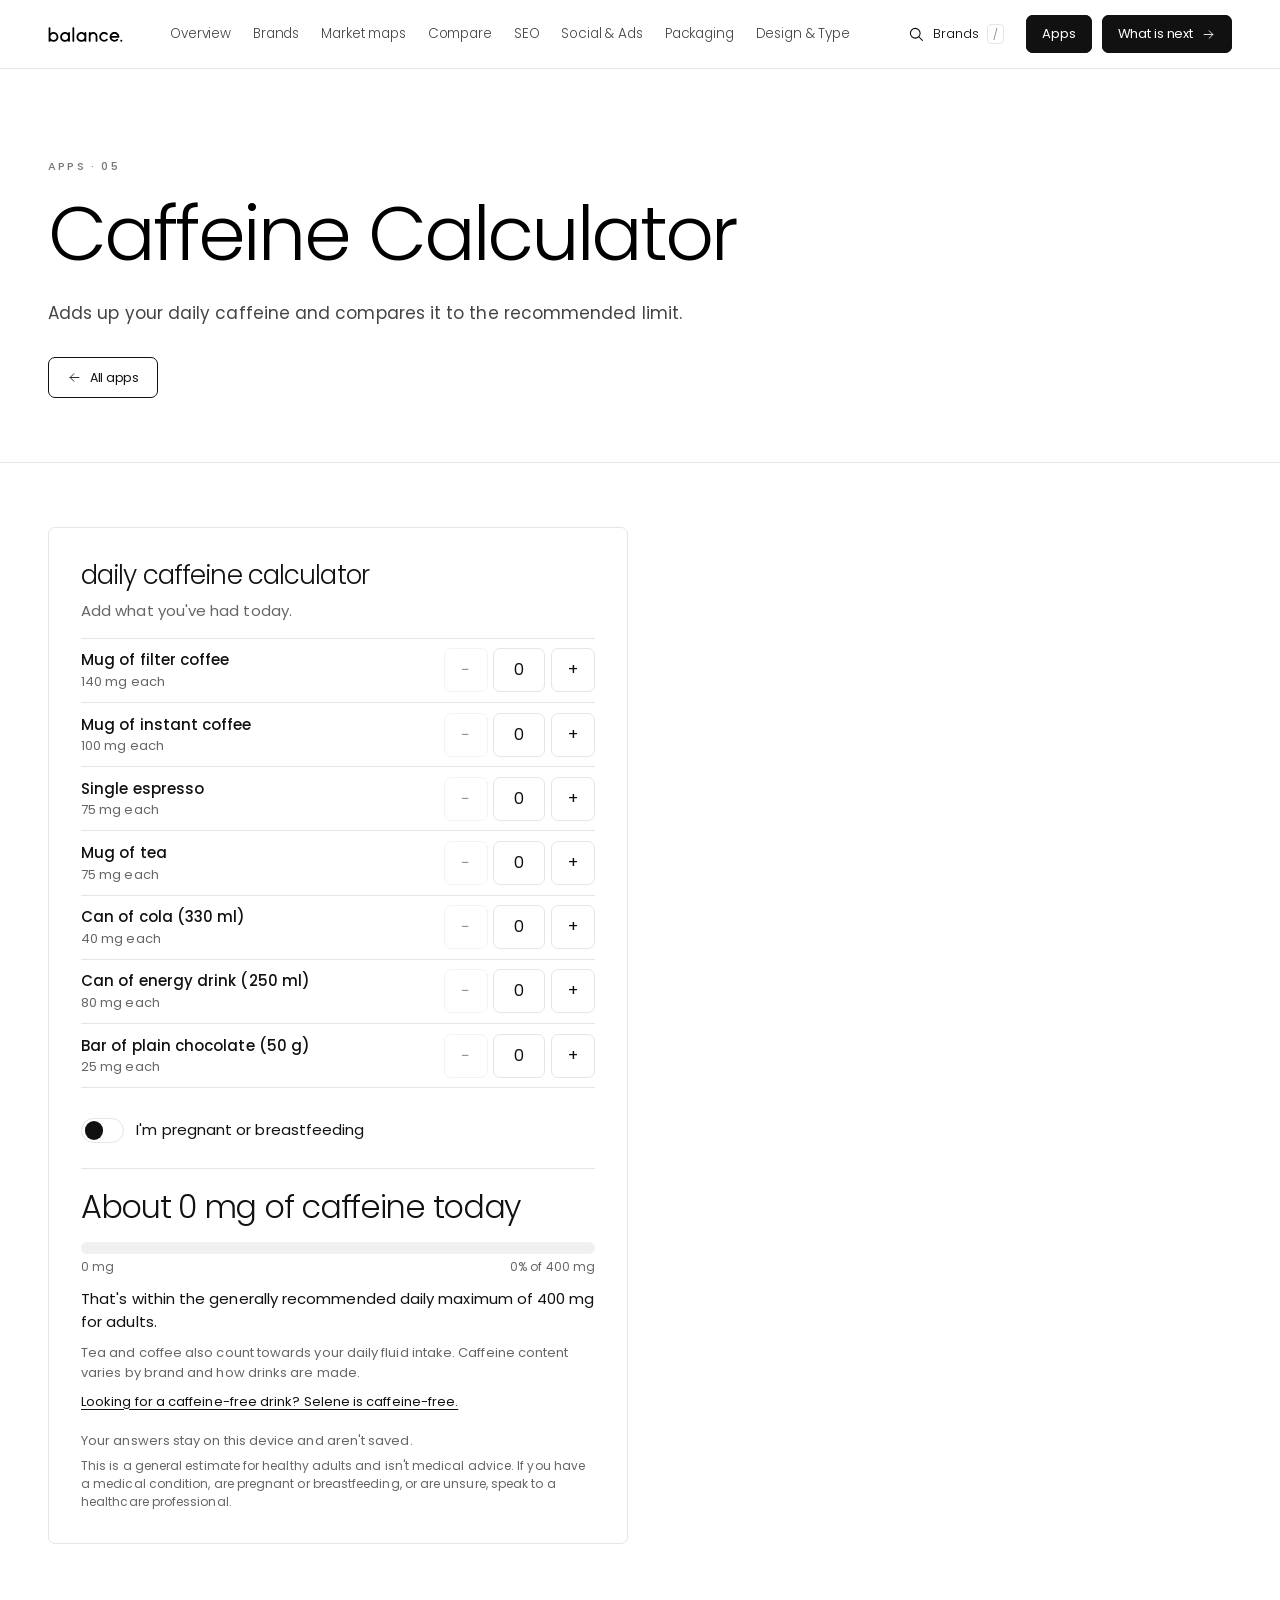
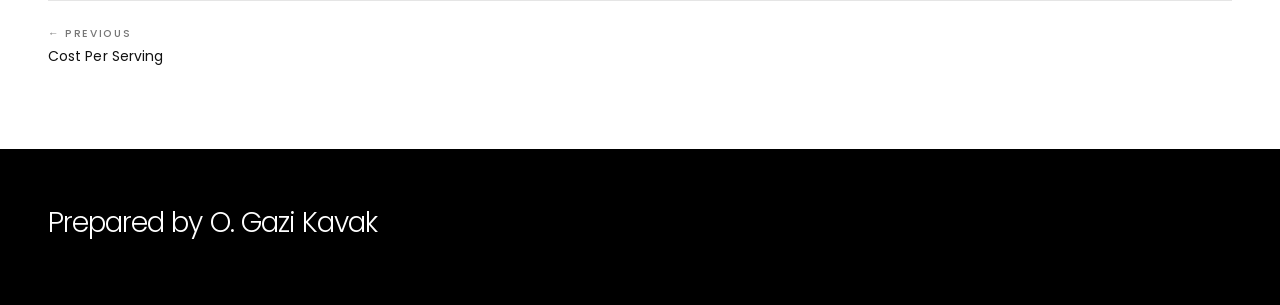
<file: app-caffeine-calculator.html>
<!doctype html>
<html lang="en">
<head>
<meta charset="utf-8">
<meta name="viewport" content="width=device-width, initial-scale=1">
<title>Caffeine Calculator · balance.</title>
<meta name="description" content="Adds up your daily caffeine and compares it to the recommended limit.">
<meta name="author" content="O. Gazi Kavak">
<meta name="robots" content="noindex,nofollow">
<meta name="theme-color" content="#000000">
<link rel="icon" href="data:image/svg+xml,%3Csvg xmlns='http://www.w3.org/2000/svg' viewBox='0 0 32 32'%3E%3Crect width='32' height='32' rx='7' fill='%23000'/%3E%3Ctext x='16' y='22' font-family='Poppins,Arial,sans-serif' font-size='17' font-weight='300' fill='%23fff' text-anchor='middle'%3Eb.%3C/text%3E%3C/svg%3E">
<link rel="preconnect" href="https://fonts.googleapis.com">
<link rel="preconnect" href="https://fonts.gstatic.com" crossorigin>
<link href="https://fonts.googleapis.com/css2?family=Inter+Tight:wght@300;400;500;600;700&family=JetBrains+Mono:wght@400;600&family=Fraunces:opsz,wght@9..144,300;9..144,400&family=Poppins:wght@300;400;500;600&family=Montserrat:wght@800&family=Inter:wght@300;400;700&family=Space+Mono:wght@700&family=Asul&family=Nunito+Sans:wght@400&family=Space+Grotesk:wght@400;600&family=Work+Sans:wght@400&family=Bebas+Neue&family=Figtree:wght@400;700&family=DM+Sans:wght@400&family=Archivo:wght@800&family=Outfit:wght@600&family=Arima:wght@700&display=swap" rel="stylesheet">
<link rel="stylesheet" href="site.css">
</head>
<body class="ap">
<div class="top"><div class="wrap">
  <a class="logo" href="index.html#/" aria-label="balance. Brand Radar"><svg class="blogo" viewBox="0 0 107 30" xmlns="http://www.w3.org/2000/svg" role="img" aria-label="balance."><g fill="currentColor"><path d="M14.84,18.46c0,3.85-3.13,6.98-6.98,6.98-1.68,0-3.22-.6-4.43-1.59v.31c0,.7-.57,1.28-1.28,1.28s-1.28-.57-1.28-1.28v-5.7h0V5.84c0-.7.57-1.27,1.28-1.27s1.28.57,1.28,1.27v7.23c1.2-.99,2.75-1.59,4.43-1.59,3.85,0,6.98,3.13,6.98,6.98ZM12.29,18.46c0-2.44-1.99-4.43-4.430-4.43s-4.42,1.98-4.43,4.42h0c0,2.45,1.99,4.43,4.43,4.43s4.43-1.99,4.43-4.43Z"/><path d="M31.34,18.46s0,0,0,0v5.69c0,.7-.57,1.28-1.28,1.28s-1.27-.57-1.27-1.28v-.31c-1.21.99-2.75,1.59-4.43,1.59-3.85,0-6.98-3.13-6.98-6.98s3.13-6.98,6.98-6.98c1.68,0,3.22.6,4.42,1.59v-.31c0-.7.57-1.28,1.28-1.28s1.28.57,1.28,1.28v5.69h0ZM28.79,18.45c0-2.44-1.99-4.42-4.42-4.42s-4.43,1.98-4.43,4.43,1.99,4.43,4.43,4.43,4.42-1.98,4.42-4.42h0Z"/><path d="M37.48,5.86v18.3c0,.71-.57,1.28-1.28,1.28s-1.28-.57-1.28-1.28V5.86c0-.7.57-1.28,1.28-1.28s1.28.57,1.28,1.28Z"/><path d="M54.73,18.46s0,0,0,0v5.69c0,.7-.57,1.28-1.27,1.28s-1.28-.57-1.28-1.28v-.31c-1.21.99-2.75,1.59-4.43,1.59-3.85,0-6.98-3.13-6.98-6.98s3.13-6.98,6.98-6.98c1.68,0,3.22.6,4.42,1.59v-.31c0-.7.57-1.28,1.28-1.28s1.28.57,1.28,1.28v5.69h0ZM52.18,18.45c0-2.44-1.99-4.42-4.42-4.42s-4.43,1.98-4.43,4.43,1.99,4.43,4.43,4.43,4.42-1.98,4.42-4.42h0Z"/><path d="M70.6,17.62v6.54c0,.7-.57,1.28-1.28,1.28s-1.27-.57-1.27-1.28v-6.54c0-1.98-1.61-3.59-3.59-3.59s-3.59,1.61-3.59,3.59v6.54c0,.71-.57,1.28-1.28,1.28s-1.280-.57-1.28-1.28v-11.4c0-.7.57-1.27,1.28-1.27s1.21.52,1.27,1.18c1.01-.74,2.25-1.18,3.6-1.18,3.39,0,6.14,2.75,6.14,6.14Z"/><path d="M85.08,23.39c-1.36,1.36-3.15,2.04-4.93,2.04s-3.57-.68-4.93-2.04c-2.72-2.72-2.72-7.15,0-9.87,1.32-1.32,3.07-2.04,4.93-2.04s3.62.73,4.93,2.05c.5.5.5,1.31,0,1.8-.5.5-1.31.5-1.8,0-.84-.84-1.95-1.3-3.13-1.3s-2.29.46-3.13,1.3c-1.73,1.73-1.73,4.53,0,6.26s4.53,1.73,6.26,0c.5-.5,1.3-.5,1.8,0s.5,1.31,0,1.8Z"/><path d="M101.96,18.46c0,.7-.57,1.28-1.27,1.28h-9.94c.2.68.57,1.32,1.11,1.85,1.73,1.73,4.53,1.73,6.26,0,.5-.5,1.3-.5,1.8,0,.5.5.5,1.3,0,1.8-1.36,1.36-3.15,2.04-4.93,2.04s-3.57-.68-4.93-2.04c-1.33-1.33-2.01-3.08-2.04-4.83,0-.03,0-.07,0-.1s0-.07,0-.1c.03-1.75.71-3.5,2.04-4.83,2.72-2.72,7.15-2.72,9.87,0,1.32,1.32,2.04,3.07,2.04,4.93ZM99.23,17.19c-.21-.69-.58-1.33-1.11-1.85-1.73-1.73-4.53-1.73-6.26,0-.54.54-.9,1.18-1.11,1.85h8.48Z"/><path d="M103.35,24.01c0-.76.62-1.380,1.38-1.38s1.38.62,1.38,1.38-.62,1.38-1.38,1.38-1.38-.62-1.38-1.38Z"/></g></svg></a>
  <nav class="menu" id="menu">
    <a href="index.html#/">Overview</a>
    <a href="index.html#/brands">Brands</a>
    <a href="index.html#/maps">Market maps</a>
    <a href="index.html#/compare">Compare</a>
    <a href="index.html#/seo">SEO</a>
    <a href="index.html#/social">Social &amp; Ads</a>
    <a href="index.html#/packaging">Packaging</a>
    <a href="index.html#/design">Design &amp; Type</a>
    <div class="mfoot"><a class="mfind mapps" href="apps.html">Apps</a><a class="mfind" href="seo-report.html">What is next<svg viewBox="0 0 24 24" fill="none" stroke="currentColor" stroke-width="1.4" stroke-linecap="round" stroke-linejoin="round" aria-hidden="true"><path d="M5 12h14M13 6l6 6-6 6"/></svg></a><p>Prepared by O. Gazi Kavak</p></div>
  </nav>
  <div class="tools">
    <button class="ib" id="findbtn" type="button" aria-label="Find a brand" aria-expanded="false" aria-controls="finder"><svg viewBox="0 0 24 24" fill="none" stroke="currentColor" stroke-width="1.4" stroke-linecap="round" aria-hidden="true"><circle cx="11" cy="11" r="6.5"/><path d="M16 16l4.5 4.5"/></svg><span class="lbl">Brands</span><kbd>/</kbd></button>
    <a class="apb" href="apps.html" aria-current="page">Apps</a>
    <a class="wn" href="seo-report.html">What is next<svg viewBox="0 0 24 24" fill="none" stroke="currentColor" stroke-width="1.4" stroke-linecap="round" stroke-linejoin="round" aria-hidden="true"><path d="M5 12h14M13 6l6 6-6 6"/></svg></a>
    <button class="ib burger" id="burger" type="button" aria-label="Open menu" aria-expanded="false" aria-controls="menu"><svg class="l" viewBox="0 0 24 24" fill="none" stroke="currentColor" stroke-width="1.4" stroke-linecap="round" aria-hidden="true"><path d="M4 7h16M4 12h16M4 17h16"/></svg><svg class="x" viewBox="0 0 24 24" fill="none" stroke="currentColor" stroke-width="1.4" stroke-linecap="round" aria-hidden="true"><path d="M6 6l12 12M18 6L6 18"/></svg></button>
  </div>
  <div class="finder" id="finder" role="dialog" aria-label="Find a brand" hidden>
    <div class="q"><svg viewBox="0 0 24 24" fill="none" stroke="currentColor" stroke-width="1.4" stroke-linecap="round" aria-hidden="true"><circle cx="11" cy="11" r="6.5"/><path d="M16 16l4.5 4.5"/></svg><input id="findq" type="search" placeholder="Find a brand" autocomplete="off" spellcheck="false" aria-label="Brand name"></div>
    <ul id="findlist"></ul>
  </div>
</div></div>
<main>
<header class="hero"><div class="wrap">
  <div class="eyebrow">Apps · 05</div>
  <h1 style="margin-top:18px">Caffeine Calculator</h1>
  <p class="lead" style="margin-top:24px">Adds up your daily caffeine and compares it to the recommended limit.</p>
  <div class="appnav"><a class="btn" href="apps.html"><svg viewBox="0 0 24 24" fill="none" stroke="currentColor" stroke-width="1.4" stroke-linecap="round" stroke-linejoin="round" aria-hidden="true"><path d="M19 12H5M11 6l-6 6 6 6"/></svg>All apps</a></div>
</div></header>
<section><div class="wrap">
  <div class="apptool">
<!-- balance. — Tool 5: Daily Caffeine Calculator (paste into a Shopify "Custom Liquid" section) -->
<div class="bal-caf-card" id="bal-caf-root">
  <h2 class="bal-caf-title">daily caffeine calculator</h2>
  <p class="bal-caf-intro">Add what you've had today.</p>

  <ul class="bal-caf-list" id="bal-caf-list"></ul>

  <div class="bal-caf-toggle">
    <input class="bal-caf-switch" type="checkbox" id="bal-caf-preg" role="switch">
    <label for="bal-caf-preg">I'm pregnant or breastfeeding</label>
  </div>

  <div class="bal-caf-results" id="bal-caf-results" aria-live="polite"></div>

  <p class="bal-caf-privacy">Your answers stay on this device and aren't saved.</p>
  <p class="bal-caf-disclaimer">This is a general estimate for healthy adults and isn't medical advice. If you have a medical condition, are pregnant or breastfeeding, or are unsure, speak to a healthcare professional.</p>
</div>

<style>
.bal-caf-card{box-sizing:border-box;font-family:Poppins,sans-serif;font-size:max(1rem,16px);line-height:1.5;color:#111111;background:#FFFFFF;border:1px solid #E5E5E5;border-radius:7px;padding:2em;max-width:40em;margin:0 auto;text-align:left}
.bal-caf-card *,.bal-caf-card *::before,.bal-caf-card *::after{box-sizing:border-box}
.bal-caf-title{font-family:Poppins,sans-serif;font-size:1.625em;font-weight:300;line-height:1.2;letter-spacing:-.034em;color:#111111;margin:0 0 .35em}
.bal-caf-intro{font-size:.9375em;color:#666666;margin:0 0 1em}
.bal-caf-list{list-style:none;margin:0 0 1.25em;padding:0;border-top:1px solid #E5E5E5}
.bal-caf-row{display:grid;grid-template-columns:minmax(0,1fr) auto;align-items:center;gap:.5em .75em;padding:.6em 0;border-bottom:1px solid #E5E5E5}
.bal-caf-name{font-size:.9375em;font-weight:500;color:#111111;display:block}
.bal-caf-mg{display:block;font-size:.8125em;font-weight:400;color:#666666}
.bal-caf-counter{display:grid;grid-template-columns:2.75em 3.25em 2.75em;gap:.35em;align-items:center}
.bal-caf-step{min-height:2.75em;min-width:0;width:100%;font:inherit;font-size:1em;line-height:1;color:#111111;background:#FFFFFF;border:1px solid #E5E5E5;border-radius:7px;cursor:pointer}
.bal-caf-step:hover{border-color:#111111}
.bal-caf-step:disabled{opacity:.45;cursor:default;border-color:#E5E5E5}
.bal-caf-input{width:100%;min-height:2.75em;padding:.25em;font:inherit;font-size:1em;text-align:center;color:#111111;background:#FFFFFF;border:1px solid #E5E5E5;border-radius:7px;-moz-appearance:textfield;appearance:textfield}
.bal-caf-input::-webkit-outer-spin-button,.bal-caf-input::-webkit-inner-spin-button{-webkit-appearance:none;margin:0}
.bal-caf-input[aria-invalid="true"]{border-color:#111111}
.bal-caf-msg{grid-column:1/-1;font-size:.8125em;color:#666666;margin:0}
.bal-caf-msg:empty{display:none}
.bal-caf-toggle{display:flex;align-items:center;gap:.75em;min-height:2.75em;margin:0 0 .25em}
.bal-caf-toggle label{flex:1;display:flex;align-items:center;min-height:2.95em;font-size:.9375em;cursor:pointer}
.bal-caf-switch{-webkit-appearance:none;appearance:none;position:relative;flex:none;width:3.25em;height:1.875em;margin:0;background:#FFFFFF;border:1px solid #E5E5E5;border-radius:999px;cursor:pointer;transition:background .2s ease}
.bal-caf-switch::after{content:"";position:absolute;top:.1875em;left:.1875em;width:1.375em;height:1.375em;border-radius:50%;background:#111111;transition:transform .2s ease}
.bal-caf-switch:checked{background:#111111;border-color:#111111}
.bal-caf-switch:checked::after{background:#FFFFFF;transform:translateX(1.25em)}
.bal-caf-step:focus-visible,.bal-caf-input:focus-visible,.bal-caf-switch:focus-visible,.bal-caf-link:focus-visible{outline:2px solid #111111;outline-offset:2px}
.bal-caf-results{margin-top:1em;padding-top:1.25em;border-top:1px solid #E5E5E5}
.bal-caf-big{font-size:2em;font-weight:300;line-height:1.15;letter-spacing:-.04em;margin:0 0 .5em;color:#111111}
.bal-caf-track{position:relative;height:.75em;background:#F0F0F0;border-radius:999px;overflow:hidden}
.bal-caf-fill{height:100%;background:#111111;border-radius:999px;transition:width .3s ease}
.bal-caf-fill.bal-caf-over{background:#444444}
.bal-caf-scale{display:flex;justify-content:space-between;font-size:.75em;color:#666666;margin:.35em 0 0;font-variant-numeric:tabular-nums}
.bal-caf-line{font-size:.9375em;margin:.8em 0 0;color:#111111}
.bal-caf-note{font-size:.8125em;color:#666666;margin:.75em 0 0}
.bal-caf-link{color:#111111;text-decoration:underline;text-underline-offset:.2em}
.bal-caf-privacy{font-size:.8125em;color:#666666;margin:1.5em 0 .5em}
.bal-caf-disclaimer{font-size:.75em;line-height:1.5;color:#666666;margin:0}
@media (max-width:30em){.bal-caf-card{padding:1.25em 1em}.bal-caf-big{font-size:1.625em}.bal-caf-counter{grid-template-columns:2.75em 2.75em 2.75em} }
@media (prefers-reduced-motion:reduce){.bal-caf-card *{transition:none!important;animation:none!important} }
</style>

<script>
(function () {
  /* ===================== CONFIG — edit these values ===================== */
  var CONFIG = {
    // Typical UK averages (mg of caffeine per item) — edit as needed.
    DRINKS: [
      { label: "Mug of filter coffee", mg: 140 },
      { label: "Mug of instant coffee", mg: 100 },
      { label: "Single espresso", mg: 75 },
      { label: "Mug of tea", mg: 75 },
      { label: "Can of cola (330 ml)", mg: 40 },
      { label: "Can of energy drink (250 ml)", mg: 80 },
      { label: "Bar of plain chocolate (50 g)", mg: 25 }
    ],
    MAX_PER_ITEM: 10,
    DAILY_LIMIT_MG: 400,
    PREGNANCY_LIMIT_MG: 200,
    SHOW_SELENE_LINE: true,
    SELENE_URL: "/products/selene"
  };
  /* ====================================================================== */

  var root = document.getElementById("bal-caf-root");
  if (!root) return;
  var list = document.getElementById("bal-caf-list");
  var preg = document.getElementById("bal-caf-preg");
  var results = document.getElementById("bal-caf-results");
  var esc = function (s) {
    return String(s).replace(/[&<>"]/g, function (c) {
      return { "&": "&amp;", "<": "&lt;", ">": "&gt;", '"': "&quot;" }[c];
    });
  };

  list.innerHTML = CONFIG.DRINKS.map(function (d, i) {
    var id = "bal-caf-item-" + i;
    return '<li class="bal-caf-row">' +
      '<label for="' + id + '"><span class="bal-caf-name">' + esc(d.label) + '</span><span class="bal-caf-mg">' + d.mg + " mg each</span></label>" +
      '<div class="bal-caf-counter">' +
      '<button type="button" class="bal-caf-step" data-i="' + i + '" data-delta="-1" aria-label="Remove one: ' + esc(d.label) + '">&#8722;</button>' +
      '<input class="bal-caf-input" id="' + id + '" type="number" inputmode="numeric" min="0" max="' + CONFIG.MAX_PER_ITEM + '" step="1" value="0" aria-describedby="' + id + '-msg">' +
      '<button type="button" class="bal-caf-step" data-i="' + i + '" data-delta="1" aria-label="Add one: ' + esc(d.label) + '">+</button>' +
      "</div>" +
      '<p class="bal-caf-msg" id="' + id + '-msg"></p>' +
      "</li>";
  }).join("");

  function readCount(i) {
    var input = document.getElementById("bal-caf-item-" + i);
    var msg = document.getElementById("bal-caf-item-" + i + "-msg");
    var raw = input.value.trim(), text = "", value = 0;
    if (raw !== "") {
      var n = Number(raw);
      if (!isFinite(n)) text = "Please enter a number.";
      else if (n < 0) text = "This can't be negative.";
      else if (n > CONFIG.MAX_PER_ITEM) text = "Please enter up to " + CONFIG.MAX_PER_ITEM + ".";
      else if (Math.round(n) !== n) text = "Please use whole numbers.";
      else value = n;
    }
    msg.textContent = text;
    input.setAttribute("aria-invalid", text ? "true" : "false");
    root.querySelector('.bal-caf-step[data-i="' + i + '"][data-delta="-1"]').disabled = value <= 0;
    root.querySelector('.bal-caf-step[data-i="' + i + '"][data-delta="1"]').disabled = value >= CONFIG.MAX_PER_ITEM;
    return text ? null : value;
  }

  function update() {
    var totalMg = 0, invalid = false;
    CONFIG.DRINKS.forEach(function (d, i) {
      var c = readCount(i);
      if (c === null) invalid = true; else totalMg += c * d.mg;
    });
    if (invalid) { results.innerHTML = '<p class="bal-caf-line">Please check the highlighted amounts above.</p>'; return; }

    var limit = preg.checked ? CONFIG.PREGNANCY_LIMIT_MG : CONFIG.DAILY_LIMIT_MG;
    var percentOfLimit = totalMg / limit * 100;
    var over = totalMg > limit;

    results.innerHTML =
      '<p class="bal-caf-big">About ' + totalMg + " mg of caffeine today</p>" +
      '<div class="bal-caf-track" role="progressbar" aria-label="Caffeine against the daily maximum" aria-valuemin="0" aria-valuemax="' + limit +
      '" aria-valuenow="' + Math.min(totalMg, limit) + '" aria-valuetext="' + totalMg + " mg of " + limit + ' mg">' +
      '<div class="bal-caf-fill' + (over ? " bal-caf-over" : "") + '" style="width:' + Math.min(100, percentOfLimit).toFixed(1) + '%"></div></div>' +
      '<div class="bal-caf-scale" aria-hidden="true"><span>0 mg</span><span>' + Math.round(percentOfLimit) + "% of " + limit + " mg</span></div>" +
      '<p class="bal-caf-line">' + (over
        ? "That's above the generally recommended daily maximum of " + limit + " mg for adults."
        : "That's within the generally recommended daily maximum of " + limit + " mg for adults.") + "</p>" +
      '<p class="bal-caf-note">Tea and coffee also count towards your daily fluid intake. Caffeine content varies by brand and how drinks are made.</p>' +
      (CONFIG.SHOW_SELENE_LINE
        ? '<p class="bal-caf-note"><a class="bal-caf-link" href="' + CONFIG.SELENE_URL + '">Looking for a caffeine-free drink? Selene is caffeine-free.</a></p>'
        : "");
  }

  root.addEventListener("click", function (e) {
    var btn = e.target.closest(".bal-caf-step");
    if (!btn || btn.disabled) return;
    var input = document.getElementById("bal-caf-item-" + btn.getAttribute("data-i"));
    var current = Number(input.value);
    if (!isFinite(current) || input.value.trim() === "") current = 0;
    input.value = Math.min(CONFIG.MAX_PER_ITEM, Math.max(0, Math.round(current) + Number(btn.getAttribute("data-delta"))));
    update();
  });
  list.addEventListener("input", update);
  preg.addEventListener("change", update);
  update();
})();
</script>

  </div>
  <nav class="apppager" aria-label="Other apps"><a href="app-cost-per-serving.html"><small>← Previous</small><span>Cost Per Serving</span></a></nav>
</div></section>
</main>
<footer class="foot"><div class="wrap">
  <p class="credit" style="margin-top:0">Prepared by O. Gazi Kavak</p>
</div></footer>
<script>
const BRANDS=[{"id": "selene", "name": "balance. Selene", "short": "Selene", "accent": "#1C2235", "note": "Reference"}, {"id": "ab", "name": "Ancient + Brave", "short": "A+B", "accent": "#535F4A", "note": "£1.07/serving"}, {"id": "artah", "name": "ARTAH", "short": "ARTAH", "accent": "#000000", "note": "£1.07/serving"}, {"id": "drvegan", "name": "DR.VEGAN", "short": "DR.VEGAN", "accent": "#C2185B", "note": "£1.33/serving"}, {"id": "freesoul", "name": "Free Soul", "short": "Free Soul", "accent": "#39000B", "note": "£1.08/serving"}, {"id": "heights", "name": "Heights", "short": "Heights", "accent": "#010071", "note": "£1.21/serving"}, {"id": "humantra", "name": "Humantra", "short": "Humantra", "accent": "#75DFE3", "note": "£1.40/serving"}, {"id": "innermost", "name": "Innermost", "short": "Innermost", "accent": "#BFE0E6", "note": "£1.10/serving"}, {"id": "liquidiv", "name": "Liquid I.V.", "short": "Liquid I.V.", "accent": "#1B75BB", "note": "£1.27/serving"}, {"id": "lmnt", "name": "LMNT", "short": "LMNT", "accent": "#FFF200", "note": "£1.27/serving"}, {"id": "pfh", "name": "Precision Fuel & Hydration", "short": "PF&H", "accent": "#6A2C91", "note": "£0.90/serving"}, {"id": "punchy", "name": "Punchy", "short": "Punchy", "accent": "#D1E2A9", "note": "£1.35/serving"}, {"id": "puresport", "name": "Puresport", "short": "Puresport", "accent": "#E8476A", "note": "£1.10/serving"}, {"id": "sis", "name": "Science in Sport (SiS)", "short": "SiS", "accent": "#E6007E", "note": "£0.38/serving"}, {"id": "spacegoods", "name": "Spacegoods", "short": "Spacegoods", "accent": "#8E7BD6", "note": "£2.00/serving"}, {"id": "styrkr", "name": "STYRKR", "short": "STYRKR", "accent": "#1D1D1B", "note": "£1.00/serving"}, {"id": "sult", "name": "SULT", "short": "SULT", "accent": "#CDFF00", "note": "£1.19/serving"}, {"id": "veloforte", "name": "Veloforte", "short": "Veloforte", "accent": "#F28C28", "note": "£2.08/serving"}, {"id": "zooki", "name": "Zooki", "short": "Zooki", "accent": "#D85418", "note": "£2.14/serving"}];
const esc=s=>String(s).replace(/[&<>"]/g,c=>({"&":"&amp;","<":"&lt;",">":"&gt;",'"':"&quot;"}[c]));
const TOP=document.querySelector(".top"), burger=document.getElementById("burger");
const finder=document.getElementById("finder"), findbtn=document.getElementById("findbtn"), findq=document.getElementById("findq"), findlist=document.getElementById("findlist");
let act=0;
function renderFind(){
  const q=findq.value.trim().toLowerCase();
  const hits=BRANDS.filter(b=>!q||b.name.toLowerCase().includes(q)||b.short.toLowerCase().includes(q));
  act=Math.min(act,Math.max(0,hits.length-1));
  findlist.innerHTML=hits.length?hits.map((b,i)=>`<li><a href="index.html#/brand/${b.id}" class="${i===act?"act":""}"><i style="background:${b.accent}"></i><span>${esc(b.name)}</span><small>${b.note}</small></a></li>`).join(""):`<li class="empty">No brand matches “${esc(findq.value)}”.</li>`;
}
function setMenu(open){TOP.classList.toggle("open",open); document.body.classList.toggle("lock",open); burger.setAttribute("aria-expanded",open); burger.setAttribute("aria-label",open?"Close menu":"Open menu"); if(open) setFinder(false);}
function setFinder(open){finder.hidden=!open; findbtn.setAttribute("aria-expanded",open); if(open){setMenu(false); findq.value=""; act=0; renderFind(); setTimeout(()=>findq.focus(),0);}}
burger.addEventListener("click",()=>setMenu(!TOP.classList.contains("open")));
findbtn.addEventListener("click",()=>setFinder(finder.hidden));
findq.addEventListener("input",()=>{act=0; renderFind();});
findq.addEventListener("keydown",e=>{
  const items=findlist.querySelectorAll("a");
  if(e.key==="ArrowDown"||e.key==="ArrowUp"){e.preventDefault(); act=(act+(e.key==="ArrowDown"?1:-1)+items.length)%Math.max(1,items.length); renderFind(); const a=findlist.querySelectorAll("a")[act]; a&&a.scrollIntoView({block:"nearest"});}
  else if(e.key==="Enter"&&items[act]){e.preventDefault(); location.href=items[act].getAttribute("href");}
});
document.addEventListener("keydown",e=>{
  if(e.key==="Escape"){if(!finder.hidden){setFinder(false); findbtn.focus();} setMenu(false);}
  else if(e.key==="/"&&finder.hidden&&!/INPUT|TEXTAREA|SELECT/.test(document.activeElement.tagName)){e.preventDefault(); setFinder(true);}
});
document.addEventListener("click",e=>{if(!TOP.contains(e.target)){setFinder(false); setMenu(false);}});
document.getElementById("menu").addEventListener("click",e=>{if(e.target.closest("a")) setMenu(false);});
document.querySelectorAll(".toc2 a").forEach(a=>a.addEventListener("click",e=>{const el=document.querySelector(a.getAttribute("href")); if(el){e.preventDefault(); el.scrollIntoView({behavior:"smooth"}); history.replaceState(null,"",a.getAttribute("href"));}}));
</script>
</body>
</html>
</file>
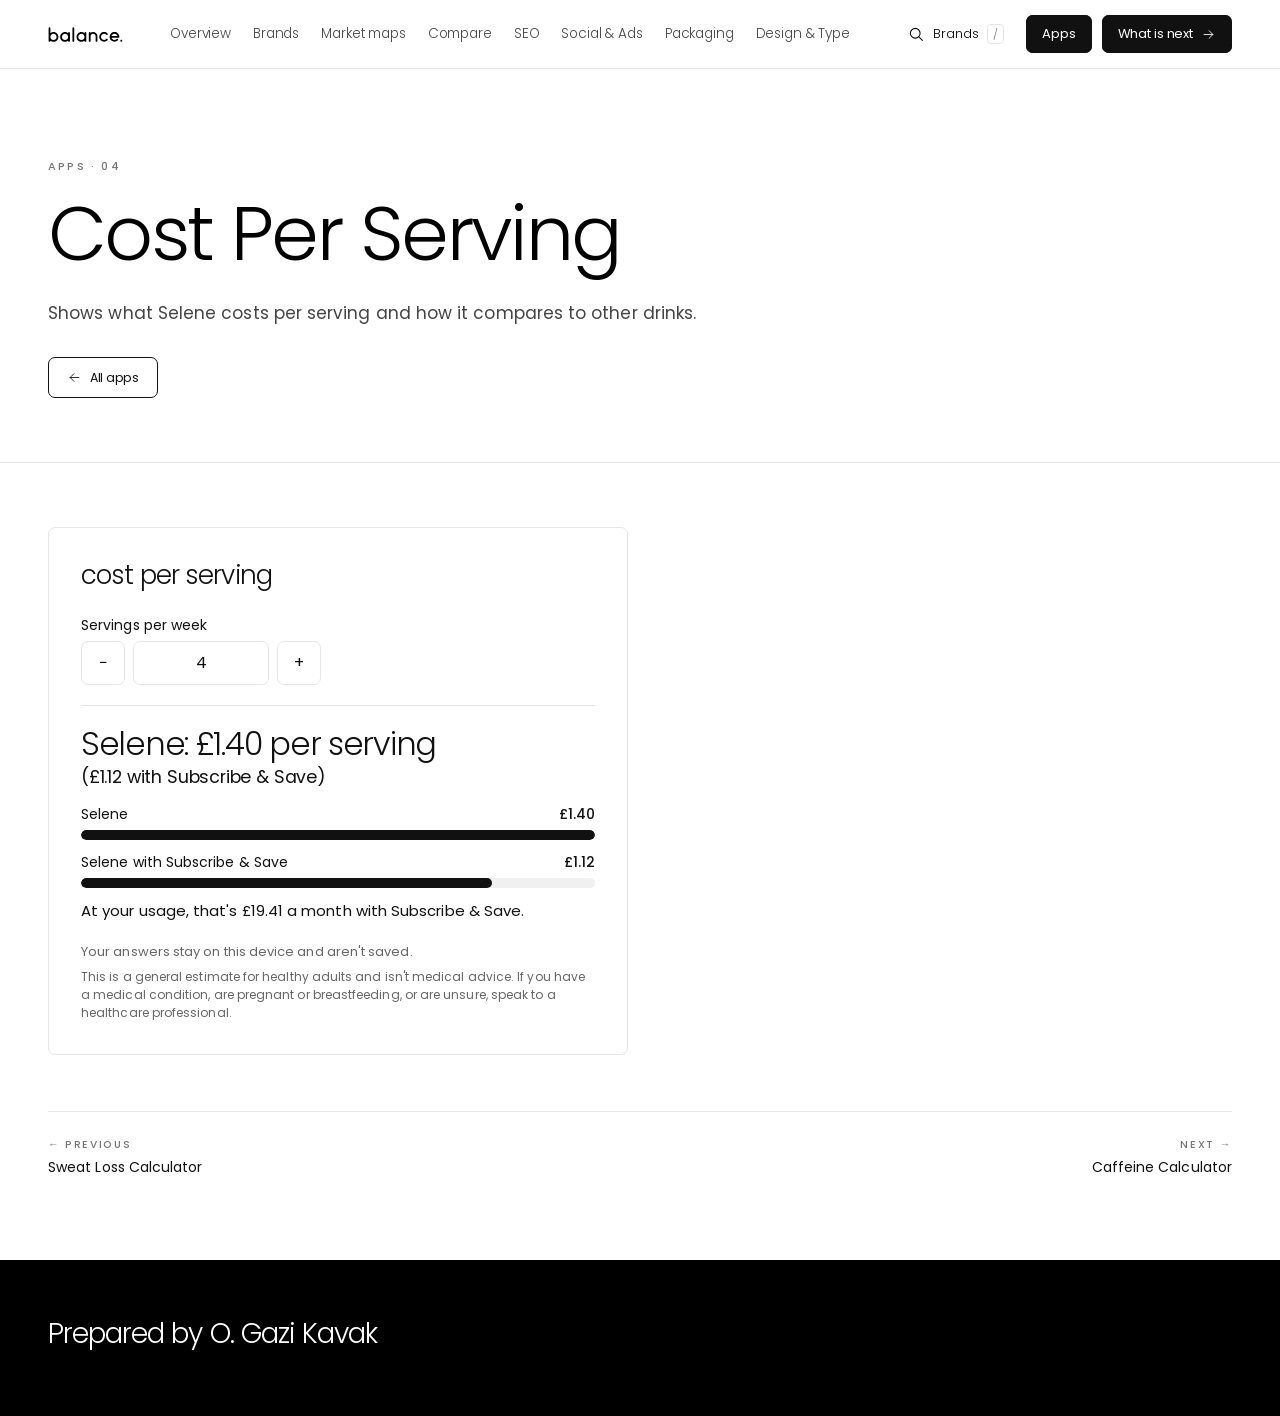
<file: app-cost-per-serving.html>
<!doctype html>
<html lang="en">
<head>
<meta charset="utf-8">
<meta name="viewport" content="width=device-width, initial-scale=1">
<title>Cost Per Serving · balance.</title>
<meta name="description" content="Shows what Selene costs per serving and how it compares to other drinks.">
<meta name="author" content="O. Gazi Kavak">
<meta name="robots" content="noindex,nofollow">
<meta name="theme-color" content="#000000">
<link rel="icon" href="data:image/svg+xml,%3Csvg xmlns='http://www.w3.org/2000/svg' viewBox='0 0 32 32'%3E%3Crect width='32' height='32' rx='7' fill='%23000'/%3E%3Ctext x='16' y='22' font-family='Poppins,Arial,sans-serif' font-size='17' font-weight='300' fill='%23fff' text-anchor='middle'%3Eb.%3C/text%3E%3C/svg%3E">
<link rel="preconnect" href="https://fonts.googleapis.com">
<link rel="preconnect" href="https://fonts.gstatic.com" crossorigin>
<link href="https://fonts.googleapis.com/css2?family=Inter+Tight:wght@300;400;500;600;700&family=JetBrains+Mono:wght@400;600&family=Fraunces:opsz,wght@9..144,300;9..144,400&family=Poppins:wght@300;400;500;600&family=Montserrat:wght@800&family=Inter:wght@300;400;700&family=Space+Mono:wght@700&family=Asul&family=Nunito+Sans:wght@400&family=Space+Grotesk:wght@400;600&family=Work+Sans:wght@400&family=Bebas+Neue&family=Figtree:wght@400;700&family=DM+Sans:wght@400&family=Archivo:wght@800&family=Outfit:wght@600&family=Arima:wght@700&display=swap" rel="stylesheet">
<link rel="stylesheet" href="site.css">
</head>
<body class="ap">
<div class="top"><div class="wrap">
  <a class="logo" href="index.html#/" aria-label="balance. Brand Radar"><svg class="blogo" viewBox="0 0 107 30" xmlns="http://www.w3.org/2000/svg" role="img" aria-label="balance."><g fill="currentColor"><path d="M14.84,18.46c0,3.85-3.13,6.98-6.98,6.98-1.68,0-3.22-.6-4.43-1.59v.31c0,.7-.57,1.28-1.28,1.28s-1.28-.57-1.28-1.28v-5.7h0V5.84c0-.7.57-1.27,1.28-1.27s1.28.57,1.28,1.27v7.23c1.2-.99,2.75-1.59,4.43-1.59,3.85,0,6.98,3.13,6.98,6.98ZM12.29,18.46c0-2.44-1.99-4.43-4.430-4.43s-4.42,1.98-4.43,4.42h0c0,2.45,1.99,4.43,4.43,4.43s4.43-1.99,4.43-4.43Z"/><path d="M31.34,18.46s0,0,0,0v5.69c0,.7-.57,1.28-1.28,1.28s-1.27-.57-1.27-1.28v-.31c-1.21.99-2.75,1.59-4.43,1.59-3.85,0-6.98-3.13-6.98-6.98s3.13-6.98,6.98-6.98c1.68,0,3.22.6,4.42,1.59v-.31c0-.7.57-1.28,1.28-1.28s1.28.57,1.28,1.28v5.69h0ZM28.79,18.45c0-2.44-1.99-4.42-4.42-4.42s-4.43,1.98-4.43,4.43,1.99,4.43,4.43,4.43,4.42-1.98,4.42-4.42h0Z"/><path d="M37.48,5.86v18.3c0,.71-.57,1.28-1.28,1.28s-1.28-.57-1.28-1.28V5.86c0-.7.57-1.28,1.28-1.28s1.28.57,1.28,1.28Z"/><path d="M54.73,18.46s0,0,0,0v5.69c0,.7-.57,1.28-1.27,1.28s-1.28-.57-1.28-1.28v-.31c-1.21.99-2.75,1.59-4.43,1.59-3.85,0-6.98-3.13-6.98-6.98s3.13-6.98,6.98-6.98c1.68,0,3.22.6,4.42,1.59v-.31c0-.7.57-1.28,1.28-1.28s1.28.57,1.28,1.28v5.69h0ZM52.18,18.45c0-2.44-1.99-4.42-4.42-4.42s-4.43,1.98-4.43,4.43,1.99,4.43,4.43,4.43,4.42-1.98,4.42-4.42h0Z"/><path d="M70.6,17.62v6.54c0,.7-.57,1.28-1.28,1.28s-1.27-.57-1.27-1.28v-6.54c0-1.98-1.61-3.59-3.59-3.59s-3.59,1.61-3.59,3.59v6.54c0,.71-.57,1.28-1.28,1.28s-1.280-.57-1.28-1.28v-11.4c0-.7.57-1.27,1.28-1.27s1.21.52,1.27,1.18c1.01-.74,2.25-1.18,3.6-1.18,3.39,0,6.14,2.75,6.14,6.14Z"/><path d="M85.08,23.39c-1.36,1.36-3.15,2.04-4.93,2.04s-3.57-.68-4.93-2.04c-2.72-2.72-2.72-7.15,0-9.87,1.32-1.32,3.07-2.04,4.93-2.04s3.62.73,4.93,2.05c.5.5.5,1.31,0,1.8-.5.5-1.31.5-1.8,0-.84-.84-1.95-1.3-3.13-1.3s-2.29.46-3.13,1.3c-1.73,1.73-1.73,4.53,0,6.26s4.53,1.73,6.26,0c.5-.5,1.3-.5,1.8,0s.5,1.31,0,1.8Z"/><path d="M101.96,18.46c0,.7-.57,1.28-1.27,1.28h-9.94c.2.68.57,1.32,1.11,1.85,1.73,1.73,4.53,1.73,6.26,0,.5-.5,1.3-.5,1.8,0,.5.5.5,1.3,0,1.8-1.36,1.36-3.15,2.04-4.93,2.04s-3.57-.68-4.93-2.04c-1.33-1.33-2.01-3.08-2.04-4.83,0-.03,0-.07,0-.1s0-.07,0-.1c.03-1.75.71-3.5,2.04-4.83,2.72-2.72,7.15-2.72,9.87,0,1.32,1.32,2.04,3.07,2.04,4.93ZM99.23,17.19c-.21-.69-.58-1.33-1.11-1.85-1.73-1.73-4.53-1.73-6.26,0-.54.54-.9,1.18-1.11,1.85h8.48Z"/><path d="M103.35,24.01c0-.76.62-1.380,1.38-1.38s1.38.62,1.38,1.38-.62,1.38-1.38,1.38-1.38-.62-1.38-1.38Z"/></g></svg></a>
  <nav class="menu" id="menu">
    <a href="index.html#/">Overview</a>
    <a href="index.html#/brands">Brands</a>
    <a href="index.html#/maps">Market maps</a>
    <a href="index.html#/compare">Compare</a>
    <a href="index.html#/seo">SEO</a>
    <a href="index.html#/social">Social &amp; Ads</a>
    <a href="index.html#/packaging">Packaging</a>
    <a href="index.html#/design">Design &amp; Type</a>
    <div class="mfoot"><a class="mfind mapps" href="apps.html">Apps</a><a class="mfind" href="seo-report.html">What is next<svg viewBox="0 0 24 24" fill="none" stroke="currentColor" stroke-width="1.4" stroke-linecap="round" stroke-linejoin="round" aria-hidden="true"><path d="M5 12h14M13 6l6 6-6 6"/></svg></a><p>Prepared by O. Gazi Kavak</p></div>
  </nav>
  <div class="tools">
    <button class="ib" id="findbtn" type="button" aria-label="Find a brand" aria-expanded="false" aria-controls="finder"><svg viewBox="0 0 24 24" fill="none" stroke="currentColor" stroke-width="1.4" stroke-linecap="round" aria-hidden="true"><circle cx="11" cy="11" r="6.5"/><path d="M16 16l4.5 4.5"/></svg><span class="lbl">Brands</span><kbd>/</kbd></button>
    <a class="apb" href="apps.html" aria-current="page">Apps</a>
    <a class="wn" href="seo-report.html">What is next<svg viewBox="0 0 24 24" fill="none" stroke="currentColor" stroke-width="1.4" stroke-linecap="round" stroke-linejoin="round" aria-hidden="true"><path d="M5 12h14M13 6l6 6-6 6"/></svg></a>
    <button class="ib burger" id="burger" type="button" aria-label="Open menu" aria-expanded="false" aria-controls="menu"><svg class="l" viewBox="0 0 24 24" fill="none" stroke="currentColor" stroke-width="1.4" stroke-linecap="round" aria-hidden="true"><path d="M4 7h16M4 12h16M4 17h16"/></svg><svg class="x" viewBox="0 0 24 24" fill="none" stroke="currentColor" stroke-width="1.4" stroke-linecap="round" aria-hidden="true"><path d="M6 6l12 12M18 6L6 18"/></svg></button>
  </div>
  <div class="finder" id="finder" role="dialog" aria-label="Find a brand" hidden>
    <div class="q"><svg viewBox="0 0 24 24" fill="none" stroke="currentColor" stroke-width="1.4" stroke-linecap="round" aria-hidden="true"><circle cx="11" cy="11" r="6.5"/><path d="M16 16l4.5 4.5"/></svg><input id="findq" type="search" placeholder="Find a brand" autocomplete="off" spellcheck="false" aria-label="Brand name"></div>
    <ul id="findlist"></ul>
  </div>
</div></div>
<main>
<header class="hero"><div class="wrap">
  <div class="eyebrow">Apps · 04</div>
  <h1 style="margin-top:18px">Cost Per Serving</h1>
  <p class="lead" style="margin-top:24px">Shows what Selene costs per serving and how it compares to other drinks.</p>
  <div class="appnav"><a class="btn" href="apps.html"><svg viewBox="0 0 24 24" fill="none" stroke="currentColor" stroke-width="1.4" stroke-linecap="round" stroke-linejoin="round" aria-hidden="true"><path d="M19 12H5M11 6l-6 6 6 6"/></svg>All apps</a></div>
</div></header>
<section><div class="wrap">
  <div class="apptool">
<!-- balance. — Tool 4: Cost Per Serving (paste into a Shopify "Custom Liquid" section) -->
<div class="bal-cost-card" id="bal-cost-root">
  <h2 class="bal-cost-title">cost per serving</h2>

  <div class="bal-cost-field">
    <label class="bal-cost-label" for="bal-cost-servings">Servings per week</label>
    <div class="bal-cost-stepper">
      <button type="button" class="bal-cost-step" data-delta="-1" aria-label="Fewer servings per week">&#8722;</button>
      <input class="bal-cost-input" id="bal-cost-servings" type="number" inputmode="numeric" min="1" step="1" value="4" aria-describedby="bal-cost-msg">
      <button type="button" class="bal-cost-step" data-delta="1" aria-label="More servings per week">+</button>
    </div>
    <p class="bal-cost-msg" id="bal-cost-msg"></p>
  </div>

  <div class="bal-cost-results" id="bal-cost-results" aria-live="polite"></div>

  <p class="bal-cost-privacy">Your answers stay on this device and aren't saved.</p>
  <p class="bal-cost-disclaimer">This is a general estimate for healthy adults and isn't medical advice. If you have a medical condition, are pregnant or breastfeeding, or are unsure, speak to a healthcare professional.</p>
</div>

<style>
.bal-cost-card{box-sizing:border-box;font-family:Poppins,sans-serif;font-size:max(1rem,16px);line-height:1.5;color:#111111;background:#FFFFFF;border:1px solid #E5E5E5;border-radius:7px;padding:2em;max-width:40em;margin:0 auto;text-align:left}
.bal-cost-card *,.bal-cost-card *::before,.bal-cost-card *::after{box-sizing:border-box}
.bal-cost-title{font-family:Poppins,sans-serif;font-size:1.625em;font-weight:300;line-height:1.2;letter-spacing:-.034em;color:#111111;margin:0 0 .9em}
.bal-cost-field{margin:0 0 1em}
.bal-cost-label{display:block;font-size:.875em;font-weight:400;margin:0 0 .4em;color:#111111}
.bal-cost-stepper{display:grid;grid-template-columns:2.75em minmax(0,1fr) 2.75em;gap:.5em;max-width:15em}
.bal-cost-step{min-height:2.75em;min-width:0;width:100%;font:inherit;font-size:1em;line-height:1;color:#111111;background:#FFFFFF;border:1px solid #E5E5E5;border-radius:7px;cursor:pointer}
.bal-cost-step:hover{border-color:#111111}
.bal-cost-input{width:100%;min-height:2.75em;padding:.5em .75em;font:inherit;font-size:1em;text-align:center;color:#111111;background:#FFFFFF;border:1px solid #E5E5E5;border-radius:7px;-moz-appearance:textfield;appearance:textfield}
.bal-cost-input::-webkit-outer-spin-button,.bal-cost-input::-webkit-inner-spin-button{-webkit-appearance:none;margin:0}
.bal-cost-input[aria-invalid="true"]{border-color:#111111}
.bal-cost-step:focus-visible,.bal-cost-input:focus-visible{outline:2px solid #111111;outline-offset:2px}
.bal-cost-msg{font-size:.8125em;color:#666666;margin:.35em 0 0}
.bal-cost-msg:empty{display:none}
.bal-cost-results{margin-top:1.25em;padding-top:1.25em;border-top:1px solid #E5E5E5}
.bal-cost-results:empty{display:none}
.bal-cost-big{font-size:2em;font-weight:300;line-height:1.15;letter-spacing:-.04em;margin:0 0 .3em;color:#111111}
.bal-cost-paren{display:block;font-size:.55em;font-weight:400;letter-spacing:-.01em;margin-top:.2em}
.bal-cost-line{font-size:.9375em;margin:.35em 0 0;color:#111111}
.bal-cost-bars{list-style:none;margin:1.1em 0 0;padding:0}
.bal-cost-bars li{margin:0 0 .8em}
.bal-cost-row{display:flex;justify-content:space-between;gap:.75em;font-size:.875em;margin:0 0 .3em}
.bal-cost-row span:last-child{font-variant-numeric:tabular-nums;white-space:nowrap;font-weight:500}
.bal-cost-track{height:.625em;background:#F0F0F0;border-radius:999px;overflow:hidden}
.bal-cost-fill{height:100%;background:#C4C4C4;border-radius:999px;transition:width .3s ease}
.bal-cost-fill.bal-cost-ours{background:#111111}
.bal-cost-foot{font-size:.75em;color:#666666;margin:.25em 0 0}
.bal-cost-privacy{font-size:.8125em;color:#666666;margin:1.5em 0 .5em}
.bal-cost-disclaimer{font-size:.75em;line-height:1.5;color:#666666;margin:0}
@media (max-width:30em){.bal-cost-card{padding:1.25em 1em}.bal-cost-big{font-size:1.625em} }
@media (prefers-reduced-motion:reduce){.bal-cost-card *{transition:none!important;animation:none!important} }
</style>

<script>
(function () {
  /* ===================== CONFIG — edit these values ===================== */
  var CONFIG = {
    PRICE_GBP: 28.00,                 // one-off price of one pouch
    SUBSCRIPTION_DISCOUNT: 0.20,      // 0.20 = 20% off with Subscribe & Save
    SACHETS_PER_PACK: 20,             // sachets (servings) in one pouch
    MAX_DAILY_SACHETS: 2,             // on-pack maximum daily intake
    // Comparison prices must be current, verifiable averages. Do not name competitor brands.
    // Leave priceGBP as null to hide a comparison until a verified figure is added.
    COMPARISONS: [
      { label: "Average café iced drink", priceGBP: null },             // PLACEHOLDER — verified average
      { label: "Average ready-to-drink sports drink", priceGBP: null }  // PLACEHOLDER — verified average
    ]
  };
  /* ====================================================================== */

  var root = document.getElementById("bal-cost-root");
  if (!root) return;
  var input = document.getElementById("bal-cost-servings");
  var msg = document.getElementById("bal-cost-msg");
  var results = document.getElementById("bal-cost-results");
  var maxPerWeek = 7 * CONFIG.MAX_DAILY_SACHETS;
  input.max = maxPerWeek;

  var gbp = function (n) {
    return new Intl.NumberFormat("en-GB", { style: "currency", currency: "GBP" }).format(n);
  };
  var esc = function (s) {
    return String(s).replace(/[&<>"]/g, function (c) {
      return { "&": "&amp;", "<": "&lt;", ">": "&gt;", '"': "&quot;" }[c];
    });
  };

  function readServings() {
    var raw = input.value.trim(), text = "", value = null;
    if (raw === "") text = "Enter how many servings you have a week (1 to " + maxPerWeek + ").";
    else {
      var n = Number(raw);
      if (!isFinite(n)) text = "Please enter a whole number.";
      else if (n < 0) text = "This can't be negative.";
      else if (n < 1) text = "Enter at least 1 serving a week.";
      else if (n > maxPerWeek) text = "The on-pack maximum is " + CONFIG.MAX_DAILY_SACHETS + " a day, so up to " + maxPerWeek + " a week.";
      else if (Math.round(n) !== n) text = "Please use whole servings.";
      else value = n;
    }
    msg.textContent = text;
    input.setAttribute("aria-invalid", text ? "true" : "false");
    return value;
  }

  function update() {
    var perServing = CONFIG.PRICE_GBP / CONFIG.SACHETS_PER_PACK;
    var perServingSub = perServing * (1 - CONFIG.SUBSCRIPTION_DISCOUNT);
    var servings = readServings();

    var comps = CONFIG.COMPARISONS.filter(function (c) { return typeof c.priceGBP === "number" && c.priceGBP > 0; });
    var rows = [
      { label: "Selene", price: perServing, ours: true },
      { label: "Selene with Subscribe & Save", price: perServingSub, ours: true }
    ].concat(comps.map(function (c) { return { label: c.label, price: c.priceGBP, ours: false }; }));
    var max = Math.max.apply(null, rows.map(function (r) { return r.price; }));

    var bars = rows.map(function (r) {
      return "<li><div class=\"bal-cost-row\"><span>" + esc(r.label) + "</span><span>" + gbp(r.price) + "</span></div>" +
        '<div class="bal-cost-track" aria-hidden="true"><div class="bal-cost-fill' + (r.ours ? " bal-cost-ours" : "") +
        '" style="width:' + (r.price / max * 100).toFixed(1) + '%"></div></div></li>';
    }).join("");

    var html =
      '<p class="bal-cost-big">Selene: ' + gbp(perServing) + " per serving <span class=\"bal-cost-paren\">(" + gbp(perServingSub) + " with Subscribe &amp; Save)</span></p>" +
      '<ul class="bal-cost-bars" aria-label="Cost per serving comparison">' + bars + "</ul>";
    if (servings !== null) {
      var monthly = servings * 52 / 12 * perServingSub;
      html += '<p class="bal-cost-line">At your usage, that\'s ' + gbp(monthly) + " a month with Subscribe &amp; Save.</p>";
    }
    if (comps.length) html += '<p class="bal-cost-foot">Comparison prices are typical UK averages and may vary.</p>';
    results.innerHTML = html;
  }

  root.addEventListener("click", function (e) {
    var btn = e.target.closest(".bal-cost-step");
    if (!btn) return;
    var current = Number(input.value);
    if (!isFinite(current) || input.value.trim() === "") current = 1;
    input.value = Math.min(maxPerWeek, Math.max(1, Math.round(current) + Number(btn.getAttribute("data-delta"))));
    update();
  });
  input.addEventListener("input", update);
  update();
})();
</script>

  </div>
  <nav class="apppager" aria-label="Other apps"><a href="app-sweat-loss-calculator.html"><small>← Previous</small><span>Sweat Loss Calculator</span></a><a class="nx" href="app-caffeine-calculator.html"><small>Next →</small><span>Caffeine Calculator</span></a></nav>
</div></section>
</main>
<footer class="foot"><div class="wrap">
  <p class="credit" style="margin-top:0">Prepared by O. Gazi Kavak</p>
</div></footer>
<script>
const BRANDS=[{"id": "selene", "name": "balance. Selene", "short": "Selene", "accent": "#1C2235", "note": "Reference"}, {"id": "ab", "name": "Ancient + Brave", "short": "A+B", "accent": "#535F4A", "note": "£1.07/serving"}, {"id": "artah", "name": "ARTAH", "short": "ARTAH", "accent": "#000000", "note": "£1.07/serving"}, {"id": "drvegan", "name": "DR.VEGAN", "short": "DR.VEGAN", "accent": "#C2185B", "note": "£1.33/serving"}, {"id": "freesoul", "name": "Free Soul", "short": "Free Soul", "accent": "#39000B", "note": "£1.08/serving"}, {"id": "heights", "name": "Heights", "short": "Heights", "accent": "#010071", "note": "£1.21/serving"}, {"id": "humantra", "name": "Humantra", "short": "Humantra", "accent": "#75DFE3", "note": "£1.40/serving"}, {"id": "innermost", "name": "Innermost", "short": "Innermost", "accent": "#BFE0E6", "note": "£1.10/serving"}, {"id": "liquidiv", "name": "Liquid I.V.", "short": "Liquid I.V.", "accent": "#1B75BB", "note": "£1.27/serving"}, {"id": "lmnt", "name": "LMNT", "short": "LMNT", "accent": "#FFF200", "note": "£1.27/serving"}, {"id": "pfh", "name": "Precision Fuel & Hydration", "short": "PF&H", "accent": "#6A2C91", "note": "£0.90/serving"}, {"id": "punchy", "name": "Punchy", "short": "Punchy", "accent": "#D1E2A9", "note": "£1.35/serving"}, {"id": "puresport", "name": "Puresport", "short": "Puresport", "accent": "#E8476A", "note": "£1.10/serving"}, {"id": "sis", "name": "Science in Sport (SiS)", "short": "SiS", "accent": "#E6007E", "note": "£0.38/serving"}, {"id": "spacegoods", "name": "Spacegoods", "short": "Spacegoods", "accent": "#8E7BD6", "note": "£2.00/serving"}, {"id": "styrkr", "name": "STYRKR", "short": "STYRKR", "accent": "#1D1D1B", "note": "£1.00/serving"}, {"id": "sult", "name": "SULT", "short": "SULT", "accent": "#CDFF00", "note": "£1.19/serving"}, {"id": "veloforte", "name": "Veloforte", "short": "Veloforte", "accent": "#F28C28", "note": "£2.08/serving"}, {"id": "zooki", "name": "Zooki", "short": "Zooki", "accent": "#D85418", "note": "£2.14/serving"}];
const esc=s=>String(s).replace(/[&<>"]/g,c=>({"&":"&amp;","<":"&lt;",">":"&gt;",'"':"&quot;"}[c]));
const TOP=document.querySelector(".top"), burger=document.getElementById("burger");
const finder=document.getElementById("finder"), findbtn=document.getElementById("findbtn"), findq=document.getElementById("findq"), findlist=document.getElementById("findlist");
let act=0;
function renderFind(){
  const q=findq.value.trim().toLowerCase();
  const hits=BRANDS.filter(b=>!q||b.name.toLowerCase().includes(q)||b.short.toLowerCase().includes(q));
  act=Math.min(act,Math.max(0,hits.length-1));
  findlist.innerHTML=hits.length?hits.map((b,i)=>`<li><a href="index.html#/brand/${b.id}" class="${i===act?"act":""}"><i style="background:${b.accent}"></i><span>${esc(b.name)}</span><small>${b.note}</small></a></li>`).join(""):`<li class="empty">No brand matches “${esc(findq.value)}”.</li>`;
}
function setMenu(open){TOP.classList.toggle("open",open); document.body.classList.toggle("lock",open); burger.setAttribute("aria-expanded",open); burger.setAttribute("aria-label",open?"Close menu":"Open menu"); if(open) setFinder(false);}
function setFinder(open){finder.hidden=!open; findbtn.setAttribute("aria-expanded",open); if(open){setMenu(false); findq.value=""; act=0; renderFind(); setTimeout(()=>findq.focus(),0);}}
burger.addEventListener("click",()=>setMenu(!TOP.classList.contains("open")));
findbtn.addEventListener("click",()=>setFinder(finder.hidden));
findq.addEventListener("input",()=>{act=0; renderFind();});
findq.addEventListener("keydown",e=>{
  const items=findlist.querySelectorAll("a");
  if(e.key==="ArrowDown"||e.key==="ArrowUp"){e.preventDefault(); act=(act+(e.key==="ArrowDown"?1:-1)+items.length)%Math.max(1,items.length); renderFind(); const a=findlist.querySelectorAll("a")[act]; a&&a.scrollIntoView({block:"nearest"});}
  else if(e.key==="Enter"&&items[act]){e.preventDefault(); location.href=items[act].getAttribute("href");}
});
document.addEventListener("keydown",e=>{
  if(e.key==="Escape"){if(!finder.hidden){setFinder(false); findbtn.focus();} setMenu(false);}
  else if(e.key==="/"&&finder.hidden&&!/INPUT|TEXTAREA|SELECT/.test(document.activeElement.tagName)){e.preventDefault(); setFinder(true);}
});
document.addEventListener("click",e=>{if(!TOP.contains(e.target)){setFinder(false); setMenu(false);}});
document.getElementById("menu").addEventListener("click",e=>{if(e.target.closest("a")) setMenu(false);});
document.querySelectorAll(".toc2 a").forEach(a=>a.addEventListener("click",e=>{const el=document.querySelector(a.getAttribute("href")); if(el){e.preventDefault(); el.scrollIntoView({behavior:"smooth"}); history.replaceState(null,"",a.getAttribute("href"));}}));
</script>
</body>
</html>
</file>
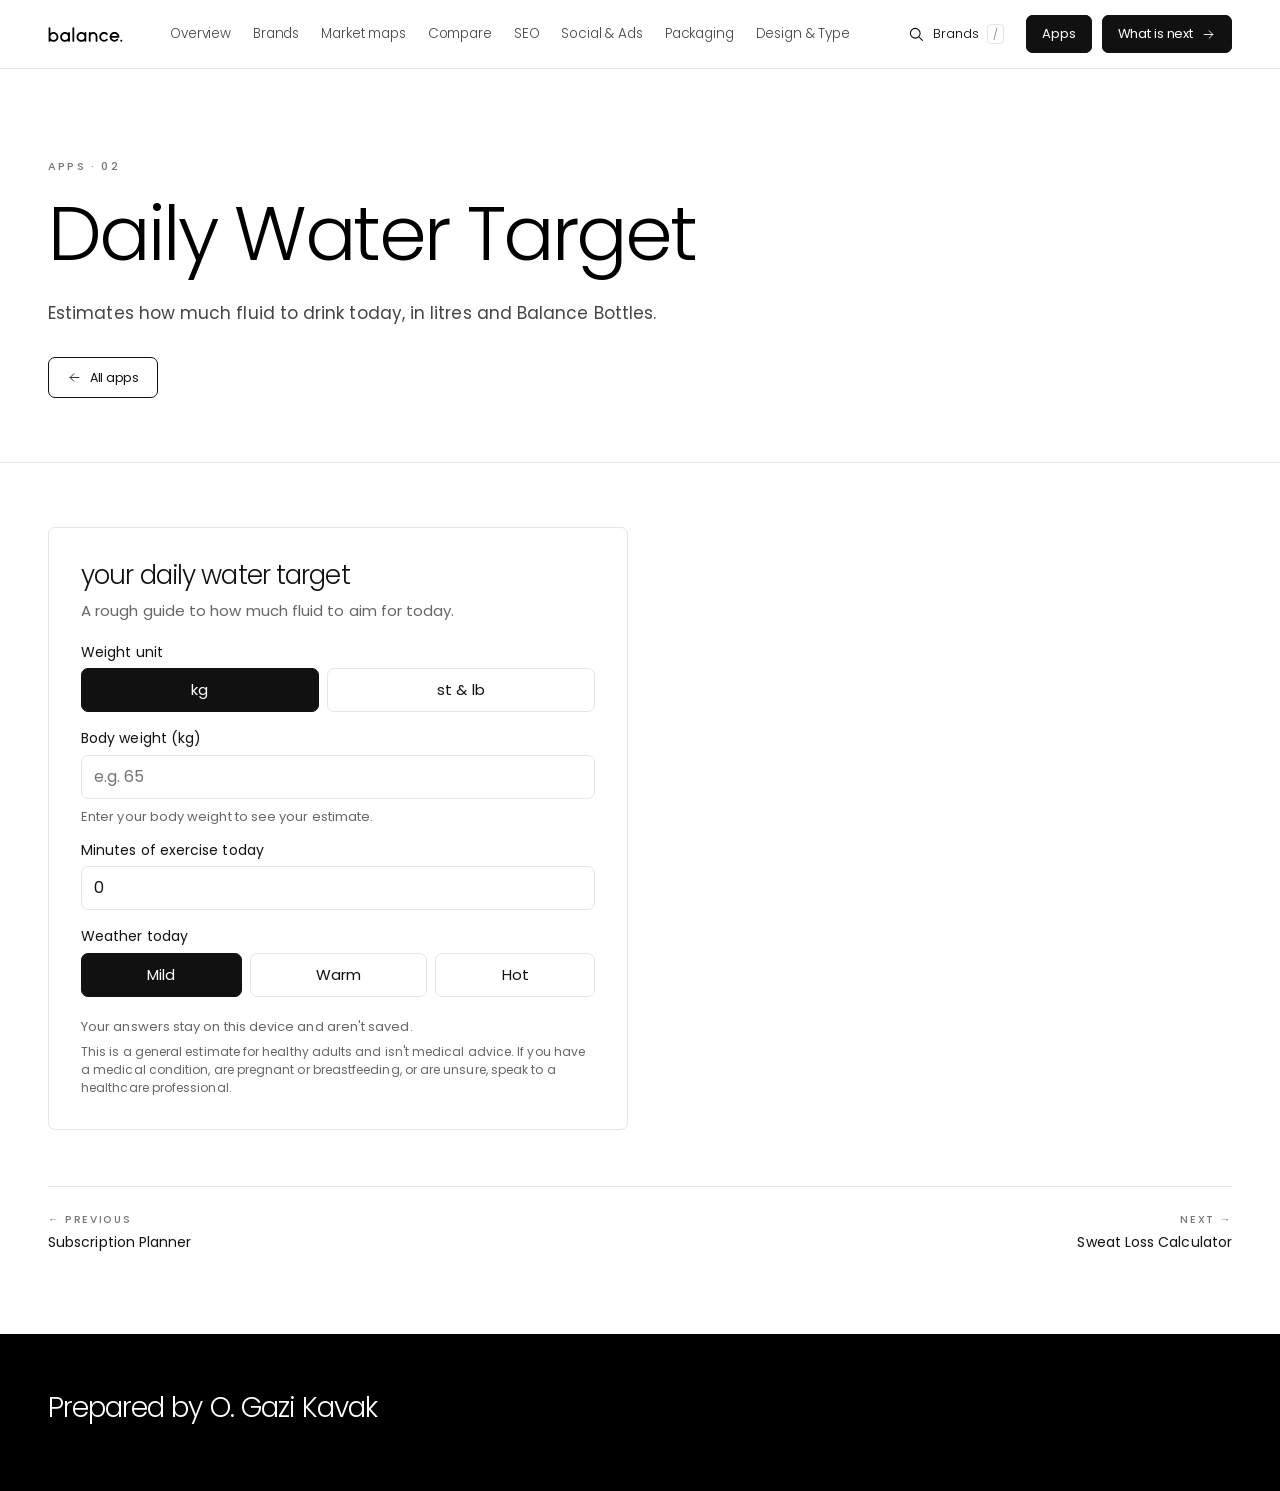
<file: app-daily-water-target.html>
<!doctype html>
<html lang="en">
<head>
<meta charset="utf-8">
<meta name="viewport" content="width=device-width, initial-scale=1">
<title>Daily Water Target · balance.</title>
<meta name="description" content="Estimates how much fluid to drink today, in litres and Balance Bottles.">
<meta name="author" content="O. Gazi Kavak">
<meta name="robots" content="noindex,nofollow">
<meta name="theme-color" content="#000000">
<link rel="icon" href="data:image/svg+xml,%3Csvg xmlns='http://www.w3.org/2000/svg' viewBox='0 0 32 32'%3E%3Crect width='32' height='32' rx='7' fill='%23000'/%3E%3Ctext x='16' y='22' font-family='Poppins,Arial,sans-serif' font-size='17' font-weight='300' fill='%23fff' text-anchor='middle'%3Eb.%3C/text%3E%3C/svg%3E">
<link rel="preconnect" href="https://fonts.googleapis.com">
<link rel="preconnect" href="https://fonts.gstatic.com" crossorigin>
<link href="https://fonts.googleapis.com/css2?family=Inter+Tight:wght@300;400;500;600;700&family=JetBrains+Mono:wght@400;600&family=Fraunces:opsz,wght@9..144,300;9..144,400&family=Poppins:wght@300;400;500;600&family=Montserrat:wght@800&family=Inter:wght@300;400;700&family=Space+Mono:wght@700&family=Asul&family=Nunito+Sans:wght@400&family=Space+Grotesk:wght@400;600&family=Work+Sans:wght@400&family=Bebas+Neue&family=Figtree:wght@400;700&family=DM+Sans:wght@400&family=Archivo:wght@800&family=Outfit:wght@600&family=Arima:wght@700&display=swap" rel="stylesheet">
<link rel="stylesheet" href="site.css">
</head>
<body class="ap">
<div class="top"><div class="wrap">
  <a class="logo" href="index.html#/" aria-label="balance. Brand Radar"><svg class="blogo" viewBox="0 0 107 30" xmlns="http://www.w3.org/2000/svg" role="img" aria-label="balance."><g fill="currentColor"><path d="M14.84,18.46c0,3.85-3.13,6.98-6.98,6.98-1.68,0-3.22-.6-4.43-1.59v.31c0,.7-.57,1.28-1.28,1.28s-1.28-.57-1.28-1.28v-5.7h0V5.84c0-.7.57-1.27,1.28-1.27s1.28.57,1.28,1.27v7.23c1.2-.99,2.75-1.59,4.43-1.59,3.85,0,6.98,3.13,6.98,6.98ZM12.29,18.46c0-2.44-1.99-4.43-4.430-4.43s-4.42,1.98-4.43,4.42h0c0,2.45,1.99,4.43,4.43,4.43s4.43-1.99,4.43-4.43Z"/><path d="M31.34,18.46s0,0,0,0v5.69c0,.7-.57,1.28-1.28,1.28s-1.27-.57-1.27-1.28v-.31c-1.21.99-2.75,1.59-4.43,1.59-3.85,0-6.98-3.13-6.98-6.98s3.13-6.98,6.98-6.98c1.68,0,3.22.6,4.42,1.59v-.31c0-.7.57-1.28,1.28-1.28s1.28.57,1.28,1.28v5.69h0ZM28.79,18.45c0-2.44-1.99-4.42-4.42-4.42s-4.43,1.98-4.43,4.43,1.99,4.43,4.43,4.43,4.42-1.98,4.42-4.42h0Z"/><path d="M37.48,5.86v18.3c0,.71-.57,1.28-1.28,1.28s-1.28-.57-1.28-1.28V5.86c0-.7.57-1.28,1.28-1.28s1.28.57,1.28,1.28Z"/><path d="M54.73,18.46s0,0,0,0v5.69c0,.7-.57,1.28-1.27,1.28s-1.28-.57-1.28-1.28v-.31c-1.21.99-2.75,1.59-4.43,1.59-3.85,0-6.98-3.13-6.98-6.98s3.13-6.98,6.98-6.98c1.68,0,3.22.6,4.42,1.59v-.31c0-.7.57-1.28,1.28-1.28s1.28.57,1.28,1.28v5.69h0ZM52.18,18.45c0-2.44-1.99-4.42-4.42-4.42s-4.43,1.98-4.43,4.43,1.99,4.43,4.43,4.43,4.42-1.98,4.42-4.42h0Z"/><path d="M70.6,17.62v6.54c0,.7-.57,1.28-1.28,1.28s-1.27-.57-1.27-1.28v-6.54c0-1.98-1.61-3.59-3.59-3.59s-3.59,1.61-3.59,3.59v6.54c0,.71-.57,1.28-1.28,1.28s-1.280-.57-1.28-1.28v-11.4c0-.7.57-1.27,1.28-1.27s1.21.52,1.27,1.18c1.01-.74,2.25-1.18,3.6-1.18,3.39,0,6.14,2.75,6.14,6.14Z"/><path d="M85.08,23.39c-1.36,1.36-3.15,2.04-4.93,2.04s-3.57-.68-4.93-2.04c-2.72-2.72-2.72-7.15,0-9.87,1.32-1.32,3.07-2.04,4.93-2.04s3.62.73,4.93,2.05c.5.5.5,1.31,0,1.8-.5.5-1.31.5-1.8,0-.84-.84-1.95-1.3-3.13-1.3s-2.29.46-3.13,1.3c-1.73,1.73-1.73,4.53,0,6.26s4.53,1.73,6.26,0c.5-.5,1.3-.5,1.8,0s.5,1.31,0,1.8Z"/><path d="M101.96,18.46c0,.7-.57,1.28-1.27,1.28h-9.94c.2.68.57,1.32,1.11,1.85,1.73,1.73,4.53,1.73,6.26,0,.5-.5,1.3-.5,1.8,0,.5.5.5,1.3,0,1.8-1.36,1.36-3.15,2.04-4.93,2.04s-3.57-.68-4.93-2.04c-1.33-1.33-2.01-3.08-2.04-4.83,0-.03,0-.07,0-.1s0-.07,0-.1c.03-1.75.71-3.5,2.04-4.83,2.72-2.72,7.15-2.72,9.87,0,1.32,1.32,2.04,3.07,2.04,4.93ZM99.23,17.19c-.21-.69-.58-1.33-1.11-1.85-1.73-1.73-4.53-1.73-6.26,0-.54.54-.9,1.18-1.11,1.85h8.48Z"/><path d="M103.35,24.01c0-.76.62-1.380,1.38-1.38s1.38.62,1.38,1.38-.62,1.38-1.38,1.38-1.38-.62-1.38-1.38Z"/></g></svg></a>
  <nav class="menu" id="menu">
    <a href="index.html#/">Overview</a>
    <a href="index.html#/brands">Brands</a>
    <a href="index.html#/maps">Market maps</a>
    <a href="index.html#/compare">Compare</a>
    <a href="index.html#/seo">SEO</a>
    <a href="index.html#/social">Social &amp; Ads</a>
    <a href="index.html#/packaging">Packaging</a>
    <a href="index.html#/design">Design &amp; Type</a>
    <div class="mfoot"><a class="mfind mapps" href="apps.html">Apps</a><a class="mfind" href="seo-report.html">What is next<svg viewBox="0 0 24 24" fill="none" stroke="currentColor" stroke-width="1.4" stroke-linecap="round" stroke-linejoin="round" aria-hidden="true"><path d="M5 12h14M13 6l6 6-6 6"/></svg></a><p>Prepared by O. Gazi Kavak</p></div>
  </nav>
  <div class="tools">
    <button class="ib" id="findbtn" type="button" aria-label="Find a brand" aria-expanded="false" aria-controls="finder"><svg viewBox="0 0 24 24" fill="none" stroke="currentColor" stroke-width="1.4" stroke-linecap="round" aria-hidden="true"><circle cx="11" cy="11" r="6.5"/><path d="M16 16l4.5 4.5"/></svg><span class="lbl">Brands</span><kbd>/</kbd></button>
    <a class="apb" href="apps.html" aria-current="page">Apps</a>
    <a class="wn" href="seo-report.html">What is next<svg viewBox="0 0 24 24" fill="none" stroke="currentColor" stroke-width="1.4" stroke-linecap="round" stroke-linejoin="round" aria-hidden="true"><path d="M5 12h14M13 6l6 6-6 6"/></svg></a>
    <button class="ib burger" id="burger" type="button" aria-label="Open menu" aria-expanded="false" aria-controls="menu"><svg class="l" viewBox="0 0 24 24" fill="none" stroke="currentColor" stroke-width="1.4" stroke-linecap="round" aria-hidden="true"><path d="M4 7h16M4 12h16M4 17h16"/></svg><svg class="x" viewBox="0 0 24 24" fill="none" stroke="currentColor" stroke-width="1.4" stroke-linecap="round" aria-hidden="true"><path d="M6 6l12 12M18 6L6 18"/></svg></button>
  </div>
  <div class="finder" id="finder" role="dialog" aria-label="Find a brand" hidden>
    <div class="q"><svg viewBox="0 0 24 24" fill="none" stroke="currentColor" stroke-width="1.4" stroke-linecap="round" aria-hidden="true"><circle cx="11" cy="11" r="6.5"/><path d="M16 16l4.5 4.5"/></svg><input id="findq" type="search" placeholder="Find a brand" autocomplete="off" spellcheck="false" aria-label="Brand name"></div>
    <ul id="findlist"></ul>
  </div>
</div></div>
<main>
<header class="hero"><div class="wrap">
  <div class="eyebrow">Apps · 02</div>
  <h1 style="margin-top:18px">Daily Water Target</h1>
  <p class="lead" style="margin-top:24px">Estimates how much fluid to drink today, in litres and Balance Bottles.</p>
  <div class="appnav"><a class="btn" href="apps.html"><svg viewBox="0 0 24 24" fill="none" stroke="currentColor" stroke-width="1.4" stroke-linecap="round" stroke-linejoin="round" aria-hidden="true"><path d="M19 12H5M11 6l-6 6 6 6"/></svg>All apps</a></div>
</div></header>
<section><div class="wrap">
  <div class="apptool">
<!-- balance. — Tool 2: Daily Water Target (paste into a Shopify "Custom Liquid" section) -->
<div class="bal-water-card" id="bal-water-root">
  <h2 class="bal-water-title">your daily water target</h2>
  <p class="bal-water-intro">A rough guide to how much fluid to aim for today.</p>

  <fieldset class="bal-water-fieldset">
    <legend class="bal-water-label">Weight unit</legend>
    <div class="bal-water-seg">
      <input class="bal-water-sr" type="radio" name="bal-water-unit" id="bal-water-unit-kg" value="kg" checked>
      <label for="bal-water-unit-kg">kg</label>
      <input class="bal-water-sr" type="radio" name="bal-water-unit" id="bal-water-unit-st" value="st">
      <label for="bal-water-unit-st">st &amp; lb</label>
    </div>
  </fieldset>

  <div class="bal-water-field" id="bal-water-kg-wrap">
    <label class="bal-water-label" for="bal-water-kg">Body weight (kg)</label>
    <input class="bal-water-input" id="bal-water-kg" type="number" inputmode="decimal" min="30" max="250" step="0.1" placeholder="e.g. 65" aria-describedby="bal-water-weight-msg">
  </div>
  <div class="bal-water-field bal-water-pair" id="bal-water-st-wrap" hidden>
    <div>
      <label class="bal-water-label" for="bal-water-st">Stone</label>
      <input class="bal-water-input" id="bal-water-st" type="number" inputmode="numeric" min="0" max="40" step="1" placeholder="e.g. 10" aria-describedby="bal-water-weight-msg">
    </div>
    <div>
      <label class="bal-water-label" for="bal-water-lb">Pounds</label>
      <input class="bal-water-input" id="bal-water-lb" type="number" inputmode="decimal" min="0" max="13.9" step="0.1" placeholder="e.g. 4" aria-describedby="bal-water-weight-msg">
    </div>
  </div>
  <p class="bal-water-msg" id="bal-water-weight-msg"></p>

  <div class="bal-water-field">
    <label class="bal-water-label" for="bal-water-mins">Minutes of exercise today</label>
    <input class="bal-water-input" id="bal-water-mins" type="number" inputmode="numeric" min="0" max="300" step="1" value="0" aria-describedby="bal-water-mins-msg">
    <p class="bal-water-msg" id="bal-water-mins-msg"></p>
  </div>

  <fieldset class="bal-water-fieldset">
    <legend class="bal-water-label">Weather today</legend>
    <div class="bal-water-seg">
      <input class="bal-water-sr" type="radio" name="bal-water-weather" id="bal-water-w-mild" value="mild" checked>
      <label for="bal-water-w-mild">Mild</label>
      <input class="bal-water-sr" type="radio" name="bal-water-weather" id="bal-water-w-warm" value="warm">
      <label for="bal-water-w-warm">Warm</label>
      <input class="bal-water-sr" type="radio" name="bal-water-weather" id="bal-water-w-hot" value="hot">
      <label for="bal-water-w-hot">Hot</label>
    </div>
  </fieldset>

  <div class="bal-water-results" id="bal-water-results" aria-live="polite"></div>

  <p class="bal-water-privacy">Your answers stay on this device and aren't saved.</p>
  <p class="bal-water-disclaimer">This is a general estimate for healthy adults and isn't medical advice. If you have a medical condition, are pregnant or breastfeeding, or are unsure, speak to a healthcare professional.</p>
</div>

<style>
.bal-water-card{box-sizing:border-box;font-family:Poppins,sans-serif;font-size:max(1rem,16px);line-height:1.5;color:#111111;background:#FFFFFF;border:1px solid #E5E5E5;border-radius:7px;padding:2em;max-width:40em;margin:0 auto;text-align:left}
.bal-water-card *,.bal-water-card *::before,.bal-water-card *::after{box-sizing:border-box}
.bal-water-title{font-family:Poppins,sans-serif;font-size:1.625em;font-weight:300;line-height:1.2;letter-spacing:-.034em;color:#111111;margin:0 0 .35em}
.bal-water-intro{font-size:.9375em;color:#666666;margin:0 0 1.25em}
.bal-water-field{margin:0 0 1em}
.bal-water-fieldset{border:0;padding:0;margin:0 0 1em;min-width:0}
.bal-water-label{display:block;font-size:.875em;font-weight:400;margin:0 0 .4em;padding:0;color:#111111}
.bal-water-input{width:100%;min-height:2.75em;padding:.5em .75em;font:inherit;font-size:1em;color:#111111;background:#FFFFFF;border:1px solid #E5E5E5;border-radius:7px}
.bal-water-input[aria-invalid="true"]{border-color:#111111}
.bal-water-pair{display:grid;grid-template-columns:1fr 1fr;gap:.75em}
.bal-water-pair[hidden],.bal-water-field[hidden]{display:none}
.bal-water-sr{position:absolute;width:1px;height:1px;padding:0;margin:-1px;overflow:hidden;clip:rect(0,0,0,0);white-space:nowrap;border:0}
.bal-water-seg{display:flex;flex-wrap:wrap;gap:.5em}
.bal-water-seg label{display:inline-flex;align-items:center;justify-content:center;min-height:2.95em;min-width:5em;padding:.5em 1em;font-size:.9375em;color:#111111;background:#FFFFFF;border:1px solid #E5E5E5;border-radius:7px;cursor:pointer;flex:1 1 auto}
.bal-water-seg input:checked+label{background:#111111;border-color:#111111;color:#FFFFFF}
.bal-water-seg input:focus-visible+label,.bal-water-input:focus-visible,.bal-water-link:focus-visible{outline:2px solid #111111;outline-offset:2px}
.bal-water-msg{font-size:.8125em;color:#666666;margin:.35em 0 0}
.bal-water-msg:empty{display:none}
#bal-water-weight-msg{margin:-.6em 0 1em}
.bal-water-results{margin-top:1.25em;padding-top:1.25em;border-top:1px solid #E5E5E5}
.bal-water-results:empty{display:none}
.bal-water-big{font-size:2em;font-weight:300;line-height:1.15;letter-spacing:-.04em;margin:0 0 .3em;color:#111111}
.bal-water-line{font-size:.9375em;margin:.35em 0 0;color:#111111}
.bal-water-note{font-size:.8125em;color:#666666;margin:.75em 0 0}
.bal-water-bottles{display:flex;flex-wrap:wrap;gap:.35em;margin:.9em 0 .2em;padding:0;list-style:none}
.bal-water-bottles svg{display:block;width:1.5em;height:3em}
.bal-water-link{color:#111111;text-decoration:underline;text-underline-offset:.2em}
.bal-water-shop{font-size:.9375em;margin:1em 0 0}
.bal-water-privacy{font-size:.8125em;color:#666666;margin:1.5em 0 .5em}
.bal-water-disclaimer{font-size:.75em;line-height:1.5;color:#666666;margin:0}
@media (max-width:30em){.bal-water-card{padding:1.25em 1em}.bal-water-big{font-size:1.625em} }
@media (prefers-reduced-motion:reduce){.bal-water-card *{transition:none!important;animation:none!important} }
</style>

<script>
(function () {
  /* ===================== CONFIG — edit these values ===================== */
  var CONFIG = {
    ML_PER_KG_LOW: 30,               // base range, ml per kg of body weight
    ML_PER_KG_HIGH: 35,
    ML_PER_HOUR_EXERCISE: 500,       // added per hour of exercise
    WEATHER_ML: { mild: 0, warm: 250, hot: 500 },
    BOTTLE_ML: 887,                  // Balance Bottle 30oz = 30 US fl oz
    MIN_KG: 30,
    MAX_KG: 250,
    MAX_MINUTES: 300,
    SHOW_BOTTLE_LINK: true,
    BOTTLE_URL: "/products/balance-bottle-30oz"
  };
  /* ====================================================================== */

  var root = document.getElementById("bal-water-root");
  if (!root) return;
  var KG_PER_LB = 0.45359237;
  var el = function (id) { return document.getElementById(id); };
  var kgWrap = el("bal-water-kg-wrap"), stWrap = el("bal-water-st-wrap");
  var kgIn = el("bal-water-kg"), stIn = el("bal-water-st"), lbIn = el("bal-water-lb");
  var minsIn = el("bal-water-mins");
  var weightMsg = el("bal-water-weight-msg"), minsMsg = el("bal-water-mins-msg");
  var results = el("bal-water-results");

  function unit() { return root.querySelector('input[name="bal-water-unit"]:checked').value; }
  function weather() { return root.querySelector('input[name="bal-water-weather"]:checked').value; }
  function num(input) {
    var raw = input.value.trim();
    if (raw === "") return { empty: true };
    var n = Number(raw);
    return isFinite(n) ? { n: n } : { bad: true };
  }
  function invalid(inputs, on) { inputs.forEach(function (i) { i.setAttribute("aria-invalid", on ? "true" : "false"); }); }
  function round1(n) { return Math.round(n * 10) / 10; }
  function litres(ml) { return (Math.round(ml / 100) / 10).toFixed(1); }
  function halfRound(n) { return Math.round(n * 2) / 2; }
  function fmtBottles(n) { return n % 1 === 0 ? String(n) : n.toFixed(1); }

  // Returns weight in kg, or null (and shows a message).
  function readWeight() {
    var kg = null, text = "", inputs;
    if (unit() === "kg") {
      inputs = [kgIn];
      var k = num(kgIn);
      if (k.empty) text = "Enter your body weight to see your estimate.";
      else if (k.bad) text = "Please enter a number.";
      else if (k.n < 0) text = "Weight can't be negative.";
      else kg = k.n;
    } else {
      inputs = [stIn, lbIn];
      var s = num(stIn), l = num(lbIn);
      if (s.empty && l.empty) text = "Enter your body weight to see your estimate.";
      else if (s.bad || l.bad) text = "Please enter numbers only.";
      else if ((s.n || 0) < 0 || (l.n || 0) < 0) text = "Weight can't be negative.";
      else if ((l.n || 0) >= 14) text = "Pounds should be less than 14 — add the extra to stone.";
      else kg = (((s.n || 0) * 14) + (l.n || 0)) * KG_PER_LB;
    }
    if (kg !== null && (kg < CONFIG.MIN_KG || kg > CONFIG.MAX_KG)) {
      text = "Please enter a weight between " + CONFIG.MIN_KG + " and " + CONFIG.MAX_KG + " kg (about 4 st 10 lb to 39 st 5 lb).";
      kg = null;
    }
    weightMsg.textContent = text;
    var empty = /to see your estimate/.test(text);
    invalid(inputs, !!text && !empty);
    return kg;
  }

  function readMinutes() {
    var m = num(minsIn), text = "", value = null;
    if (m.empty) value = 0;
    else if (m.bad) text = "Please enter a number of minutes.";
    else if (m.n < 0) text = "Minutes can't be negative.";
    else if (m.n > CONFIG.MAX_MINUTES) text = "Please enter up to " + CONFIG.MAX_MINUTES + " minutes.";
    else value = m.n;
    minsMsg.textContent = text;
    invalid([minsIn], !!text);
    return value;
  }

  function bottleSvg(fill) {
    // fill: 1 = full, 0.5 = half
    var h = 40 * fill, y = 52 - h;
    return '<svg viewBox="0 0 24 56" aria-hidden="true" focusable="false">' +
      '<rect x="8" y="1" width="8" height="5" rx="1.5" fill="#111111"/>' +
      '<rect x="4" y="7" width="16" height="47" rx="5" fill="#FFFFFF" stroke="#111111" stroke-width="1.5"/>' +
      '<rect x="6" y="' + y + '" width="12" height="' + h + '" rx="3.5" fill="#111111" opacity=".85"/>' +
      "</svg>";
  }

  function update() {
    var kg = readWeight();
    var minutes = readMinutes();
    if (kg === null || minutes === null) { results.innerHTML = ""; return; }

    var extra = (minutes / 60) * CONFIG.ML_PER_HOUR_EXERCISE + (CONFIG.WEATHER_ML[weather()] || 0);
    var low = kg * CONFIG.ML_PER_KG_LOW + extra;
    var high = kg * CONFIG.ML_PER_KG_HIGH + extra;
    var bLow = halfRound(low / CONFIG.BOTTLE_ML);
    var bHigh = halfRound(high / CONFIG.BOTTLE_ML);
    var bottlesText = bLow === bHigh ? fmtBottles(bHigh) : fmtBottles(bLow) + "–" + fmtBottles(bHigh);

    var icons = "";
    var whole = Math.floor(bHigh), half = bHigh - whole >= 0.5;
    for (var i = 0; i < whole; i++) icons += "<li>" + bottleSvg(1) + "</li>";
    if (half) icons += "<li>" + bottleSvg(0.5) + "</li>";

    results.innerHTML =
      '<p class="bal-water-big">Aim for roughly ' + litres(low) + "–" + litres(high) + " litres of fluid today</p>" +
      '<p class="bal-water-line">That\'s about ' + bottlesText + " Balance Bottles (30oz).</p>" +
      '<ul class="bal-water-bottles" aria-hidden="true">' + icons + "</ul>" +
      '<p class="bal-water-note">All drinks count towards this, including tea, coffee and water-rich foods.</p>' +
      (CONFIG.SHOW_BOTTLE_LINK ? '<p class="bal-water-shop"><a class="bal-water-link" href="' + CONFIG.BOTTLE_URL + '">Shop the Balance Bottle</a></p>' : "");
  }

  // Convert the entered weight when switching units.
  root.addEventListener("change", function (e) {
    if (e.target.name !== "bal-water-unit") return;
    if (e.target.value === "st") {
      var k = num(kgIn);
      if (k.n > 0) { var lbs = k.n / KG_PER_LB; stIn.value = Math.floor(lbs / 14); lbIn.value = round1(lbs % 14); }
      kgWrap.hidden = true; stWrap.hidden = false;
    } else {
      var s = num(stIn), l = num(lbIn);
      if (s.n || l.n) kgIn.value = round1((((s.n || 0) * 14) + (l.n || 0)) * KG_PER_LB);
      stWrap.hidden = true; kgWrap.hidden = false;
    }
    update();
  });
  root.addEventListener("input", update);
  root.addEventListener("change", update);
  update();
})();
</script>

  </div>
  <nav class="apppager" aria-label="Other apps"><a href="app-subscription-planner.html"><small>← Previous</small><span>Subscription Planner</span></a><a class="nx" href="app-sweat-loss-calculator.html"><small>Next →</small><span>Sweat Loss Calculator</span></a></nav>
</div></section>
</main>
<footer class="foot"><div class="wrap">
  <p class="credit" style="margin-top:0">Prepared by O. Gazi Kavak</p>
</div></footer>
<script>
const BRANDS=[{"id": "selene", "name": "balance. Selene", "short": "Selene", "accent": "#1C2235", "note": "Reference"}, {"id": "ab", "name": "Ancient + Brave", "short": "A+B", "accent": "#535F4A", "note": "£1.07/serving"}, {"id": "artah", "name": "ARTAH", "short": "ARTAH", "accent": "#000000", "note": "£1.07/serving"}, {"id": "drvegan", "name": "DR.VEGAN", "short": "DR.VEGAN", "accent": "#C2185B", "note": "£1.33/serving"}, {"id": "freesoul", "name": "Free Soul", "short": "Free Soul", "accent": "#39000B", "note": "£1.08/serving"}, {"id": "heights", "name": "Heights", "short": "Heights", "accent": "#010071", "note": "£1.21/serving"}, {"id": "humantra", "name": "Humantra", "short": "Humantra", "accent": "#75DFE3", "note": "£1.40/serving"}, {"id": "innermost", "name": "Innermost", "short": "Innermost", "accent": "#BFE0E6", "note": "£1.10/serving"}, {"id": "liquidiv", "name": "Liquid I.V.", "short": "Liquid I.V.", "accent": "#1B75BB", "note": "£1.27/serving"}, {"id": "lmnt", "name": "LMNT", "short": "LMNT", "accent": "#FFF200", "note": "£1.27/serving"}, {"id": "pfh", "name": "Precision Fuel & Hydration", "short": "PF&H", "accent": "#6A2C91", "note": "£0.90/serving"}, {"id": "punchy", "name": "Punchy", "short": "Punchy", "accent": "#D1E2A9", "note": "£1.35/serving"}, {"id": "puresport", "name": "Puresport", "short": "Puresport", "accent": "#E8476A", "note": "£1.10/serving"}, {"id": "sis", "name": "Science in Sport (SiS)", "short": "SiS", "accent": "#E6007E", "note": "£0.38/serving"}, {"id": "spacegoods", "name": "Spacegoods", "short": "Spacegoods", "accent": "#8E7BD6", "note": "£2.00/serving"}, {"id": "styrkr", "name": "STYRKR", "short": "STYRKR", "accent": "#1D1D1B", "note": "£1.00/serving"}, {"id": "sult", "name": "SULT", "short": "SULT", "accent": "#CDFF00", "note": "£1.19/serving"}, {"id": "veloforte", "name": "Veloforte", "short": "Veloforte", "accent": "#F28C28", "note": "£2.08/serving"}, {"id": "zooki", "name": "Zooki", "short": "Zooki", "accent": "#D85418", "note": "£2.14/serving"}];
const esc=s=>String(s).replace(/[&<>"]/g,c=>({"&":"&amp;","<":"&lt;",">":"&gt;",'"':"&quot;"}[c]));
const TOP=document.querySelector(".top"), burger=document.getElementById("burger");
const finder=document.getElementById("finder"), findbtn=document.getElementById("findbtn"), findq=document.getElementById("findq"), findlist=document.getElementById("findlist");
let act=0;
function renderFind(){
  const q=findq.value.trim().toLowerCase();
  const hits=BRANDS.filter(b=>!q||b.name.toLowerCase().includes(q)||b.short.toLowerCase().includes(q));
  act=Math.min(act,Math.max(0,hits.length-1));
  findlist.innerHTML=hits.length?hits.map((b,i)=>`<li><a href="index.html#/brand/${b.id}" class="${i===act?"act":""}"><i style="background:${b.accent}"></i><span>${esc(b.name)}</span><small>${b.note}</small></a></li>`).join(""):`<li class="empty">No brand matches “${esc(findq.value)}”.</li>`;
}
function setMenu(open){TOP.classList.toggle("open",open); document.body.classList.toggle("lock",open); burger.setAttribute("aria-expanded",open); burger.setAttribute("aria-label",open?"Close menu":"Open menu"); if(open) setFinder(false);}
function setFinder(open){finder.hidden=!open; findbtn.setAttribute("aria-expanded",open); if(open){setMenu(false); findq.value=""; act=0; renderFind(); setTimeout(()=>findq.focus(),0);}}
burger.addEventListener("click",()=>setMenu(!TOP.classList.contains("open")));
findbtn.addEventListener("click",()=>setFinder(finder.hidden));
findq.addEventListener("input",()=>{act=0; renderFind();});
findq.addEventListener("keydown",e=>{
  const items=findlist.querySelectorAll("a");
  if(e.key==="ArrowDown"||e.key==="ArrowUp"){e.preventDefault(); act=(act+(e.key==="ArrowDown"?1:-1)+items.length)%Math.max(1,items.length); renderFind(); const a=findlist.querySelectorAll("a")[act]; a&&a.scrollIntoView({block:"nearest"});}
  else if(e.key==="Enter"&&items[act]){e.preventDefault(); location.href=items[act].getAttribute("href");}
});
document.addEventListener("keydown",e=>{
  if(e.key==="Escape"){if(!finder.hidden){setFinder(false); findbtn.focus();} setMenu(false);}
  else if(e.key==="/"&&finder.hidden&&!/INPUT|TEXTAREA|SELECT/.test(document.activeElement.tagName)){e.preventDefault(); setFinder(true);}
});
document.addEventListener("click",e=>{if(!TOP.contains(e.target)){setFinder(false); setMenu(false);}});
document.getElementById("menu").addEventListener("click",e=>{if(e.target.closest("a")) setMenu(false);});
document.querySelectorAll(".toc2 a").forEach(a=>a.addEventListener("click",e=>{const el=document.querySelector(a.getAttribute("href")); if(el){e.preventDefault(); el.scrollIntoView({behavior:"smooth"}); history.replaceState(null,"",a.getAttribute("href"));}}));
</script>
</body>
</html>
</file>
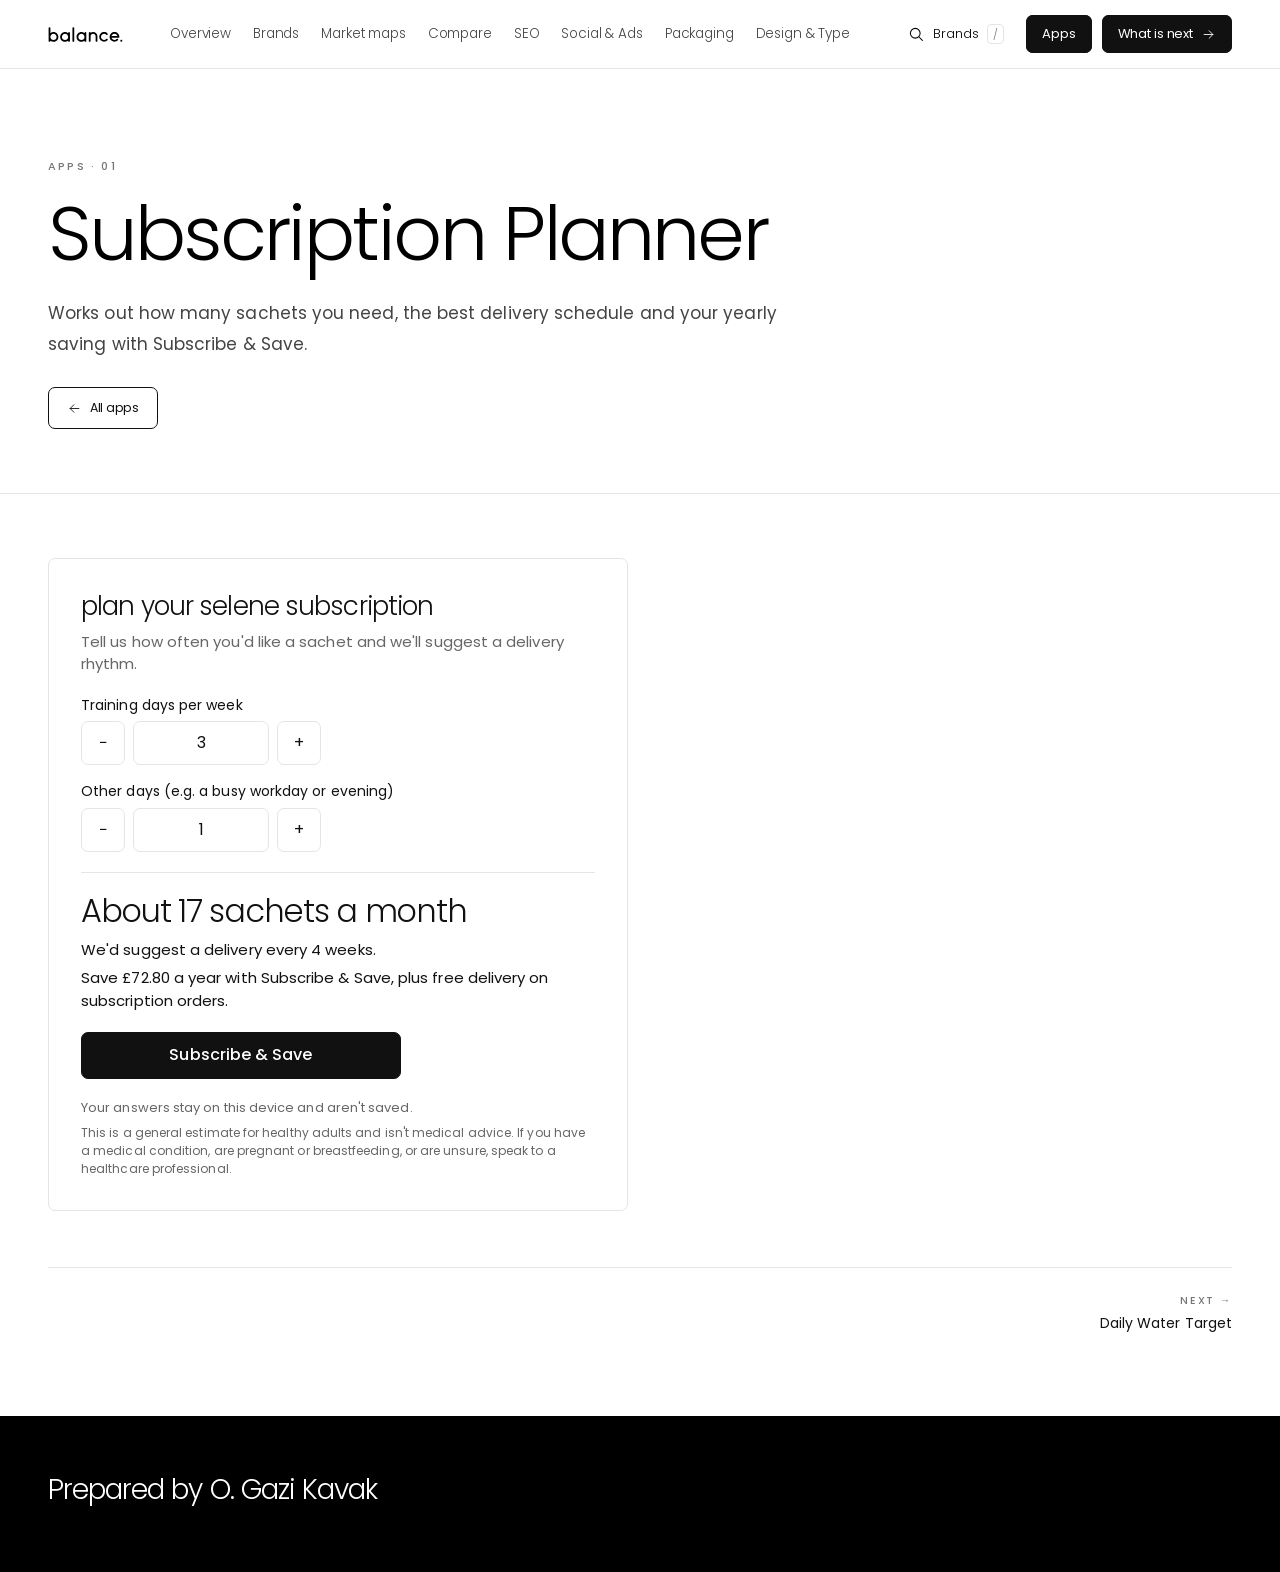
<file: app-subscription-planner.html>
<!doctype html>
<html lang="en">
<head>
<meta charset="utf-8">
<meta name="viewport" content="width=device-width, initial-scale=1">
<title>Subscription Planner · balance.</title>
<meta name="description" content="Works out how many sachets you need, the best delivery schedule and your yearly saving with Subscribe &amp; Save.">
<meta name="author" content="O. Gazi Kavak">
<meta name="robots" content="noindex,nofollow">
<meta name="theme-color" content="#000000">
<link rel="icon" href="data:image/svg+xml,%3Csvg xmlns='http://www.w3.org/2000/svg' viewBox='0 0 32 32'%3E%3Crect width='32' height='32' rx='7' fill='%23000'/%3E%3Ctext x='16' y='22' font-family='Poppins,Arial,sans-serif' font-size='17' font-weight='300' fill='%23fff' text-anchor='middle'%3Eb.%3C/text%3E%3C/svg%3E">
<link rel="preconnect" href="https://fonts.googleapis.com">
<link rel="preconnect" href="https://fonts.gstatic.com" crossorigin>
<link href="https://fonts.googleapis.com/css2?family=Inter+Tight:wght@300;400;500;600;700&family=JetBrains+Mono:wght@400;600&family=Fraunces:opsz,wght@9..144,300;9..144,400&family=Poppins:wght@300;400;500;600&family=Montserrat:wght@800&family=Inter:wght@300;400;700&family=Space+Mono:wght@700&family=Asul&family=Nunito+Sans:wght@400&family=Space+Grotesk:wght@400;600&family=Work+Sans:wght@400&family=Bebas+Neue&family=Figtree:wght@400;700&family=DM+Sans:wght@400&family=Archivo:wght@800&family=Outfit:wght@600&family=Arima:wght@700&display=swap" rel="stylesheet">
<link rel="stylesheet" href="site.css">
</head>
<body class="ap">
<div class="top"><div class="wrap">
  <a class="logo" href="index.html#/" aria-label="balance. Brand Radar"><svg class="blogo" viewBox="0 0 107 30" xmlns="http://www.w3.org/2000/svg" role="img" aria-label="balance."><g fill="currentColor"><path d="M14.84,18.46c0,3.85-3.13,6.98-6.98,6.98-1.68,0-3.22-.6-4.43-1.59v.31c0,.7-.57,1.28-1.28,1.28s-1.28-.57-1.28-1.28v-5.7h0V5.84c0-.7.57-1.27,1.28-1.27s1.28.57,1.28,1.27v7.23c1.2-.99,2.75-1.59,4.43-1.59,3.85,0,6.98,3.13,6.98,6.98ZM12.29,18.46c0-2.44-1.99-4.43-4.430-4.43s-4.42,1.98-4.43,4.42h0c0,2.45,1.99,4.43,4.43,4.43s4.43-1.99,4.43-4.43Z"/><path d="M31.34,18.46s0,0,0,0v5.69c0,.7-.57,1.28-1.28,1.28s-1.27-.57-1.27-1.28v-.31c-1.21.99-2.75,1.59-4.43,1.59-3.85,0-6.98-3.13-6.98-6.98s3.13-6.98,6.98-6.98c1.68,0,3.22.6,4.42,1.59v-.31c0-.7.57-1.28,1.28-1.28s1.28.57,1.28,1.28v5.69h0ZM28.79,18.45c0-2.44-1.99-4.42-4.42-4.42s-4.43,1.98-4.43,4.43,1.99,4.43,4.43,4.43,4.42-1.98,4.42-4.42h0Z"/><path d="M37.48,5.86v18.3c0,.71-.57,1.28-1.28,1.28s-1.28-.57-1.28-1.28V5.86c0-.7.57-1.28,1.28-1.28s1.28.57,1.28,1.28Z"/><path d="M54.73,18.46s0,0,0,0v5.69c0,.7-.57,1.28-1.27,1.28s-1.28-.57-1.28-1.28v-.31c-1.21.99-2.75,1.59-4.43,1.59-3.85,0-6.98-3.13-6.98-6.98s3.13-6.98,6.98-6.98c1.68,0,3.22.6,4.42,1.59v-.31c0-.7.57-1.28,1.28-1.28s1.28.57,1.28,1.28v5.69h0ZM52.18,18.45c0-2.44-1.99-4.42-4.42-4.42s-4.43,1.98-4.43,4.43,1.99,4.43,4.43,4.43,4.42-1.98,4.42-4.42h0Z"/><path d="M70.6,17.62v6.54c0,.7-.57,1.28-1.28,1.28s-1.27-.57-1.27-1.28v-6.54c0-1.98-1.61-3.59-3.59-3.59s-3.59,1.61-3.59,3.59v6.54c0,.71-.57,1.28-1.28,1.28s-1.280-.57-1.28-1.28v-11.4c0-.7.57-1.27,1.28-1.27s1.21.52,1.27,1.18c1.01-.74,2.25-1.18,3.6-1.18,3.39,0,6.14,2.75,6.14,6.14Z"/><path d="M85.08,23.39c-1.36,1.36-3.15,2.04-4.93,2.04s-3.57-.68-4.93-2.04c-2.72-2.72-2.72-7.15,0-9.87,1.32-1.32,3.07-2.04,4.93-2.04s3.62.73,4.93,2.05c.5.5.5,1.31,0,1.8-.5.5-1.31.5-1.8,0-.84-.84-1.95-1.3-3.13-1.3s-2.29.46-3.13,1.3c-1.73,1.73-1.73,4.53,0,6.26s4.53,1.73,6.26,0c.5-.5,1.3-.5,1.8,0s.5,1.31,0,1.8Z"/><path d="M101.96,18.46c0,.7-.57,1.28-1.27,1.28h-9.94c.2.68.57,1.32,1.11,1.85,1.73,1.73,4.53,1.73,6.26,0,.5-.5,1.3-.5,1.8,0,.5.5.5,1.3,0,1.8-1.36,1.36-3.15,2.04-4.93,2.04s-3.57-.68-4.93-2.04c-1.33-1.33-2.01-3.08-2.04-4.83,0-.03,0-.07,0-.1s0-.07,0-.1c.03-1.75.71-3.5,2.04-4.83,2.72-2.72,7.15-2.72,9.87,0,1.32,1.32,2.04,3.07,2.04,4.93ZM99.23,17.19c-.21-.69-.58-1.33-1.11-1.85-1.73-1.73-4.53-1.73-6.26,0-.54.54-.9,1.18-1.11,1.85h8.48Z"/><path d="M103.35,24.01c0-.76.62-1.380,1.38-1.38s1.38.62,1.38,1.38-.62,1.38-1.38,1.38-1.38-.62-1.38-1.38Z"/></g></svg></a>
  <nav class="menu" id="menu">
    <a href="index.html#/">Overview</a>
    <a href="index.html#/brands">Brands</a>
    <a href="index.html#/maps">Market maps</a>
    <a href="index.html#/compare">Compare</a>
    <a href="index.html#/seo">SEO</a>
    <a href="index.html#/social">Social &amp; Ads</a>
    <a href="index.html#/packaging">Packaging</a>
    <a href="index.html#/design">Design &amp; Type</a>
    <div class="mfoot"><a class="mfind mapps" href="apps.html">Apps</a><a class="mfind" href="seo-report.html">What is next<svg viewBox="0 0 24 24" fill="none" stroke="currentColor" stroke-width="1.4" stroke-linecap="round" stroke-linejoin="round" aria-hidden="true"><path d="M5 12h14M13 6l6 6-6 6"/></svg></a><p>Prepared by O. Gazi Kavak</p></div>
  </nav>
  <div class="tools">
    <button class="ib" id="findbtn" type="button" aria-label="Find a brand" aria-expanded="false" aria-controls="finder"><svg viewBox="0 0 24 24" fill="none" stroke="currentColor" stroke-width="1.4" stroke-linecap="round" aria-hidden="true"><circle cx="11" cy="11" r="6.5"/><path d="M16 16l4.5 4.5"/></svg><span class="lbl">Brands</span><kbd>/</kbd></button>
    <a class="apb" href="apps.html" aria-current="page">Apps</a>
    <a class="wn" href="seo-report.html">What is next<svg viewBox="0 0 24 24" fill="none" stroke="currentColor" stroke-width="1.4" stroke-linecap="round" stroke-linejoin="round" aria-hidden="true"><path d="M5 12h14M13 6l6 6-6 6"/></svg></a>
    <button class="ib burger" id="burger" type="button" aria-label="Open menu" aria-expanded="false" aria-controls="menu"><svg class="l" viewBox="0 0 24 24" fill="none" stroke="currentColor" stroke-width="1.4" stroke-linecap="round" aria-hidden="true"><path d="M4 7h16M4 12h16M4 17h16"/></svg><svg class="x" viewBox="0 0 24 24" fill="none" stroke="currentColor" stroke-width="1.4" stroke-linecap="round" aria-hidden="true"><path d="M6 6l12 12M18 6L6 18"/></svg></button>
  </div>
  <div class="finder" id="finder" role="dialog" aria-label="Find a brand" hidden>
    <div class="q"><svg viewBox="0 0 24 24" fill="none" stroke="currentColor" stroke-width="1.4" stroke-linecap="round" aria-hidden="true"><circle cx="11" cy="11" r="6.5"/><path d="M16 16l4.5 4.5"/></svg><input id="findq" type="search" placeholder="Find a brand" autocomplete="off" spellcheck="false" aria-label="Brand name"></div>
    <ul id="findlist"></ul>
  </div>
</div></div>
<main>
<header class="hero"><div class="wrap">
  <div class="eyebrow">Apps · 01</div>
  <h1 style="margin-top:18px">Subscription Planner</h1>
  <p class="lead" style="margin-top:24px">Works out how many sachets you need, the best delivery schedule and your yearly saving with Subscribe &amp; Save.</p>
  <div class="appnav"><a class="btn" href="apps.html"><svg viewBox="0 0 24 24" fill="none" stroke="currentColor" stroke-width="1.4" stroke-linecap="round" stroke-linejoin="round" aria-hidden="true"><path d="M19 12H5M11 6l-6 6 6 6"/></svg>All apps</a></div>
</div></header>
<section><div class="wrap">
  <div class="apptool">
<!-- balance. — Tool 1: Selene Subscription Planner (paste into a Shopify "Custom Liquid" section) -->
<div class="bal-sub-card" id="bal-sub-root">
  <h2 class="bal-sub-title">plan your selene subscription</h2>
  <p class="bal-sub-intro">Tell us how often you'd like a sachet and we'll suggest a delivery rhythm.</p>

  <div class="bal-sub-field">
    <label class="bal-sub-label" for="bal-sub-training">Training days per week</label>
    <div class="bal-sub-stepper">
      <button type="button" class="bal-sub-step" data-target="bal-sub-training" data-delta="-1" aria-label="Fewer training days">&#8722;</button>
      <input class="bal-sub-input" id="bal-sub-training" type="number" inputmode="numeric" min="0" max="7" step="1" value="3" aria-describedby="bal-sub-training-msg">
      <button type="button" class="bal-sub-step" data-target="bal-sub-training" data-delta="1" aria-label="More training days">+</button>
    </div>
    <p class="bal-sub-msg" id="bal-sub-training-msg"></p>
  </div>

  <div class="bal-sub-field">
    <label class="bal-sub-label" for="bal-sub-other">Other days (e.g. a busy workday or evening)</label>
    <div class="bal-sub-stepper">
      <button type="button" class="bal-sub-step" data-target="bal-sub-other" data-delta="-1" aria-label="Fewer other days">&#8722;</button>
      <input class="bal-sub-input" id="bal-sub-other" type="number" inputmode="numeric" min="0" max="7" step="1" value="1" aria-describedby="bal-sub-other-msg">
      <button type="button" class="bal-sub-step" data-target="bal-sub-other" data-delta="1" aria-label="More other days">+</button>
    </div>
    <p class="bal-sub-msg" id="bal-sub-other-msg"></p>
  </div>

  <p class="bal-sub-msg" id="bal-sub-cap"></p>

  <div class="bal-sub-results" id="bal-sub-results" aria-live="polite"></div>
  <div class="bal-sub-cta" id="bal-sub-cta"></div>

  <p class="bal-sub-privacy">Your answers stay on this device and aren't saved.</p>
  <p class="bal-sub-disclaimer">This is a general estimate for healthy adults and isn't medical advice. If you have a medical condition, are pregnant or breastfeeding, or are unsure, speak to a healthcare professional.</p>
</div>

<style>
.bal-sub-card{box-sizing:border-box;font-family:Poppins,sans-serif;font-size:max(1rem,16px);line-height:1.5;color:#111111;background:#FFFFFF;border:1px solid #E5E5E5;border-radius:7px;padding:2em;max-width:40em;margin:0 auto;text-align:left}
.bal-sub-card *,.bal-sub-card *::before,.bal-sub-card *::after{box-sizing:border-box}
.bal-sub-title{font-family:Poppins,sans-serif;font-size:1.625em;font-weight:300;line-height:1.2;letter-spacing:-.034em;color:#111111;margin:0 0 .35em}
.bal-sub-intro{font-size:.9375em;color:#666666;margin:0 0 1.25em}
.bal-sub-field{margin:0 0 1em}
.bal-sub-label{display:block;font-size:.875em;font-weight:400;margin:0 0 .4em;color:#111111}
.bal-sub-stepper{display:grid;grid-template-columns:2.75em minmax(0,1fr) 2.75em;gap:.5em;max-width:15em}
.bal-sub-step{min-height:2.75em;min-width:0;width:100%;font:inherit;font-size:1em;line-height:1;color:#111111;background:#FFFFFF;border:1px solid #E5E5E5;border-radius:7px;cursor:pointer}
.bal-sub-step:hover{border-color:#111111}
.bal-sub-input{width:100%;min-height:2.75em;padding:.5em .75em;font:inherit;font-size:1em;text-align:center;color:#111111;background:#FFFFFF;border:1px solid #E5E5E5;border-radius:7px;-moz-appearance:textfield;appearance:textfield}
.bal-sub-input::-webkit-outer-spin-button,.bal-sub-input::-webkit-inner-spin-button{-webkit-appearance:none;margin:0}
.bal-sub-input[aria-invalid="true"]{border-color:#111111}
.bal-sub-step:focus-visible,.bal-sub-input:focus-visible,.bal-sub-btn:focus-visible,.bal-sub-link:focus-visible{outline:2px solid #111111;outline-offset:2px}
.bal-sub-msg{font-size:.8125em;color:#666666;margin:.35em 0 0}
.bal-sub-msg:empty{display:none}
.bal-sub-results{margin-top:1.25em;padding-top:1.25em;border-top:1px solid #E5E5E5}
.bal-sub-big{font-size:2em;font-weight:300;line-height:1.15;letter-spacing:-.04em;margin:0 0 .3em;color:#111111}
.bal-sub-line{font-size:.9375em;margin:.35em 0 0;color:#111111}
.bal-sub-cta{margin-top:1.25em}
.bal-sub-cta:empty{display:none}
.bal-sub-cta form{margin:0}
.bal-sub-btn{display:inline-flex;align-items:center;justify-content:center;min-height:2.75em;padding:.65em 1.5em;font:inherit;font-size:1em;font-weight:500;color:#FFFFFF;background:#111111;border:1px solid #111111;border-radius:7px;text-decoration:none;cursor:pointer;width:100%;max-width:20em}
.bal-sub-btn:hover{background:#FFFFFF;color:#111111}
.bal-sub-privacy{font-size:.8125em;color:#666666;margin:1.5em 0 .5em}
.bal-sub-disclaimer{font-size:.75em;line-height:1.5;color:#666666;margin:0}
@media (max-width:30em){.bal-sub-card{padding:1.25em 1em}.bal-sub-big{font-size:1.625em} }
@media (prefers-reduced-motion:reduce){.bal-sub-card *{transition:none!important;animation:none!important} }
</style>

<script>
(function () {
  /* ===================== CONFIG — edit these values ===================== */
  var CONFIG = {
    PRICE_GBP: 28.00,                      // one-off price of one pouch
    SUBSCRIPTION_DISCOUNT: 0.20,           // 0.20 = 20% off with Subscribe & Save
    SACHETS_PER_PACK: 20,                  // sachets in one pouch
    MAX_DAILY_SACHETS: 2,                  // on-pack maximum daily intake
    DELIVERY_FREQUENCIES_WEEKS: [2, 4, 6, 8],
    VARIANT_ID: "",                        // PLACEHOLDER — Selene variant ID (numbers only)
    SELLING_PLAN_ID: "",                   // PLACEHOLDER — Subscribe & Save selling plan ID
    PRODUCT_URL: "/products/selene"
  };
  /* ====================================================================== */

  var root = document.getElementById("bal-sub-root");
  if (!root) return;
  var training = document.getElementById("bal-sub-training");
  var other = document.getElementById("bal-sub-other");
  var capMsg = document.getElementById("bal-sub-cap");
  var results = document.getElementById("bal-sub-results");
  var cta = document.getElementById("bal-sub-cta");

  var gbp = function (n) {
    return new Intl.NumberFormat("en-GB", { style: "currency", currency: "GBP" }).format(n);
  };
  var esc = function (s) {
    return String(s).replace(/[&<>"]/g, function (c) {
      return { "&": "&amp;", "<": "&lt;", ">": "&gt;", '"': "&quot;" }[c];
    });
  };

  // Reads a 0–7 day count; returns a number or null, and writes a friendly message.
  function readDays(input) {
    var msg = document.getElementById(input.id + "-msg");
    var raw = input.value.trim();
    var text = "";
    var value = null;
    if (raw === "") {
      text = "Enter a number of days from 0 to 7.";
    } else {
      var n = Number(raw);
      if (!isFinite(n)) text = "Please enter a whole number of days.";
      else if (n < 0) text = "This can't be less than 0.";
      else if (n > 7) text = "There are only 7 days in a week.";
      else if (Math.round(n) !== n) text = "Please use whole days.";
      else value = n;
    }
    msg.textContent = text;
    input.setAttribute("aria-invalid", text ? "true" : "false");
    return value;
  }

  function renderCta() {
    var variant = String(CONFIG.VARIANT_ID).trim();
    var plan = String(CONFIG.SELLING_PLAN_ID).trim();
    if (variant && plan) {
      cta.innerHTML =
        '<form method="post" action="/cart/add">' +
        '<input type="hidden" name="id" value="' + esc(variant) + '">' +
        '<input type="hidden" name="selling_plan" value="' + esc(plan) + '">' +
        '<input type="hidden" name="quantity" value="1">' +
        '<button type="submit" class="bal-sub-btn">Subscribe &amp; Save</button>' +
        "</form>";
    } else {
      cta.innerHTML = '<a class="bal-sub-btn" href="' + esc(CONFIG.PRODUCT_URL) + '">Subscribe &amp; Save</a>';
    }
  }

  function update() {
    var t = readDays(training);
    var o = readDays(other);
    capMsg.textContent = "";
    if (t === null || o === null) {
      results.innerHTML = "";
      return;
    }

    var maxPerWeek = 7 * CONFIG.MAX_DAILY_SACHETS;
    var sachetsPerWeek = t + o;
    if (sachetsPerWeek > maxPerWeek) {
      sachetsPerWeek = maxPerWeek;
      capMsg.textContent = "The on-pack maximum is " + CONFIG.MAX_DAILY_SACHETS + " sachet" +
        (CONFIG.MAX_DAILY_SACHETS === 1 ? "" : "s") + " a day, so we've capped this at " + maxPerWeek + " a week.";
    }

    if (sachetsPerWeek === 0) {
      results.innerHTML = '<p class="bal-sub-line">Add at least one day above and we\'ll suggest a delivery rhythm.</p>';
      return;
    }

    var sachetsPerMonth = sachetsPerWeek * 52 / 12;
    var weeksPerPack = CONFIG.SACHETS_PER_PACK / sachetsPerWeek;
    var freqs = CONFIG.DELIVERY_FREQUENCIES_WEEKS.slice().sort(function (a, b) { return a - b; });
    var recommended = 2;
    freqs.forEach(function (f) { if (f <= weeksPerPack && f > recommended) recommended = f; });
    var packsPerYear = 52 / recommended;
    var oneOffYearlyCost = packsPerYear * CONFIG.PRICE_GBP;
    var subscriptionYearlyCost = oneOffYearlyCost * (1 - CONFIG.SUBSCRIPTION_DISCOUNT);
    var yearlySaving = oneOffYearlyCost - subscriptionYearlyCost;

    results.innerHTML =
      '<p class="bal-sub-big">About ' + Math.round(sachetsPerMonth) + " sachets a month</p>" +
      '<p class="bal-sub-line">We\'d suggest a delivery every ' + recommended + " weeks.</p>" +
      '<p class="bal-sub-line">Save ' + gbp(yearlySaving) + " a year with Subscribe &amp; Save, plus free delivery on subscription orders.</p>";
  }

  root.addEventListener("click", function (e) {
    var btn = e.target.closest(".bal-sub-step");
    if (!btn) return;
    var input = document.getElementById(btn.getAttribute("data-target"));
    var current = Number(input.value);
    if (!isFinite(current) || input.value.trim() === "") current = 0;
    var next = Math.min(7, Math.max(0, Math.round(current) + Number(btn.getAttribute("data-delta"))));
    input.value = next;
    update();
  });
  training.addEventListener("input", update);
  other.addEventListener("input", update);

  renderCta();
  update();
})();
</script>

  </div>
  <nav class="apppager" aria-label="Other apps"><a class="nx" href="app-daily-water-target.html"><small>Next →</small><span>Daily Water Target</span></a></nav>
</div></section>
</main>
<footer class="foot"><div class="wrap">
  <p class="credit" style="margin-top:0">Prepared by O. Gazi Kavak</p>
</div></footer>
<script>
const BRANDS=[{"id": "selene", "name": "balance. Selene", "short": "Selene", "accent": "#1C2235", "note": "Reference"}, {"id": "ab", "name": "Ancient + Brave", "short": "A+B", "accent": "#535F4A", "note": "£1.07/serving"}, {"id": "artah", "name": "ARTAH", "short": "ARTAH", "accent": "#000000", "note": "£1.07/serving"}, {"id": "drvegan", "name": "DR.VEGAN", "short": "DR.VEGAN", "accent": "#C2185B", "note": "£1.33/serving"}, {"id": "freesoul", "name": "Free Soul", "short": "Free Soul", "accent": "#39000B", "note": "£1.08/serving"}, {"id": "heights", "name": "Heights", "short": "Heights", "accent": "#010071", "note": "£1.21/serving"}, {"id": "humantra", "name": "Humantra", "short": "Humantra", "accent": "#75DFE3", "note": "£1.40/serving"}, {"id": "innermost", "name": "Innermost", "short": "Innermost", "accent": "#BFE0E6", "note": "£1.10/serving"}, {"id": "liquidiv", "name": "Liquid I.V.", "short": "Liquid I.V.", "accent": "#1B75BB", "note": "£1.27/serving"}, {"id": "lmnt", "name": "LMNT", "short": "LMNT", "accent": "#FFF200", "note": "£1.27/serving"}, {"id": "pfh", "name": "Precision Fuel & Hydration", "short": "PF&H", "accent": "#6A2C91", "note": "£0.90/serving"}, {"id": "punchy", "name": "Punchy", "short": "Punchy", "accent": "#D1E2A9", "note": "£1.35/serving"}, {"id": "puresport", "name": "Puresport", "short": "Puresport", "accent": "#E8476A", "note": "£1.10/serving"}, {"id": "sis", "name": "Science in Sport (SiS)", "short": "SiS", "accent": "#E6007E", "note": "£0.38/serving"}, {"id": "spacegoods", "name": "Spacegoods", "short": "Spacegoods", "accent": "#8E7BD6", "note": "£2.00/serving"}, {"id": "styrkr", "name": "STYRKR", "short": "STYRKR", "accent": "#1D1D1B", "note": "£1.00/serving"}, {"id": "sult", "name": "SULT", "short": "SULT", "accent": "#CDFF00", "note": "£1.19/serving"}, {"id": "veloforte", "name": "Veloforte", "short": "Veloforte", "accent": "#F28C28", "note": "£2.08/serving"}, {"id": "zooki", "name": "Zooki", "short": "Zooki", "accent": "#D85418", "note": "£2.14/serving"}];
const esc=s=>String(s).replace(/[&<>"]/g,c=>({"&":"&amp;","<":"&lt;",">":"&gt;",'"':"&quot;"}[c]));
const TOP=document.querySelector(".top"), burger=document.getElementById("burger");
const finder=document.getElementById("finder"), findbtn=document.getElementById("findbtn"), findq=document.getElementById("findq"), findlist=document.getElementById("findlist");
let act=0;
function renderFind(){
  const q=findq.value.trim().toLowerCase();
  const hits=BRANDS.filter(b=>!q||b.name.toLowerCase().includes(q)||b.short.toLowerCase().includes(q));
  act=Math.min(act,Math.max(0,hits.length-1));
  findlist.innerHTML=hits.length?hits.map((b,i)=>`<li><a href="index.html#/brand/${b.id}" class="${i===act?"act":""}"><i style="background:${b.accent}"></i><span>${esc(b.name)}</span><small>${b.note}</small></a></li>`).join(""):`<li class="empty">No brand matches “${esc(findq.value)}”.</li>`;
}
function setMenu(open){TOP.classList.toggle("open",open); document.body.classList.toggle("lock",open); burger.setAttribute("aria-expanded",open); burger.setAttribute("aria-label",open?"Close menu":"Open menu"); if(open) setFinder(false);}
function setFinder(open){finder.hidden=!open; findbtn.setAttribute("aria-expanded",open); if(open){setMenu(false); findq.value=""; act=0; renderFind(); setTimeout(()=>findq.focus(),0);}}
burger.addEventListener("click",()=>setMenu(!TOP.classList.contains("open")));
findbtn.addEventListener("click",()=>setFinder(finder.hidden));
findq.addEventListener("input",()=>{act=0; renderFind();});
findq.addEventListener("keydown",e=>{
  const items=findlist.querySelectorAll("a");
  if(e.key==="ArrowDown"||e.key==="ArrowUp"){e.preventDefault(); act=(act+(e.key==="ArrowDown"?1:-1)+items.length)%Math.max(1,items.length); renderFind(); const a=findlist.querySelectorAll("a")[act]; a&&a.scrollIntoView({block:"nearest"});}
  else if(e.key==="Enter"&&items[act]){e.preventDefault(); location.href=items[act].getAttribute("href");}
});
document.addEventListener("keydown",e=>{
  if(e.key==="Escape"){if(!finder.hidden){setFinder(false); findbtn.focus();} setMenu(false);}
  else if(e.key==="/"&&finder.hidden&&!/INPUT|TEXTAREA|SELECT/.test(document.activeElement.tagName)){e.preventDefault(); setFinder(true);}
});
document.addEventListener("click",e=>{if(!TOP.contains(e.target)){setFinder(false); setMenu(false);}});
document.getElementById("menu").addEventListener("click",e=>{if(e.target.closest("a")) setMenu(false);});
document.querySelectorAll(".toc2 a").forEach(a=>a.addEventListener("click",e=>{const el=document.querySelector(a.getAttribute("href")); if(el){e.preventDefault(); el.scrollIntoView({behavior:"smooth"}); history.replaceState(null,"",a.getAttribute("href"));}}));
</script>
</body>
</html>
</file>
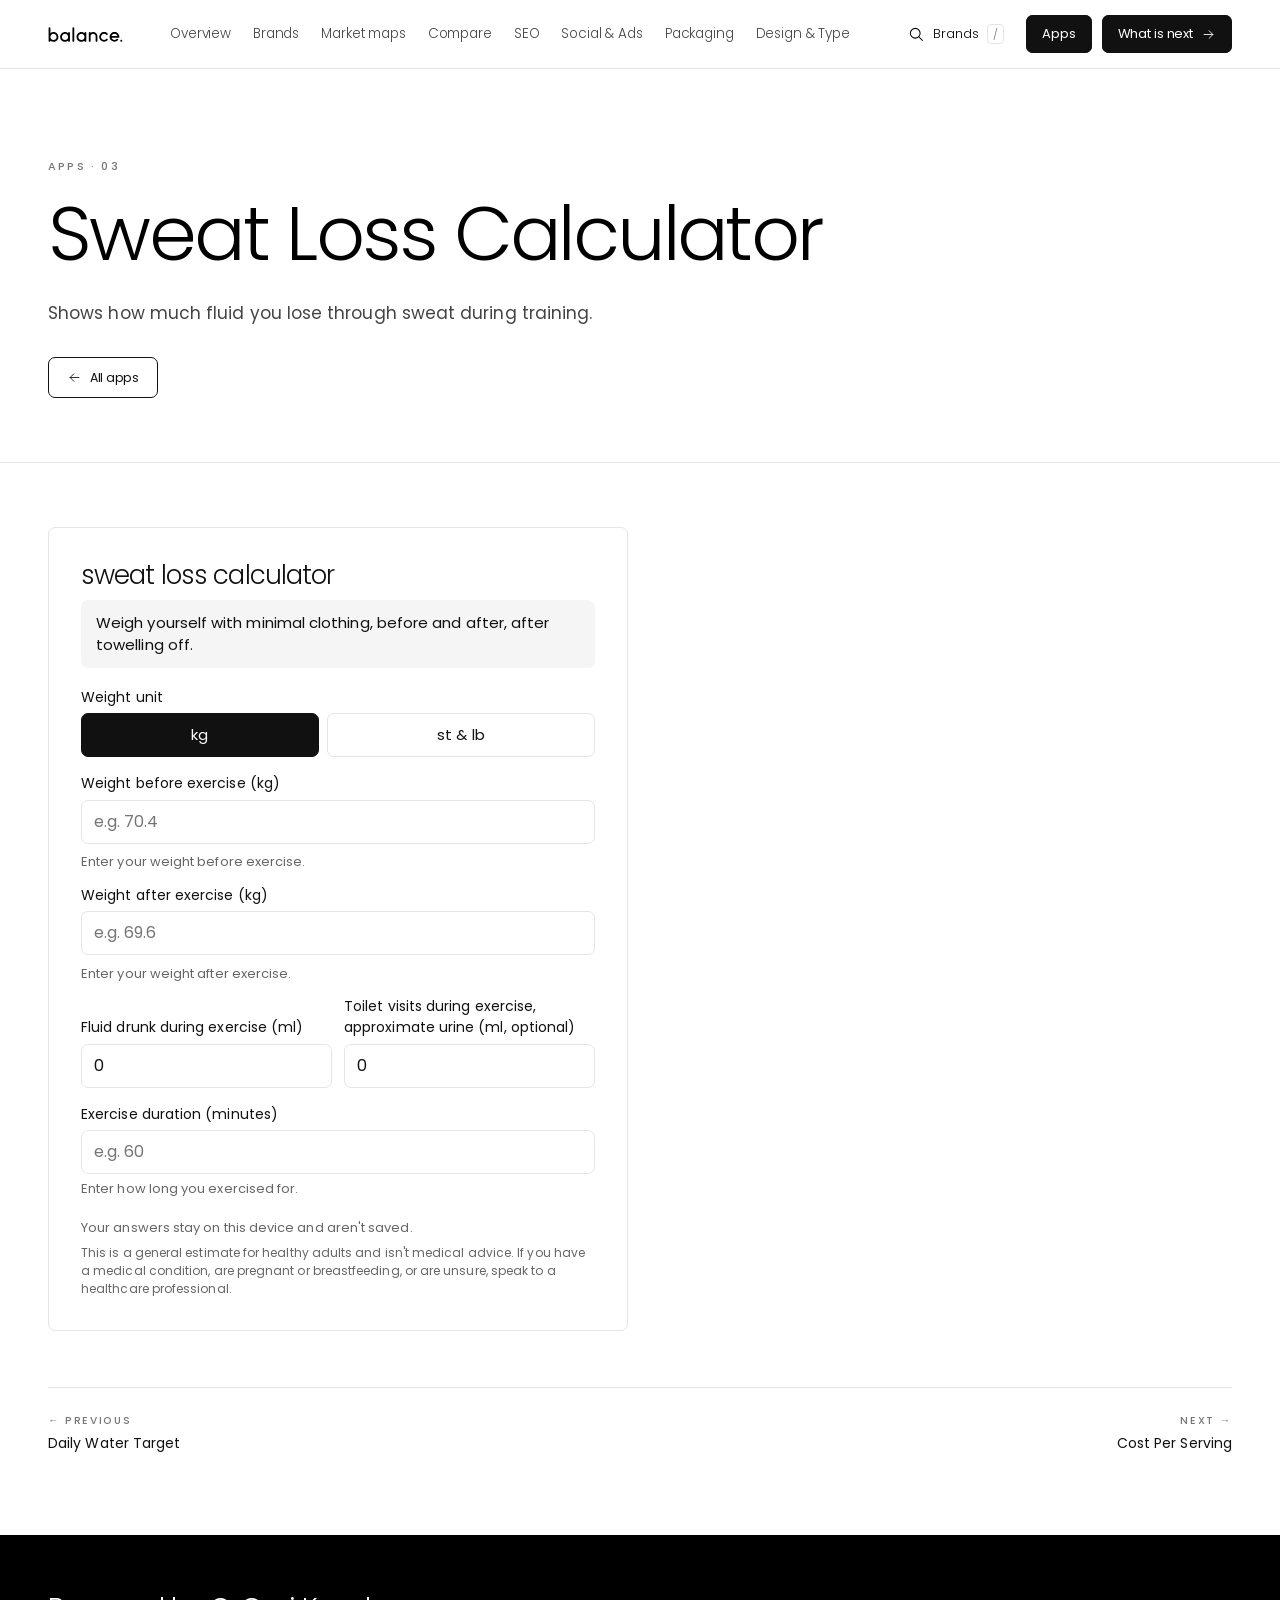
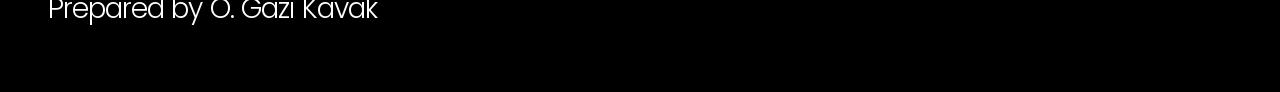
<file: app-sweat-loss-calculator.html>
<!doctype html>
<html lang="en">
<head>
<meta charset="utf-8">
<meta name="viewport" content="width=device-width, initial-scale=1">
<title>Sweat Loss Calculator · balance.</title>
<meta name="description" content="Shows how much fluid you lose through sweat during training.">
<meta name="author" content="O. Gazi Kavak">
<meta name="robots" content="noindex,nofollow">
<meta name="theme-color" content="#000000">
<link rel="icon" href="data:image/svg+xml,%3Csvg xmlns='http://www.w3.org/2000/svg' viewBox='0 0 32 32'%3E%3Crect width='32' height='32' rx='7' fill='%23000'/%3E%3Ctext x='16' y='22' font-family='Poppins,Arial,sans-serif' font-size='17' font-weight='300' fill='%23fff' text-anchor='middle'%3Eb.%3C/text%3E%3C/svg%3E">
<link rel="preconnect" href="https://fonts.googleapis.com">
<link rel="preconnect" href="https://fonts.gstatic.com" crossorigin>
<link href="https://fonts.googleapis.com/css2?family=Inter+Tight:wght@300;400;500;600;700&family=JetBrains+Mono:wght@400;600&family=Fraunces:opsz,wght@9..144,300;9..144,400&family=Poppins:wght@300;400;500;600&family=Montserrat:wght@800&family=Inter:wght@300;400;700&family=Space+Mono:wght@700&family=Asul&family=Nunito+Sans:wght@400&family=Space+Grotesk:wght@400;600&family=Work+Sans:wght@400&family=Bebas+Neue&family=Figtree:wght@400;700&family=DM+Sans:wght@400&family=Archivo:wght@800&family=Outfit:wght@600&family=Arima:wght@700&display=swap" rel="stylesheet">
<link rel="stylesheet" href="site.css">
</head>
<body class="ap">
<div class="top"><div class="wrap">
  <a class="logo" href="index.html#/" aria-label="balance. Brand Radar"><svg class="blogo" viewBox="0 0 107 30" xmlns="http://www.w3.org/2000/svg" role="img" aria-label="balance."><g fill="currentColor"><path d="M14.84,18.46c0,3.85-3.13,6.98-6.98,6.98-1.68,0-3.22-.6-4.43-1.59v.31c0,.7-.57,1.28-1.28,1.28s-1.28-.57-1.28-1.28v-5.7h0V5.84c0-.7.57-1.27,1.28-1.27s1.28.57,1.28,1.27v7.23c1.2-.99,2.75-1.59,4.43-1.59,3.85,0,6.98,3.13,6.98,6.98ZM12.29,18.46c0-2.44-1.99-4.43-4.430-4.43s-4.42,1.98-4.43,4.42h0c0,2.45,1.99,4.43,4.43,4.43s4.43-1.99,4.43-4.43Z"/><path d="M31.34,18.46s0,0,0,0v5.69c0,.7-.57,1.28-1.28,1.28s-1.27-.57-1.27-1.28v-.31c-1.21.99-2.75,1.59-4.43,1.59-3.85,0-6.98-3.13-6.98-6.98s3.13-6.98,6.98-6.98c1.68,0,3.22.6,4.42,1.59v-.31c0-.7.57-1.28,1.28-1.28s1.28.57,1.28,1.28v5.69h0ZM28.79,18.45c0-2.44-1.99-4.42-4.42-4.42s-4.43,1.98-4.43,4.43,1.99,4.43,4.43,4.43,4.42-1.98,4.42-4.42h0Z"/><path d="M37.48,5.86v18.3c0,.71-.57,1.28-1.28,1.28s-1.28-.57-1.28-1.28V5.86c0-.7.57-1.28,1.28-1.28s1.28.57,1.28,1.28Z"/><path d="M54.73,18.46s0,0,0,0v5.69c0,.7-.57,1.28-1.27,1.28s-1.28-.57-1.28-1.28v-.31c-1.21.99-2.75,1.59-4.43,1.59-3.85,0-6.98-3.13-6.98-6.98s3.13-6.98,6.98-6.98c1.68,0,3.22.6,4.42,1.59v-.31c0-.7.57-1.28,1.28-1.28s1.28.57,1.28,1.28v5.69h0ZM52.18,18.45c0-2.44-1.99-4.42-4.42-4.42s-4.43,1.98-4.43,4.43,1.99,4.43,4.43,4.43,4.42-1.98,4.42-4.42h0Z"/><path d="M70.6,17.62v6.54c0,.7-.57,1.28-1.28,1.28s-1.27-.57-1.27-1.28v-6.54c0-1.98-1.61-3.59-3.59-3.59s-3.59,1.61-3.59,3.59v6.54c0,.71-.57,1.28-1.28,1.28s-1.280-.57-1.28-1.28v-11.4c0-.7.57-1.27,1.28-1.27s1.21.52,1.27,1.18c1.01-.74,2.25-1.18,3.6-1.18,3.39,0,6.14,2.75,6.14,6.14Z"/><path d="M85.08,23.39c-1.36,1.36-3.15,2.04-4.93,2.04s-3.57-.68-4.93-2.04c-2.72-2.72-2.72-7.15,0-9.87,1.32-1.32,3.07-2.04,4.93-2.04s3.62.73,4.93,2.05c.5.5.5,1.31,0,1.8-.5.5-1.31.5-1.8,0-.84-.84-1.95-1.3-3.13-1.3s-2.29.46-3.13,1.3c-1.73,1.73-1.73,4.53,0,6.26s4.53,1.73,6.26,0c.5-.5,1.3-.5,1.8,0s.5,1.31,0,1.8Z"/><path d="M101.96,18.46c0,.7-.57,1.28-1.27,1.28h-9.94c.2.68.57,1.32,1.11,1.85,1.73,1.73,4.53,1.73,6.26,0,.5-.5,1.3-.5,1.8,0,.5.5.5,1.3,0,1.8-1.36,1.36-3.15,2.04-4.93,2.04s-3.57-.68-4.93-2.04c-1.33-1.33-2.01-3.08-2.04-4.83,0-.03,0-.07,0-.1s0-.07,0-.1c.03-1.75.71-3.5,2.04-4.83,2.72-2.72,7.15-2.72,9.87,0,1.32,1.32,2.04,3.07,2.04,4.93ZM99.23,17.19c-.21-.69-.58-1.33-1.11-1.85-1.73-1.73-4.53-1.73-6.26,0-.54.54-.9,1.18-1.11,1.85h8.48Z"/><path d="M103.35,24.01c0-.76.62-1.380,1.38-1.38s1.38.62,1.38,1.38-.62,1.38-1.38,1.38-1.38-.62-1.38-1.38Z"/></g></svg></a>
  <nav class="menu" id="menu">
    <a href="index.html#/">Overview</a>
    <a href="index.html#/brands">Brands</a>
    <a href="index.html#/maps">Market maps</a>
    <a href="index.html#/compare">Compare</a>
    <a href="index.html#/seo">SEO</a>
    <a href="index.html#/social">Social &amp; Ads</a>
    <a href="index.html#/packaging">Packaging</a>
    <a href="index.html#/design">Design &amp; Type</a>
    <div class="mfoot"><a class="mfind mapps" href="apps.html">Apps</a><a class="mfind" href="seo-report.html">What is next<svg viewBox="0 0 24 24" fill="none" stroke="currentColor" stroke-width="1.4" stroke-linecap="round" stroke-linejoin="round" aria-hidden="true"><path d="M5 12h14M13 6l6 6-6 6"/></svg></a><p>Prepared by O. Gazi Kavak</p></div>
  </nav>
  <div class="tools">
    <button class="ib" id="findbtn" type="button" aria-label="Find a brand" aria-expanded="false" aria-controls="finder"><svg viewBox="0 0 24 24" fill="none" stroke="currentColor" stroke-width="1.4" stroke-linecap="round" aria-hidden="true"><circle cx="11" cy="11" r="6.5"/><path d="M16 16l4.5 4.5"/></svg><span class="lbl">Brands</span><kbd>/</kbd></button>
    <a class="apb" href="apps.html" aria-current="page">Apps</a>
    <a class="wn" href="seo-report.html">What is next<svg viewBox="0 0 24 24" fill="none" stroke="currentColor" stroke-width="1.4" stroke-linecap="round" stroke-linejoin="round" aria-hidden="true"><path d="M5 12h14M13 6l6 6-6 6"/></svg></a>
    <button class="ib burger" id="burger" type="button" aria-label="Open menu" aria-expanded="false" aria-controls="menu"><svg class="l" viewBox="0 0 24 24" fill="none" stroke="currentColor" stroke-width="1.4" stroke-linecap="round" aria-hidden="true"><path d="M4 7h16M4 12h16M4 17h16"/></svg><svg class="x" viewBox="0 0 24 24" fill="none" stroke="currentColor" stroke-width="1.4" stroke-linecap="round" aria-hidden="true"><path d="M6 6l12 12M18 6L6 18"/></svg></button>
  </div>
  <div class="finder" id="finder" role="dialog" aria-label="Find a brand" hidden>
    <div class="q"><svg viewBox="0 0 24 24" fill="none" stroke="currentColor" stroke-width="1.4" stroke-linecap="round" aria-hidden="true"><circle cx="11" cy="11" r="6.5"/><path d="M16 16l4.5 4.5"/></svg><input id="findq" type="search" placeholder="Find a brand" autocomplete="off" spellcheck="false" aria-label="Brand name"></div>
    <ul id="findlist"></ul>
  </div>
</div></div>
<main>
<header class="hero"><div class="wrap">
  <div class="eyebrow">Apps · 03</div>
  <h1 style="margin-top:18px">Sweat Loss Calculator</h1>
  <p class="lead" style="margin-top:24px">Shows how much fluid you lose through sweat during training.</p>
  <div class="appnav"><a class="btn" href="apps.html"><svg viewBox="0 0 24 24" fill="none" stroke="currentColor" stroke-width="1.4" stroke-linecap="round" stroke-linejoin="round" aria-hidden="true"><path d="M19 12H5M11 6l-6 6 6 6"/></svg>All apps</a></div>
</div></header>
<section><div class="wrap">
  <div class="apptool">
<!-- balance. — Tool 3: Sweat Loss Calculator (paste into a Shopify "Custom Liquid" section) -->
<div class="bal-sweat-card" id="bal-sweat-root">
  <h2 class="bal-sweat-title">sweat loss calculator</h2>
  <p class="bal-sweat-intro">Weigh yourself with minimal clothing, before and after, after towelling off.</p>

  <fieldset class="bal-sweat-fieldset">
    <legend class="bal-sweat-label">Weight unit</legend>
    <div class="bal-sweat-seg">
      <input class="bal-sweat-sr" type="radio" name="bal-sweat-unit" id="bal-sweat-unit-kg" value="kg" checked>
      <label for="bal-sweat-unit-kg">kg</label>
      <input class="bal-sweat-sr" type="radio" name="bal-sweat-unit" id="bal-sweat-unit-st" value="st">
      <label for="bal-sweat-unit-st">st &amp; lb</label>
    </div>
  </fieldset>

  <!-- Weight before -->
  <div class="bal-sweat-field" data-unit="kg">
    <label class="bal-sweat-label" for="bal-sweat-before-kg">Weight before exercise (kg)</label>
    <input class="bal-sweat-input" id="bal-sweat-before-kg" type="number" inputmode="decimal" min="30" max="250" step="0.1" placeholder="e.g. 70.4" aria-describedby="bal-sweat-before-msg">
  </div>
  <div class="bal-sweat-field" data-unit="st" hidden>
    <span class="bal-sweat-label" id="bal-sweat-before-st-label">Weight before exercise</span>
    <div class="bal-sweat-pair">
      <div>
        <label class="bal-sweat-sublabel" for="bal-sweat-before-st">Stone</label>
        <input class="bal-sweat-input" id="bal-sweat-before-st" aria-label="Weight before exercise, stone" type="number" inputmode="numeric" min="0" max="40" step="1" aria-describedby="bal-sweat-before-msg">
      </div>
      <div>
        <label class="bal-sweat-sublabel" for="bal-sweat-before-lb">Pounds</label>
        <input class="bal-sweat-input" id="bal-sweat-before-lb" aria-label="Weight before exercise, pounds" type="number" inputmode="decimal" min="0" max="13.9" step="0.1" aria-describedby="bal-sweat-before-msg">
      </div>
    </div>
  </div>
  <p class="bal-sweat-msg" id="bal-sweat-before-msg"></p>

  <!-- Weight after -->
  <div class="bal-sweat-field" data-unit="kg">
    <label class="bal-sweat-label" for="bal-sweat-after-kg">Weight after exercise (kg)</label>
    <input class="bal-sweat-input" id="bal-sweat-after-kg" type="number" inputmode="decimal" min="30" max="250" step="0.1" placeholder="e.g. 69.6" aria-describedby="bal-sweat-after-msg">
  </div>
  <div class="bal-sweat-field" data-unit="st" hidden>
    <span class="bal-sweat-label" id="bal-sweat-after-st-label">Weight after exercise</span>
    <div class="bal-sweat-pair">
      <div>
        <label class="bal-sweat-sublabel" for="bal-sweat-after-st">Stone</label>
        <input class="bal-sweat-input" id="bal-sweat-after-st" aria-label="Weight after exercise, stone" type="number" inputmode="numeric" min="0" max="40" step="1" aria-describedby="bal-sweat-after-msg">
      </div>
      <div>
        <label class="bal-sweat-sublabel" for="bal-sweat-after-lb">Pounds</label>
        <input class="bal-sweat-input" id="bal-sweat-after-lb" aria-label="Weight after exercise, pounds" type="number" inputmode="decimal" min="0" max="13.9" step="0.1" aria-describedby="bal-sweat-after-msg">
      </div>
    </div>
  </div>
  <p class="bal-sweat-msg" id="bal-sweat-after-msg"></p>

  <div class="bal-sweat-grid">
    <div class="bal-sweat-field">
      <label class="bal-sweat-label" for="bal-sweat-fluid">Fluid drunk during exercise (ml)</label>
      <input class="bal-sweat-input" id="bal-sweat-fluid" type="number" inputmode="numeric" min="0" max="5000" step="50" value="0" aria-describedby="bal-sweat-fluid-msg">
      <p class="bal-sweat-msg" id="bal-sweat-fluid-msg"></p>
    </div>
    <div class="bal-sweat-field">
      <label class="bal-sweat-label" for="bal-sweat-urine">Toilet visits during exercise, approximate urine (ml, optional)</label>
      <input class="bal-sweat-input" id="bal-sweat-urine" type="number" inputmode="numeric" min="0" max="3000" step="50" value="0" aria-describedby="bal-sweat-urine-msg">
      <p class="bal-sweat-msg" id="bal-sweat-urine-msg"></p>
    </div>
  </div>

  <div class="bal-sweat-field">
    <label class="bal-sweat-label" for="bal-sweat-mins">Exercise duration (minutes)</label>
    <input class="bal-sweat-input" id="bal-sweat-mins" type="number" inputmode="numeric" min="1" max="600" step="1" placeholder="e.g. 60" aria-describedby="bal-sweat-mins-msg">
    <p class="bal-sweat-msg" id="bal-sweat-mins-msg"></p>
  </div>

  <div class="bal-sweat-results" id="bal-sweat-results" aria-live="polite"></div>

  <p class="bal-sweat-privacy">Your answers stay on this device and aren't saved.</p>
  <p class="bal-sweat-disclaimer">This is a general estimate for healthy adults and isn't medical advice. If you have a medical condition, are pregnant or breastfeeding, or are unsure, speak to a healthcare professional.</p>
</div>

<style>
.bal-sweat-card{box-sizing:border-box;font-family:Poppins,sans-serif;font-size:max(1rem,16px);line-height:1.5;color:#111111;background:#FFFFFF;border:1px solid #E5E5E5;border-radius:7px;padding:2em;max-width:40em;margin:0 auto;text-align:left}
.bal-sweat-card *,.bal-sweat-card *::before,.bal-sweat-card *::after{box-sizing:border-box}
.bal-sweat-title{font-family:Poppins,sans-serif;font-size:1.625em;font-weight:300;line-height:1.2;letter-spacing:-.034em;color:#111111;margin:0 0 .35em}
.bal-sweat-intro{font-size:.9375em;color:#111111;margin:0 0 1.25em;padding:.75em 1em;background:#F5F5F5;border:0;border-radius:7px}
.bal-sweat-field{margin:0 0 1em}
.bal-sweat-field[hidden]{display:none}
.bal-sweat-fieldset{border:0;padding:0;margin:0 0 1em;min-width:0}
.bal-sweat-label{display:block;font-size:.875em;font-weight:400;margin:0 0 .4em;padding:0;color:#111111}
.bal-sweat-sublabel{display:block;font-size:.8125em;color:#666666;margin:0 0 .3em}
.bal-sweat-input{width:100%;min-height:2.75em;padding:.5em .75em;font:inherit;font-size:1em;color:#111111;background:#FFFFFF;border:1px solid #E5E5E5;border-radius:7px}
.bal-sweat-input[aria-invalid="true"]{border-color:#111111}
.bal-sweat-pair{display:grid;grid-template-columns:1fr 1fr;gap:.75em}
.bal-sweat-grid{display:grid;grid-template-columns:1fr;gap:0 .75em}
@media (min-width:36em){.bal-sweat-grid{grid-template-columns:1fr 1fr;align-items:end} }
.bal-sweat-sr{position:absolute;width:1px;height:1px;padding:0;margin:-1px;overflow:hidden;clip:rect(0,0,0,0);white-space:nowrap;border:0}
.bal-sweat-seg{display:flex;flex-wrap:wrap;gap:.5em}
.bal-sweat-seg label{display:inline-flex;align-items:center;justify-content:center;min-height:2.95em;min-width:5em;padding:.5em 1em;font-size:.9375em;color:#111111;background:#FFFFFF;border:1px solid #E5E5E5;border-radius:7px;cursor:pointer;flex:1 1 auto}
.bal-sweat-seg input:checked+label{background:#111111;border-color:#111111;color:#FFFFFF}
.bal-sweat-seg input:focus-visible+label,.bal-sweat-input:focus-visible{outline:2px solid #111111;outline-offset:2px}
.bal-sweat-msg{font-size:.8125em;color:#666666;margin:.35em 0 0}
.bal-sweat-msg:empty{display:none}
#bal-sweat-before-msg,#bal-sweat-after-msg{margin:-.6em 0 1em}
.bal-sweat-results{margin-top:1.25em;padding-top:1.25em;border-top:1px solid #E5E5E5}
.bal-sweat-results:empty{display:none}
.bal-sweat-big{font-size:2em;font-weight:300;line-height:1.15;letter-spacing:-.04em;margin:0 0 .3em;color:#111111}
.bal-sweat-line{font-size:.9375em;margin:.35em 0 0;color:#111111}
.bal-sweat-note{font-size:.875em;color:#111111;margin:.9em 0 0;padding:.75em 1em;background:#F5F5F5;border:0;border-radius:7px}
.bal-sweat-privacy{font-size:.8125em;color:#666666;margin:1.5em 0 .5em}
.bal-sweat-disclaimer{font-size:.75em;line-height:1.5;color:#666666;margin:0}
@media (max-width:30em){.bal-sweat-card{padding:1.25em 1em}.bal-sweat-big{font-size:1.625em} }
@media (prefers-reduced-motion:reduce){.bal-sweat-card *{transition:none!important;animation:none!important} }
</style>

<script>
(function () {
  /* ===================== CONFIG — edit these values ===================== */
  var CONFIG = {
    BOTTLE_ML: 887,                 // Balance Bottle 30oz = 30 US fl oz
    MIN_KG: 30,
    MAX_KG: 250,
    MAX_CHANGE_PERCENT: 10,         // flag before/after differences larger than this as unrealistic
    MAX_FLUID_ML: 5000,
    MAX_URINE_ML: 3000,
    MAX_MINUTES: 600,
    SIGNIFICANT_LOSS_PERCENT: 2
  };
  /* ====================================================================== */

  var root = document.getElementById("bal-sweat-root");
  if (!root) return;
  var KG_PER_LB = 0.45359237;
  var el = function (id) { return document.getElementById(id); };
  var results = el("bal-sweat-results");

  function unit() { return root.querySelector('input[name="bal-sweat-unit"]:checked').value; }
  function num(input) {
    var raw = input.value.trim();
    if (raw === "") return { empty: true };
    var n = Number(raw);
    return isFinite(n) ? { n: n } : { bad: true };
  }
  function setMsg(id, text, inputs, showInvalid) {
    el(id).textContent = text;
    inputs.forEach(function (i) { i.setAttribute("aria-invalid", text && showInvalid !== false ? "true" : "false"); });
  }
  function round1(n) { return Math.round(n * 10) / 10; }
  function l2(n) { return n.toFixed(2); }

  // Reads "before" or "after" weight in kg; returns null and shows a message if not usable.
  function readWeight(which, label) {
    var msgId = "bal-sweat-" + which + "-msg";
    var kg = null, text = "", inputs, isEmpty = false;
    if (unit() === "kg") {
      var input = el("bal-sweat-" + which + "-kg");
      inputs = [input];
      var k = num(input);
      if (k.empty) { text = "Enter your weight " + label + " exercise."; isEmpty = true; }
      else if (k.bad) text = "Please enter a number.";
      else if (k.n < 0) text = "Weight can't be negative.";
      else kg = k.n;
    } else {
      var st = el("bal-sweat-" + which + "-st"), lb = el("bal-sweat-" + which + "-lb");
      inputs = [st, lb];
      var s = num(st), l = num(lb);
      if (s.empty && l.empty) { text = "Enter your weight " + label + " exercise."; isEmpty = true; }
      else if (s.bad || l.bad) text = "Please enter numbers only.";
      else if ((s.n || 0) < 0 || (l.n || 0) < 0) text = "Weight can't be negative.";
      else if ((l.n || 0) >= 14) text = "Pounds should be less than 14 — add the extra to stone.";
      else kg = (((s.n || 0) * 14) + (l.n || 0)) * KG_PER_LB;
    }
    if (kg !== null && (kg < CONFIG.MIN_KG || kg > CONFIG.MAX_KG)) {
      text = "Please enter a weight between " + CONFIG.MIN_KG + " and " + CONFIG.MAX_KG + " kg (about 4 st 10 lb to 39 st 5 lb).";
      kg = null;
    }
    setMsg(msgId, text, inputs, !isEmpty);
    return kg;
  }

  function readMl(id, max, label, optional) {
    var input = el(id), m = num(input), text = "", value = null;
    if (m.empty) { if (optional) value = 0; else text = "Enter " + label + " (use 0 if none)."; }
    else if (m.bad) text = "Please enter a number.";
    else if (m.n < 0) text = "This can't be negative.";
    else if (m.n > max) text = "That seems very high — please enter up to " + max + " ml.";
    else value = m.n;
    setMsg(id + "-msg", text, [input]);
    return value;
  }

  function readMinutes() {
    var input = el("bal-sweat-mins"), m = num(input), text = "", value = null, isEmpty = false;
    if (m.empty) { text = "Enter how long you exercised for."; isEmpty = true; }
    else if (m.bad) text = "Please enter a number of minutes.";
    else if (m.n <= 0) text = "Duration needs to be more than 0 minutes.";
    else if (m.n > CONFIG.MAX_MINUTES) text = "Please enter up to " + CONFIG.MAX_MINUTES + " minutes.";
    else value = m.n;
    setMsg("bal-sweat-mins-msg", text, [input], !isEmpty);
    return value;
  }

  function bottles(litres) {
    var b = Math.round((litres * 1000 / CONFIG.BOTTLE_ML) * 10) / 10;
    return b.toFixed(1) + " Balance Bottle" + (b === 1 ? "" : "s");
  }

  function update() {
    var before = readWeight("before", "before");
    var after = readWeight("after", "after");
    var fluid = readMl("bal-sweat-fluid", CONFIG.MAX_FLUID_ML, "the fluid you drank", false);
    var urine = readMl("bal-sweat-urine", CONFIG.MAX_URINE_ML, "", true);
    var minutes = readMinutes();

    if (before === null || after === null || fluid === null || urine === null || minutes === null) {
      results.innerHTML = "";
      return;
    }
    if (Math.abs(before - after) / before * 100 > CONFIG.MAX_CHANGE_PERCENT) {
      setMsg("bal-sweat-after-msg", "That's a very large change from your starting weight — please check both weights.",
        unit() === "kg" ? [el("bal-sweat-after-kg")] : [el("bal-sweat-after-st"), el("bal-sweat-after-lb")]);
      results.innerHTML = "";
      return;
    }

    var weightLossKg = before - after;
    var sweatLossL = weightLossKg + (fluid / 1000) - (urine / 1000);
    var sweatRateLPerHour = sweatLossL / (minutes / 60);
    var percentBodyMassLost = (weightLossKg / before) * 100;

    var html = "";
    if (sweatLossL > 0) {
      html += '<p class="bal-sweat-big">Estimated sweat loss: ' + l2(sweatLossL) + " litres (about " + l2(sweatRateLPerHour) + " litres per hour)</p>" +
        '<p class="bal-sweat-line">That\'s about ' + bottles(sweatLossL) + " in total, or " + bottles(sweatRateLPerHour) + " per hour.</p>";
    } else {
      html += '<p class="bal-sweat-line">We couldn\'t estimate a sweat loss from these numbers — please check them.</p>';
    }
    if (weightLossKg < 0) {
      html += '<p class="bal-sweat-line">You finished heavier than you started, which usually means you drank more than you lost.</p>';
    } else {
      html += '<p class="bal-sweat-line">You lost ' + round1(percentBodyMassLost).toFixed(1) + "% of your body weight during this session.</p>";
    }
    if (percentBodyMassLost >= CONFIG.SIGNIFICANT_LOSS_PERCENT) {
      html += '<p class="bal-sweat-note">A loss of 2% or more is generally considered significant. Many guidelines suggest drinking gradually over the next few hours to make up the difference.</p>';
    }
    results.innerHTML = html;
  }

  // Switch units and convert any weights already entered.
  root.addEventListener("change", function (e) {
    if (e.target.name !== "bal-sweat-unit") return;
    var toSt = e.target.value === "st";
    ["before", "after"].forEach(function (w) {
      var kgIn = el("bal-sweat-" + w + "-kg"), stIn = el("bal-sweat-" + w + "-st"), lbIn = el("bal-sweat-" + w + "-lb");
      if (toSt) {
        var k = num(kgIn);
        if (k.n > 0) { var lbs = k.n / KG_PER_LB; stIn.value = Math.floor(lbs / 14); lbIn.value = round1(lbs % 14); }
      } else {
        var s = num(stIn), l = num(lbIn);
        if (s.n || l.n) kgIn.value = round1((((s.n || 0) * 14) + (l.n || 0)) * KG_PER_LB);
      }
    });
    root.querySelectorAll(".bal-sweat-field[data-unit]").forEach(function (f) {
      f.hidden = f.getAttribute("data-unit") !== (toSt ? "st" : "kg");
    });
  });
  root.addEventListener("input", update);
  root.addEventListener("change", update);
  update();
})();
</script>

  </div>
  <nav class="apppager" aria-label="Other apps"><a href="app-daily-water-target.html"><small>← Previous</small><span>Daily Water Target</span></a><a class="nx" href="app-cost-per-serving.html"><small>Next →</small><span>Cost Per Serving</span></a></nav>
</div></section>
</main>
<footer class="foot"><div class="wrap">
  <p class="credit" style="margin-top:0">Prepared by O. Gazi Kavak</p>
</div></footer>
<script>
const BRANDS=[{"id": "selene", "name": "balance. Selene", "short": "Selene", "accent": "#1C2235", "note": "Reference"}, {"id": "ab", "name": "Ancient + Brave", "short": "A+B", "accent": "#535F4A", "note": "£1.07/serving"}, {"id": "artah", "name": "ARTAH", "short": "ARTAH", "accent": "#000000", "note": "£1.07/serving"}, {"id": "drvegan", "name": "DR.VEGAN", "short": "DR.VEGAN", "accent": "#C2185B", "note": "£1.33/serving"}, {"id": "freesoul", "name": "Free Soul", "short": "Free Soul", "accent": "#39000B", "note": "£1.08/serving"}, {"id": "heights", "name": "Heights", "short": "Heights", "accent": "#010071", "note": "£1.21/serving"}, {"id": "humantra", "name": "Humantra", "short": "Humantra", "accent": "#75DFE3", "note": "£1.40/serving"}, {"id": "innermost", "name": "Innermost", "short": "Innermost", "accent": "#BFE0E6", "note": "£1.10/serving"}, {"id": "liquidiv", "name": "Liquid I.V.", "short": "Liquid I.V.", "accent": "#1B75BB", "note": "£1.27/serving"}, {"id": "lmnt", "name": "LMNT", "short": "LMNT", "accent": "#FFF200", "note": "£1.27/serving"}, {"id": "pfh", "name": "Precision Fuel & Hydration", "short": "PF&H", "accent": "#6A2C91", "note": "£0.90/serving"}, {"id": "punchy", "name": "Punchy", "short": "Punchy", "accent": "#D1E2A9", "note": "£1.35/serving"}, {"id": "puresport", "name": "Puresport", "short": "Puresport", "accent": "#E8476A", "note": "£1.10/serving"}, {"id": "sis", "name": "Science in Sport (SiS)", "short": "SiS", "accent": "#E6007E", "note": "£0.38/serving"}, {"id": "spacegoods", "name": "Spacegoods", "short": "Spacegoods", "accent": "#8E7BD6", "note": "£2.00/serving"}, {"id": "styrkr", "name": "STYRKR", "short": "STYRKR", "accent": "#1D1D1B", "note": "£1.00/serving"}, {"id": "sult", "name": "SULT", "short": "SULT", "accent": "#CDFF00", "note": "£1.19/serving"}, {"id": "veloforte", "name": "Veloforte", "short": "Veloforte", "accent": "#F28C28", "note": "£2.08/serving"}, {"id": "zooki", "name": "Zooki", "short": "Zooki", "accent": "#D85418", "note": "£2.14/serving"}];
const esc=s=>String(s).replace(/[&<>"]/g,c=>({"&":"&amp;","<":"&lt;",">":"&gt;",'"':"&quot;"}[c]));
const TOP=document.querySelector(".top"), burger=document.getElementById("burger");
const finder=document.getElementById("finder"), findbtn=document.getElementById("findbtn"), findq=document.getElementById("findq"), findlist=document.getElementById("findlist");
let act=0;
function renderFind(){
  const q=findq.value.trim().toLowerCase();
  const hits=BRANDS.filter(b=>!q||b.name.toLowerCase().includes(q)||b.short.toLowerCase().includes(q));
  act=Math.min(act,Math.max(0,hits.length-1));
  findlist.innerHTML=hits.length?hits.map((b,i)=>`<li><a href="index.html#/brand/${b.id}" class="${i===act?"act":""}"><i style="background:${b.accent}"></i><span>${esc(b.name)}</span><small>${b.note}</small></a></li>`).join(""):`<li class="empty">No brand matches “${esc(findq.value)}”.</li>`;
}
function setMenu(open){TOP.classList.toggle("open",open); document.body.classList.toggle("lock",open); burger.setAttribute("aria-expanded",open); burger.setAttribute("aria-label",open?"Close menu":"Open menu"); if(open) setFinder(false);}
function setFinder(open){finder.hidden=!open; findbtn.setAttribute("aria-expanded",open); if(open){setMenu(false); findq.value=""; act=0; renderFind(); setTimeout(()=>findq.focus(),0);}}
burger.addEventListener("click",()=>setMenu(!TOP.classList.contains("open")));
findbtn.addEventListener("click",()=>setFinder(finder.hidden));
findq.addEventListener("input",()=>{act=0; renderFind();});
findq.addEventListener("keydown",e=>{
  const items=findlist.querySelectorAll("a");
  if(e.key==="ArrowDown"||e.key==="ArrowUp"){e.preventDefault(); act=(act+(e.key==="ArrowDown"?1:-1)+items.length)%Math.max(1,items.length); renderFind(); const a=findlist.querySelectorAll("a")[act]; a&&a.scrollIntoView({block:"nearest"});}
  else if(e.key==="Enter"&&items[act]){e.preventDefault(); location.href=items[act].getAttribute("href");}
});
document.addEventListener("keydown",e=>{
  if(e.key==="Escape"){if(!finder.hidden){setFinder(false); findbtn.focus();} setMenu(false);}
  else if(e.key==="/"&&finder.hidden&&!/INPUT|TEXTAREA|SELECT/.test(document.activeElement.tagName)){e.preventDefault(); setFinder(true);}
});
document.addEventListener("click",e=>{if(!TOP.contains(e.target)){setFinder(false); setMenu(false);}});
document.getElementById("menu").addEventListener("click",e=>{if(e.target.closest("a")) setMenu(false);});
document.querySelectorAll(".toc2 a").forEach(a=>a.addEventListener("click",e=>{const el=document.querySelector(a.getAttribute("href")); if(el){e.preventDefault(); el.scrollIntoView({behavior:"smooth"}); history.replaceState(null,"",a.getAttribute("href"));}}));
</script>
</body>
</html>
</file>
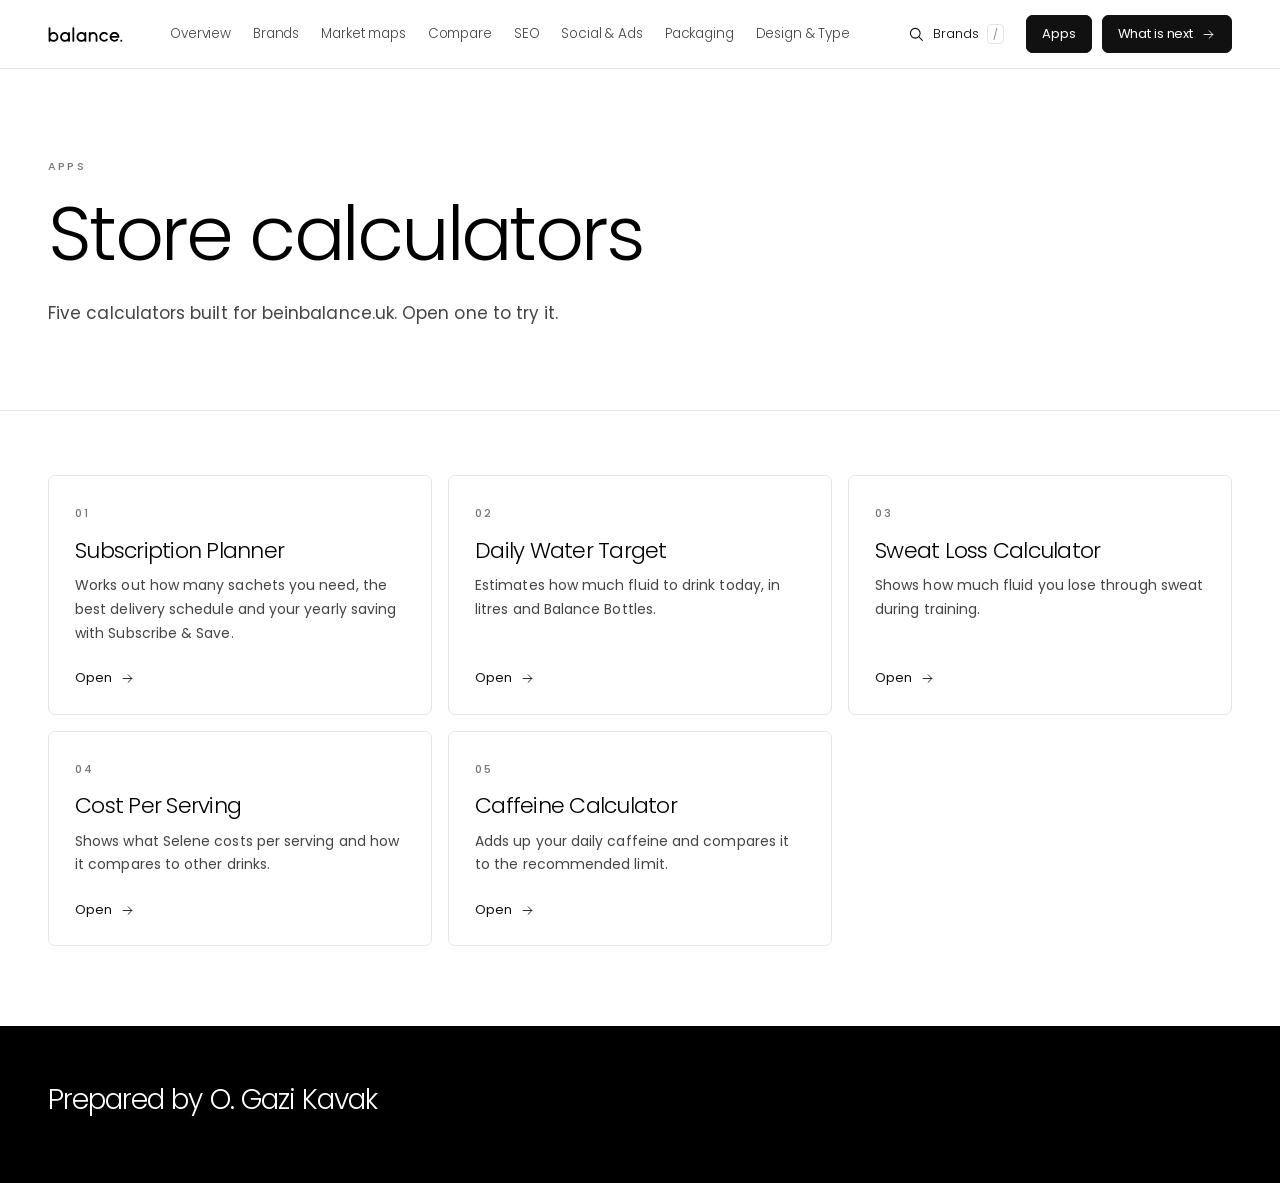
<file: apps.html>
<!doctype html>
<html lang="en">
<head>
<meta charset="utf-8">
<meta name="viewport" content="width=device-width, initial-scale=1">
<title>Apps · balance.</title>
<meta name="description" content="Five calculators built for beinbalance.uk: subscription, water, sweat loss, cost per serving and caffeine.">
<meta name="author" content="O. Gazi Kavak">
<meta name="robots" content="noindex,nofollow">
<meta name="theme-color" content="#000000">
<link rel="icon" href="data:image/svg+xml,%3Csvg xmlns='http://www.w3.org/2000/svg' viewBox='0 0 32 32'%3E%3Crect width='32' height='32' rx='7' fill='%23000'/%3E%3Ctext x='16' y='22' font-family='Poppins,Arial,sans-serif' font-size='17' font-weight='300' fill='%23fff' text-anchor='middle'%3Eb.%3C/text%3E%3C/svg%3E">
<link rel="preconnect" href="https://fonts.googleapis.com">
<link rel="preconnect" href="https://fonts.gstatic.com" crossorigin>
<link href="https://fonts.googleapis.com/css2?family=Inter+Tight:wght@300;400;500;600;700&family=JetBrains+Mono:wght@400;600&family=Fraunces:opsz,wght@9..144,300;9..144,400&family=Poppins:wght@300;400;500;600&family=Montserrat:wght@800&family=Inter:wght@300;400;700&family=Space+Mono:wght@700&family=Asul&family=Nunito+Sans:wght@400&family=Space+Grotesk:wght@400;600&family=Work+Sans:wght@400&family=Bebas+Neue&family=Figtree:wght@400;700&family=DM+Sans:wght@400&family=Archivo:wght@800&family=Outfit:wght@600&family=Arima:wght@700&display=swap" rel="stylesheet">
<link rel="stylesheet" href="site.css">
</head>
<body class="ap">
<div class="top"><div class="wrap">
  <a class="logo" href="index.html#/" aria-label="balance. Brand Radar"><svg class="blogo" viewBox="0 0 107 30" xmlns="http://www.w3.org/2000/svg" role="img" aria-label="balance."><g fill="currentColor"><path d="M14.84,18.46c0,3.85-3.13,6.98-6.98,6.98-1.68,0-3.22-.6-4.43-1.59v.31c0,.7-.57,1.28-1.28,1.28s-1.28-.57-1.28-1.28v-5.7h0V5.84c0-.7.57-1.27,1.28-1.27s1.28.57,1.28,1.27v7.23c1.2-.99,2.75-1.59,4.43-1.59,3.85,0,6.98,3.13,6.98,6.98ZM12.29,18.46c0-2.44-1.99-4.43-4.430-4.43s-4.42,1.98-4.43,4.42h0c0,2.45,1.99,4.43,4.43,4.43s4.43-1.99,4.43-4.43Z"/><path d="M31.34,18.46s0,0,0,0v5.69c0,.7-.57,1.28-1.28,1.28s-1.27-.57-1.27-1.28v-.31c-1.21.99-2.75,1.59-4.43,1.59-3.85,0-6.98-3.13-6.98-6.98s3.13-6.98,6.98-6.98c1.68,0,3.22.6,4.42,1.59v-.31c0-.7.57-1.28,1.28-1.28s1.28.57,1.28,1.28v5.69h0ZM28.79,18.45c0-2.44-1.99-4.42-4.42-4.42s-4.43,1.98-4.43,4.43,1.99,4.43,4.43,4.43,4.42-1.98,4.42-4.42h0Z"/><path d="M37.48,5.86v18.3c0,.71-.57,1.28-1.28,1.28s-1.28-.57-1.28-1.28V5.86c0-.7.57-1.28,1.28-1.28s1.28.57,1.28,1.28Z"/><path d="M54.73,18.46s0,0,0,0v5.69c0,.7-.57,1.28-1.27,1.28s-1.28-.57-1.28-1.28v-.31c-1.21.99-2.75,1.59-4.43,1.59-3.85,0-6.98-3.13-6.98-6.98s3.13-6.98,6.98-6.98c1.68,0,3.22.6,4.42,1.59v-.31c0-.7.57-1.28,1.28-1.28s1.28.57,1.28,1.28v5.69h0ZM52.18,18.45c0-2.44-1.99-4.42-4.42-4.42s-4.43,1.98-4.43,4.43,1.99,4.43,4.43,4.43,4.42-1.98,4.42-4.42h0Z"/><path d="M70.6,17.62v6.54c0,.7-.57,1.28-1.28,1.28s-1.27-.57-1.27-1.28v-6.54c0-1.98-1.61-3.59-3.59-3.59s-3.59,1.61-3.59,3.59v6.54c0,.71-.57,1.28-1.28,1.28s-1.280-.57-1.28-1.28v-11.4c0-.7.57-1.27,1.28-1.27s1.21.52,1.27,1.18c1.01-.74,2.25-1.18,3.6-1.18,3.39,0,6.14,2.75,6.14,6.14Z"/><path d="M85.08,23.39c-1.36,1.36-3.15,2.04-4.93,2.04s-3.57-.68-4.93-2.04c-2.72-2.72-2.72-7.15,0-9.87,1.32-1.32,3.07-2.04,4.93-2.04s3.62.73,4.93,2.05c.5.5.5,1.31,0,1.8-.5.5-1.31.5-1.8,0-.84-.84-1.95-1.3-3.13-1.3s-2.29.46-3.13,1.3c-1.73,1.73-1.73,4.53,0,6.26s4.53,1.73,6.26,0c.5-.5,1.3-.5,1.8,0s.5,1.31,0,1.8Z"/><path d="M101.96,18.46c0,.7-.57,1.28-1.27,1.28h-9.94c.2.68.57,1.32,1.11,1.85,1.73,1.73,4.53,1.73,6.26,0,.5-.5,1.3-.5,1.8,0,.5.5.5,1.3,0,1.8-1.36,1.36-3.15,2.04-4.93,2.04s-3.57-.68-4.93-2.04c-1.33-1.33-2.01-3.08-2.04-4.83,0-.03,0-.07,0-.1s0-.07,0-.1c.03-1.75.71-3.5,2.04-4.83,2.72-2.72,7.15-2.72,9.87,0,1.32,1.32,2.04,3.07,2.04,4.93ZM99.23,17.19c-.21-.69-.58-1.33-1.11-1.85-1.73-1.73-4.53-1.73-6.26,0-.54.54-.9,1.18-1.11,1.85h8.48Z"/><path d="M103.35,24.01c0-.76.62-1.380,1.38-1.38s1.38.62,1.38,1.38-.62,1.38-1.38,1.38-1.38-.62-1.38-1.38Z"/></g></svg></a>
  <nav class="menu" id="menu">
    <a href="index.html#/">Overview</a>
    <a href="index.html#/brands">Brands</a>
    <a href="index.html#/maps">Market maps</a>
    <a href="index.html#/compare">Compare</a>
    <a href="index.html#/seo">SEO</a>
    <a href="index.html#/social">Social &amp; Ads</a>
    <a href="index.html#/packaging">Packaging</a>
    <a href="index.html#/design">Design &amp; Type</a>
    <div class="mfoot"><a class="mfind mapps" href="apps.html">Apps</a><a class="mfind" href="seo-report.html">What is next<svg viewBox="0 0 24 24" fill="none" stroke="currentColor" stroke-width="1.4" stroke-linecap="round" stroke-linejoin="round" aria-hidden="true"><path d="M5 12h14M13 6l6 6-6 6"/></svg></a><p>Prepared by O. Gazi Kavak</p></div>
  </nav>
  <div class="tools">
    <button class="ib" id="findbtn" type="button" aria-label="Find a brand" aria-expanded="false" aria-controls="finder"><svg viewBox="0 0 24 24" fill="none" stroke="currentColor" stroke-width="1.4" stroke-linecap="round" aria-hidden="true"><circle cx="11" cy="11" r="6.5"/><path d="M16 16l4.5 4.5"/></svg><span class="lbl">Brands</span><kbd>/</kbd></button>
    <a class="apb" href="apps.html" aria-current="page">Apps</a>
    <a class="wn" href="seo-report.html">What is next<svg viewBox="0 0 24 24" fill="none" stroke="currentColor" stroke-width="1.4" stroke-linecap="round" stroke-linejoin="round" aria-hidden="true"><path d="M5 12h14M13 6l6 6-6 6"/></svg></a>
    <button class="ib burger" id="burger" type="button" aria-label="Open menu" aria-expanded="false" aria-controls="menu"><svg class="l" viewBox="0 0 24 24" fill="none" stroke="currentColor" stroke-width="1.4" stroke-linecap="round" aria-hidden="true"><path d="M4 7h16M4 12h16M4 17h16"/></svg><svg class="x" viewBox="0 0 24 24" fill="none" stroke="currentColor" stroke-width="1.4" stroke-linecap="round" aria-hidden="true"><path d="M6 6l12 12M18 6L6 18"/></svg></button>
  </div>
  <div class="finder" id="finder" role="dialog" aria-label="Find a brand" hidden>
    <div class="q"><svg viewBox="0 0 24 24" fill="none" stroke="currentColor" stroke-width="1.4" stroke-linecap="round" aria-hidden="true"><circle cx="11" cy="11" r="6.5"/><path d="M16 16l4.5 4.5"/></svg><input id="findq" type="search" placeholder="Find a brand" autocomplete="off" spellcheck="false" aria-label="Brand name"></div>
    <ul id="findlist"></ul>
  </div>
</div></div>
<main>
<header class="hero"><div class="wrap">
  <div class="eyebrow">Apps</div>
  <h1 style="margin-top:18px">Store calculators</h1>
  <p class="lead" style="margin-top:24px">Five calculators built for beinbalance.uk. Open one to try it.</p>
</div></header>
<section><div class="wrap">
  <ul class="applist">
    <li><a class="appcard" href="app-subscription-planner.html">
      <span class="n">01</span>
      <h2>Subscription Planner</h2>
      <p>Works out how many sachets you need, the best delivery schedule and your yearly saving with Subscribe &amp; Save.</p>
      <span class="go">Open <svg viewBox="0 0 24 24" fill="none" stroke="currentColor" stroke-width="1.4" stroke-linecap="round" stroke-linejoin="round" aria-hidden="true"><path d="M5 12h14M13 6l6 6-6 6"/></svg></span>
    </a></li>
    <li><a class="appcard" href="app-daily-water-target.html">
      <span class="n">02</span>
      <h2>Daily Water Target</h2>
      <p>Estimates how much fluid to drink today, in litres and Balance Bottles.</p>
      <span class="go">Open <svg viewBox="0 0 24 24" fill="none" stroke="currentColor" stroke-width="1.4" stroke-linecap="round" stroke-linejoin="round" aria-hidden="true"><path d="M5 12h14M13 6l6 6-6 6"/></svg></span>
    </a></li>
    <li><a class="appcard" href="app-sweat-loss-calculator.html">
      <span class="n">03</span>
      <h2>Sweat Loss Calculator</h2>
      <p>Shows how much fluid you lose through sweat during training.</p>
      <span class="go">Open <svg viewBox="0 0 24 24" fill="none" stroke="currentColor" stroke-width="1.4" stroke-linecap="round" stroke-linejoin="round" aria-hidden="true"><path d="M5 12h14M13 6l6 6-6 6"/></svg></span>
    </a></li>
    <li><a class="appcard" href="app-cost-per-serving.html">
      <span class="n">04</span>
      <h2>Cost Per Serving</h2>
      <p>Shows what Selene costs per serving and how it compares to other drinks.</p>
      <span class="go">Open <svg viewBox="0 0 24 24" fill="none" stroke="currentColor" stroke-width="1.4" stroke-linecap="round" stroke-linejoin="round" aria-hidden="true"><path d="M5 12h14M13 6l6 6-6 6"/></svg></span>
    </a></li>
    <li><a class="appcard" href="app-caffeine-calculator.html">
      <span class="n">05</span>
      <h2>Caffeine Calculator</h2>
      <p>Adds up your daily caffeine and compares it to the recommended limit.</p>
      <span class="go">Open <svg viewBox="0 0 24 24" fill="none" stroke="currentColor" stroke-width="1.4" stroke-linecap="round" stroke-linejoin="round" aria-hidden="true"><path d="M5 12h14M13 6l6 6-6 6"/></svg></span>
    </a></li>
  </ul>
</div></section>
</main>
<footer class="foot"><div class="wrap">
  <p class="credit" style="margin-top:0">Prepared by O. Gazi Kavak</p>
</div></footer>
<script>
const BRANDS=[{"id": "selene", "name": "balance. Selene", "short": "Selene", "accent": "#1C2235", "note": "Reference"}, {"id": "ab", "name": "Ancient + Brave", "short": "A+B", "accent": "#535F4A", "note": "£1.07/serving"}, {"id": "artah", "name": "ARTAH", "short": "ARTAH", "accent": "#000000", "note": "£1.07/serving"}, {"id": "drvegan", "name": "DR.VEGAN", "short": "DR.VEGAN", "accent": "#C2185B", "note": "£1.33/serving"}, {"id": "freesoul", "name": "Free Soul", "short": "Free Soul", "accent": "#39000B", "note": "£1.08/serving"}, {"id": "heights", "name": "Heights", "short": "Heights", "accent": "#010071", "note": "£1.21/serving"}, {"id": "humantra", "name": "Humantra", "short": "Humantra", "accent": "#75DFE3", "note": "£1.40/serving"}, {"id": "innermost", "name": "Innermost", "short": "Innermost", "accent": "#BFE0E6", "note": "£1.10/serving"}, {"id": "liquidiv", "name": "Liquid I.V.", "short": "Liquid I.V.", "accent": "#1B75BB", "note": "£1.27/serving"}, {"id": "lmnt", "name": "LMNT", "short": "LMNT", "accent": "#FFF200", "note": "£1.27/serving"}, {"id": "pfh", "name": "Precision Fuel & Hydration", "short": "PF&H", "accent": "#6A2C91", "note": "£0.90/serving"}, {"id": "punchy", "name": "Punchy", "short": "Punchy", "accent": "#D1E2A9", "note": "£1.35/serving"}, {"id": "puresport", "name": "Puresport", "short": "Puresport", "accent": "#E8476A", "note": "£1.10/serving"}, {"id": "sis", "name": "Science in Sport (SiS)", "short": "SiS", "accent": "#E6007E", "note": "£0.38/serving"}, {"id": "spacegoods", "name": "Spacegoods", "short": "Spacegoods", "accent": "#8E7BD6", "note": "£2.00/serving"}, {"id": "styrkr", "name": "STYRKR", "short": "STYRKR", "accent": "#1D1D1B", "note": "£1.00/serving"}, {"id": "sult", "name": "SULT", "short": "SULT", "accent": "#CDFF00", "note": "£1.19/serving"}, {"id": "veloforte", "name": "Veloforte", "short": "Veloforte", "accent": "#F28C28", "note": "£2.08/serving"}, {"id": "zooki", "name": "Zooki", "short": "Zooki", "accent": "#D85418", "note": "£2.14/serving"}];
const esc=s=>String(s).replace(/[&<>"]/g,c=>({"&":"&amp;","<":"&lt;",">":"&gt;",'"':"&quot;"}[c]));
const TOP=document.querySelector(".top"), burger=document.getElementById("burger");
const finder=document.getElementById("finder"), findbtn=document.getElementById("findbtn"), findq=document.getElementById("findq"), findlist=document.getElementById("findlist");
let act=0;
function renderFind(){
  const q=findq.value.trim().toLowerCase();
  const hits=BRANDS.filter(b=>!q||b.name.toLowerCase().includes(q)||b.short.toLowerCase().includes(q));
  act=Math.min(act,Math.max(0,hits.length-1));
  findlist.innerHTML=hits.length?hits.map((b,i)=>`<li><a href="index.html#/brand/${b.id}" class="${i===act?"act":""}"><i style="background:${b.accent}"></i><span>${esc(b.name)}</span><small>${b.note}</small></a></li>`).join(""):`<li class="empty">No brand matches “${esc(findq.value)}”.</li>`;
}
function setMenu(open){TOP.classList.toggle("open",open); document.body.classList.toggle("lock",open); burger.setAttribute("aria-expanded",open); burger.setAttribute("aria-label",open?"Close menu":"Open menu"); if(open) setFinder(false);}
function setFinder(open){finder.hidden=!open; findbtn.setAttribute("aria-expanded",open); if(open){setMenu(false); findq.value=""; act=0; renderFind(); setTimeout(()=>findq.focus(),0);}}
burger.addEventListener("click",()=>setMenu(!TOP.classList.contains("open")));
findbtn.addEventListener("click",()=>setFinder(finder.hidden));
findq.addEventListener("input",()=>{act=0; renderFind();});
findq.addEventListener("keydown",e=>{
  const items=findlist.querySelectorAll("a");
  if(e.key==="ArrowDown"||e.key==="ArrowUp"){e.preventDefault(); act=(act+(e.key==="ArrowDown"?1:-1)+items.length)%Math.max(1,items.length); renderFind(); const a=findlist.querySelectorAll("a")[act]; a&&a.scrollIntoView({block:"nearest"});}
  else if(e.key==="Enter"&&items[act]){e.preventDefault(); location.href=items[act].getAttribute("href");}
});
document.addEventListener("keydown",e=>{
  if(e.key==="Escape"){if(!finder.hidden){setFinder(false); findbtn.focus();} setMenu(false);}
  else if(e.key==="/"&&finder.hidden&&!/INPUT|TEXTAREA|SELECT/.test(document.activeElement.tagName)){e.preventDefault(); setFinder(true);}
});
document.addEventListener("click",e=>{if(!TOP.contains(e.target)){setFinder(false); setMenu(false);}});
document.getElementById("menu").addEventListener("click",e=>{if(e.target.closest("a")) setMenu(false);});
document.querySelectorAll(".toc2 a").forEach(a=>a.addEventListener("click",e=>{const el=document.querySelector(a.getAttribute("href")); if(el){e.preventDefault(); el.scrollIntoView({behavior:"smooth"}); history.replaceState(null,"",a.getAttribute("href"));}}));
</script>
</body>
</html>
</file>
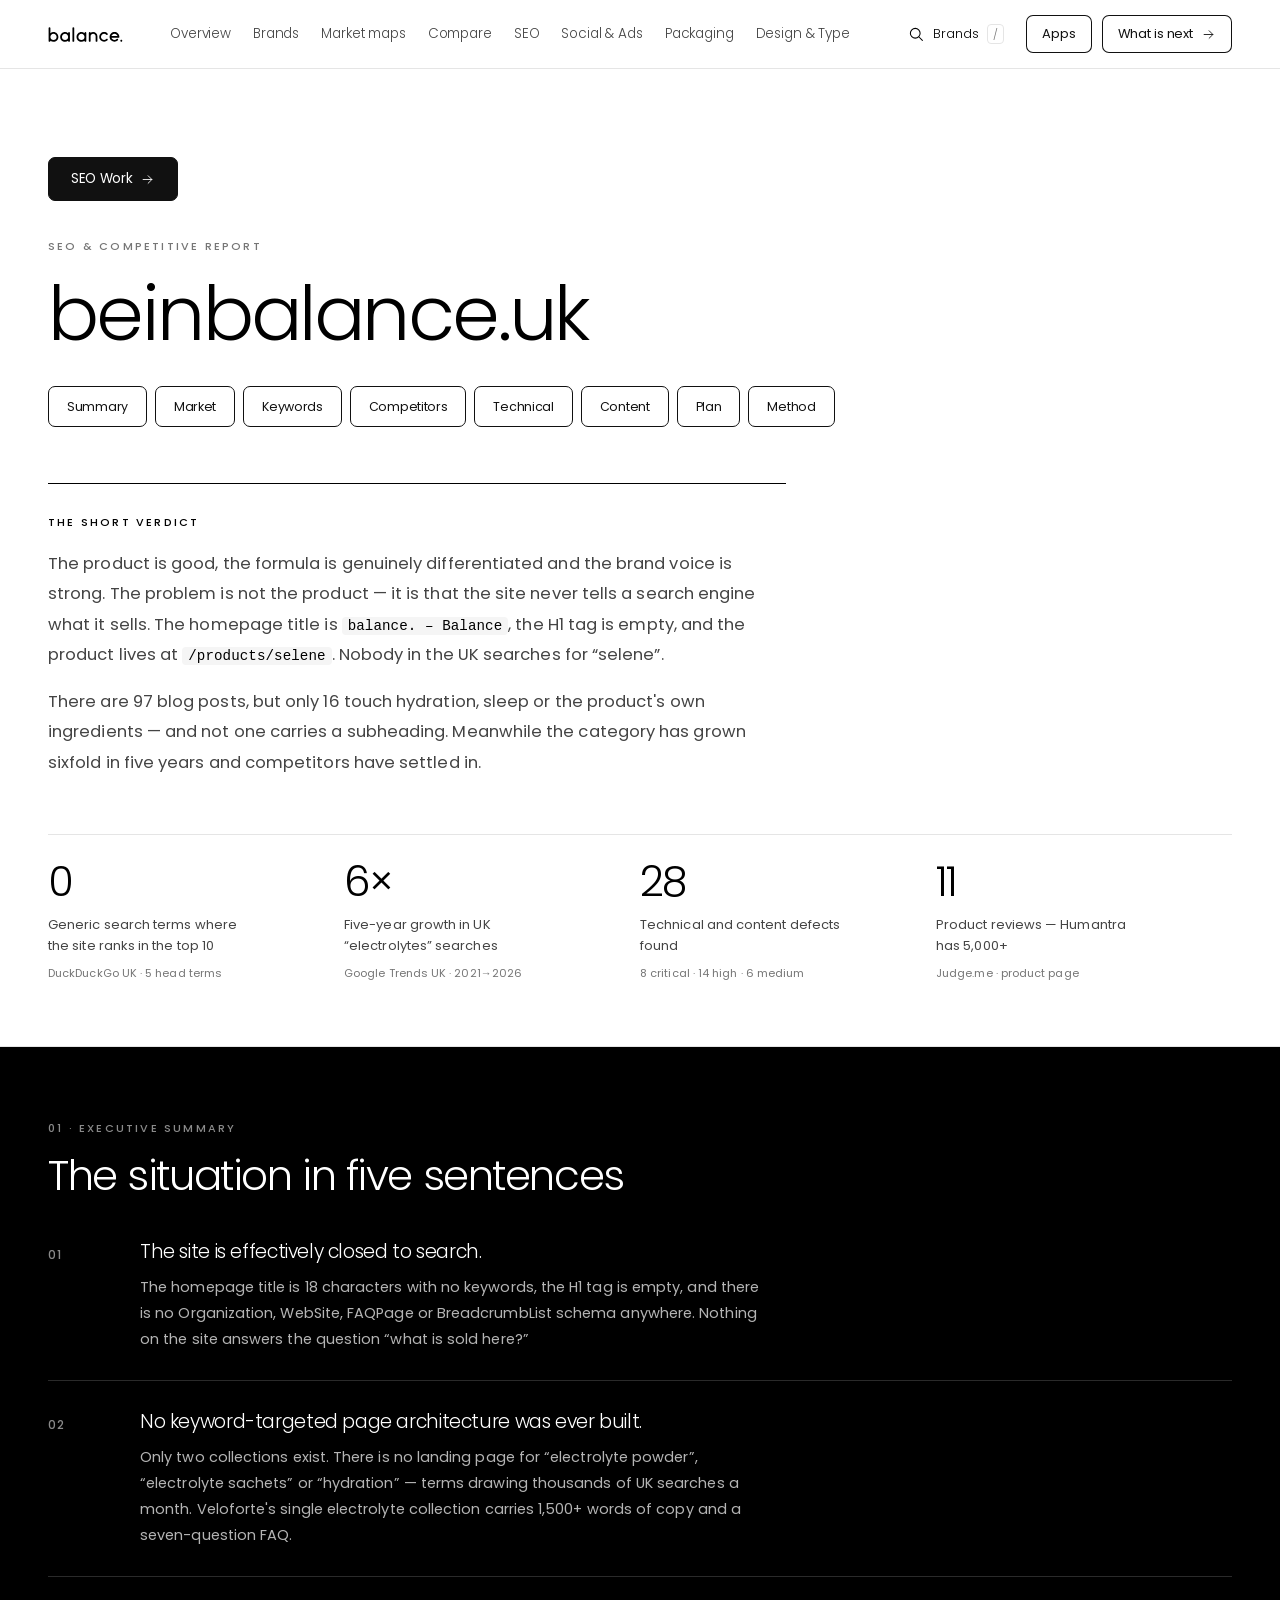
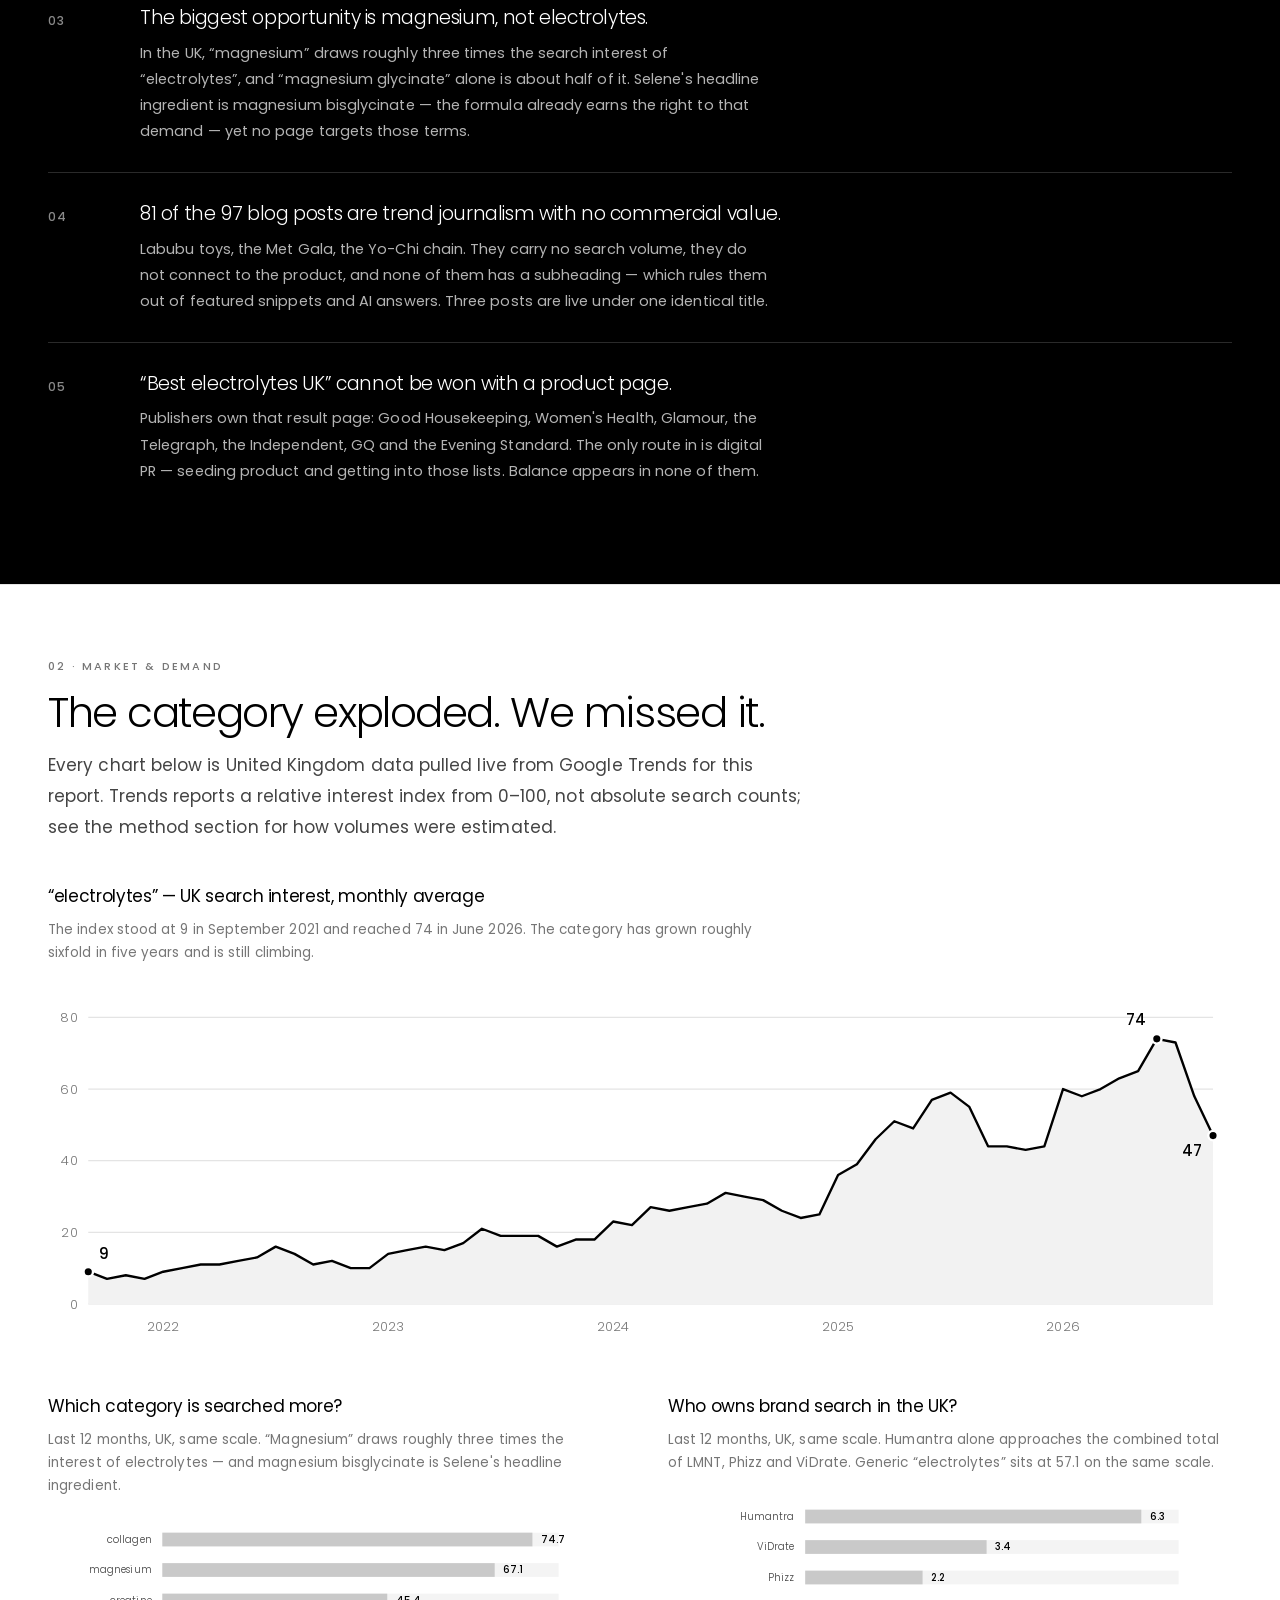
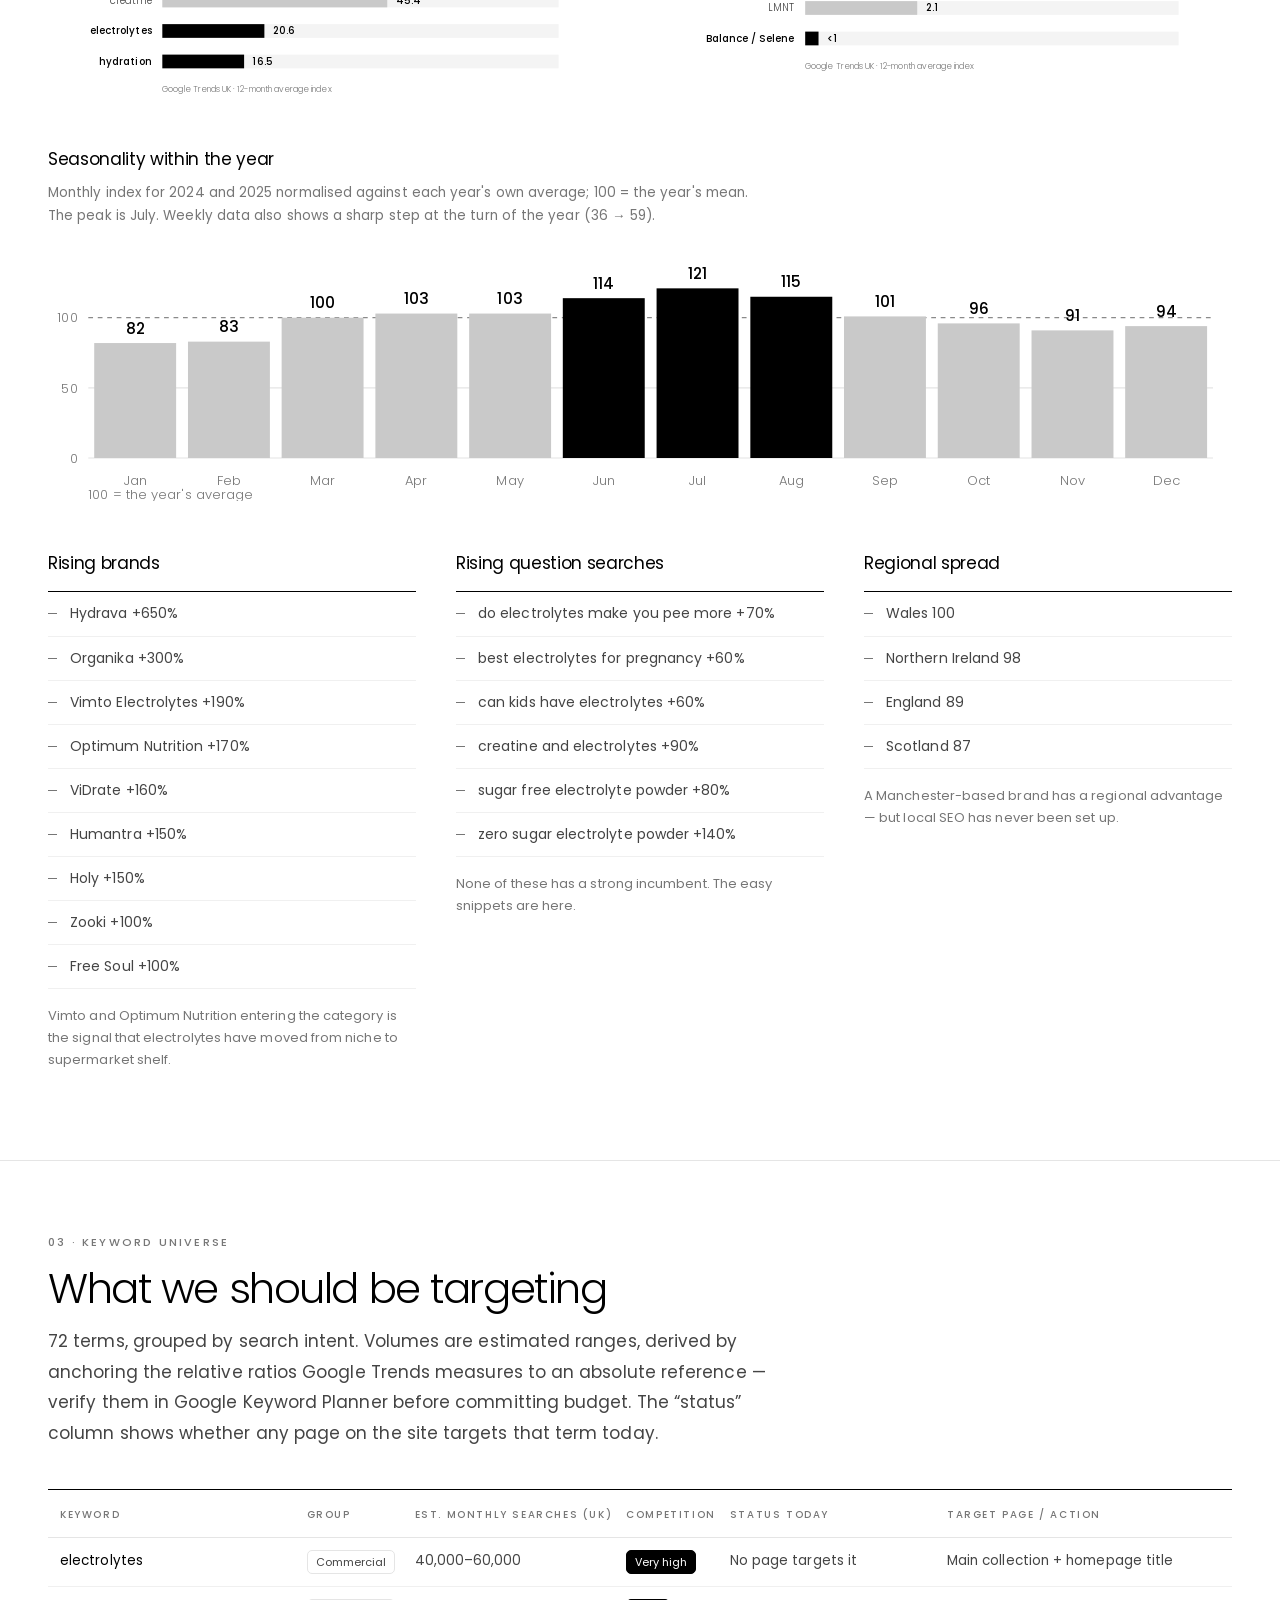
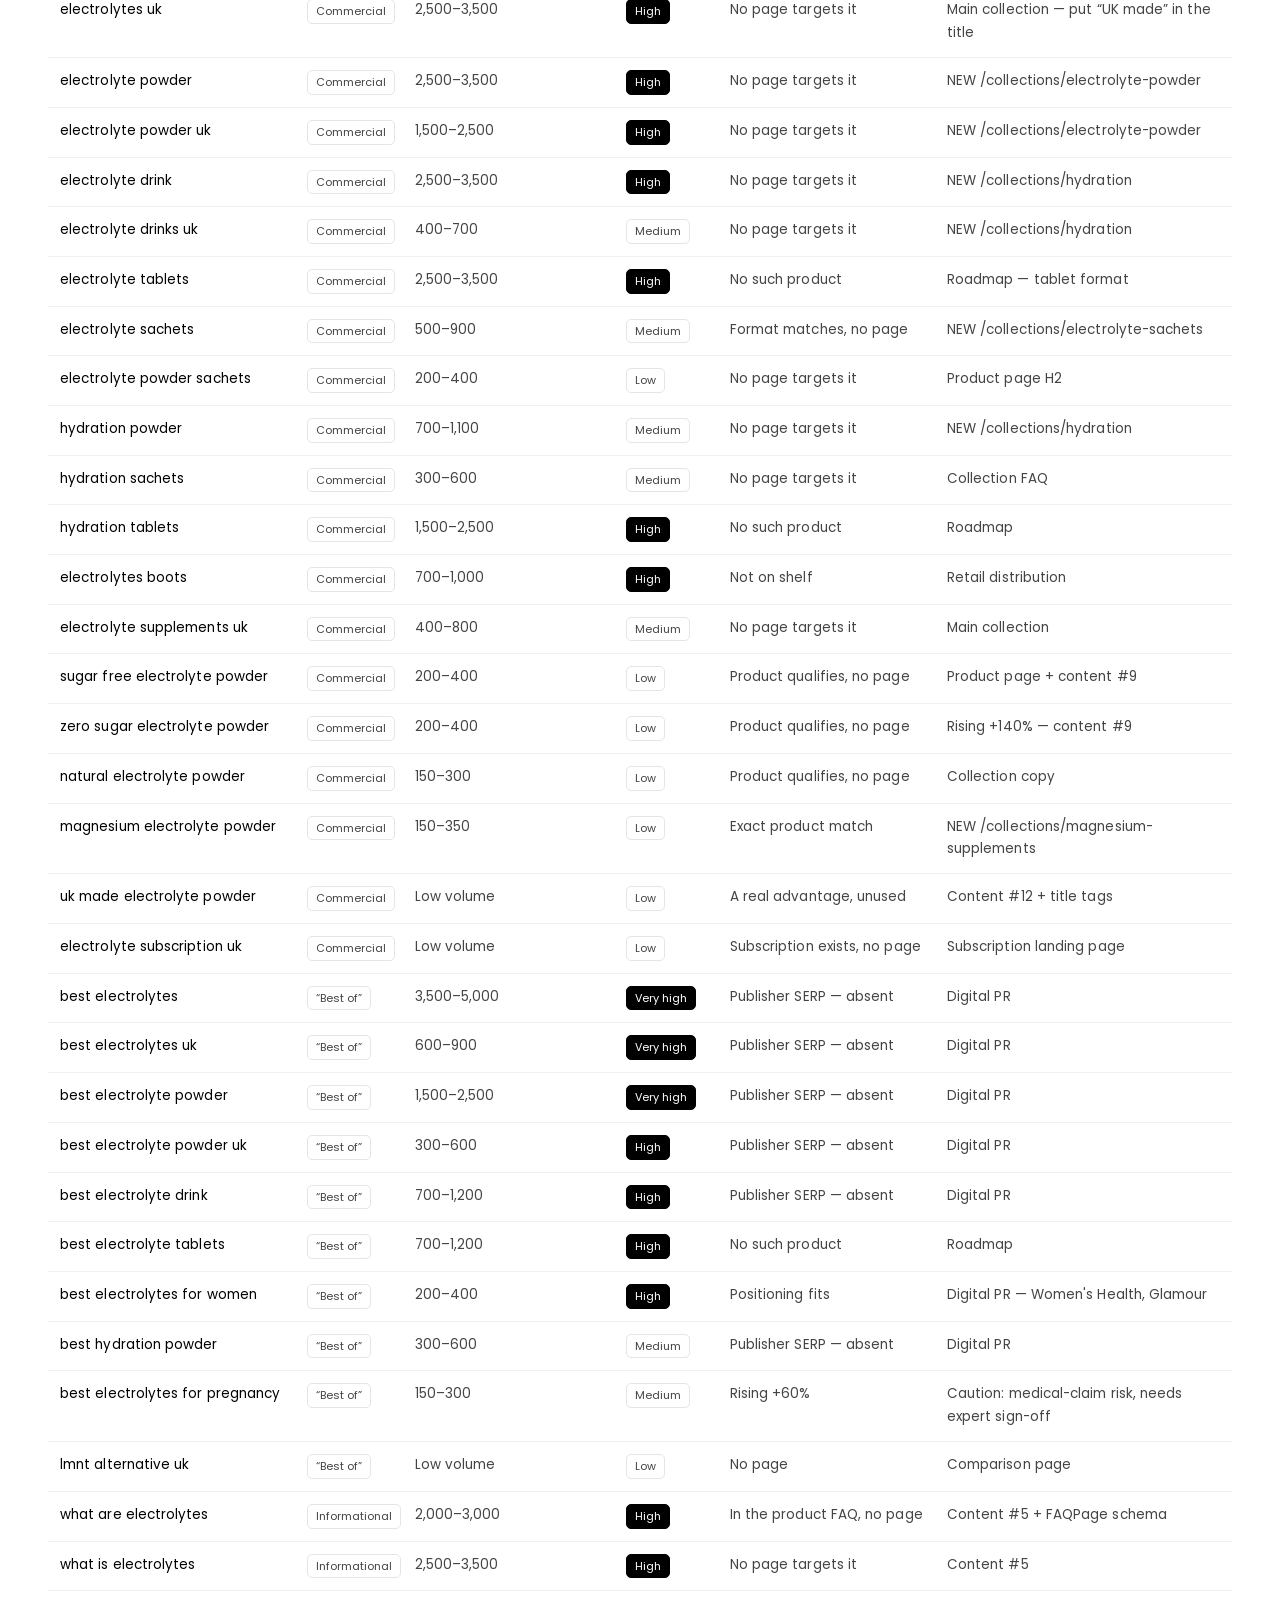
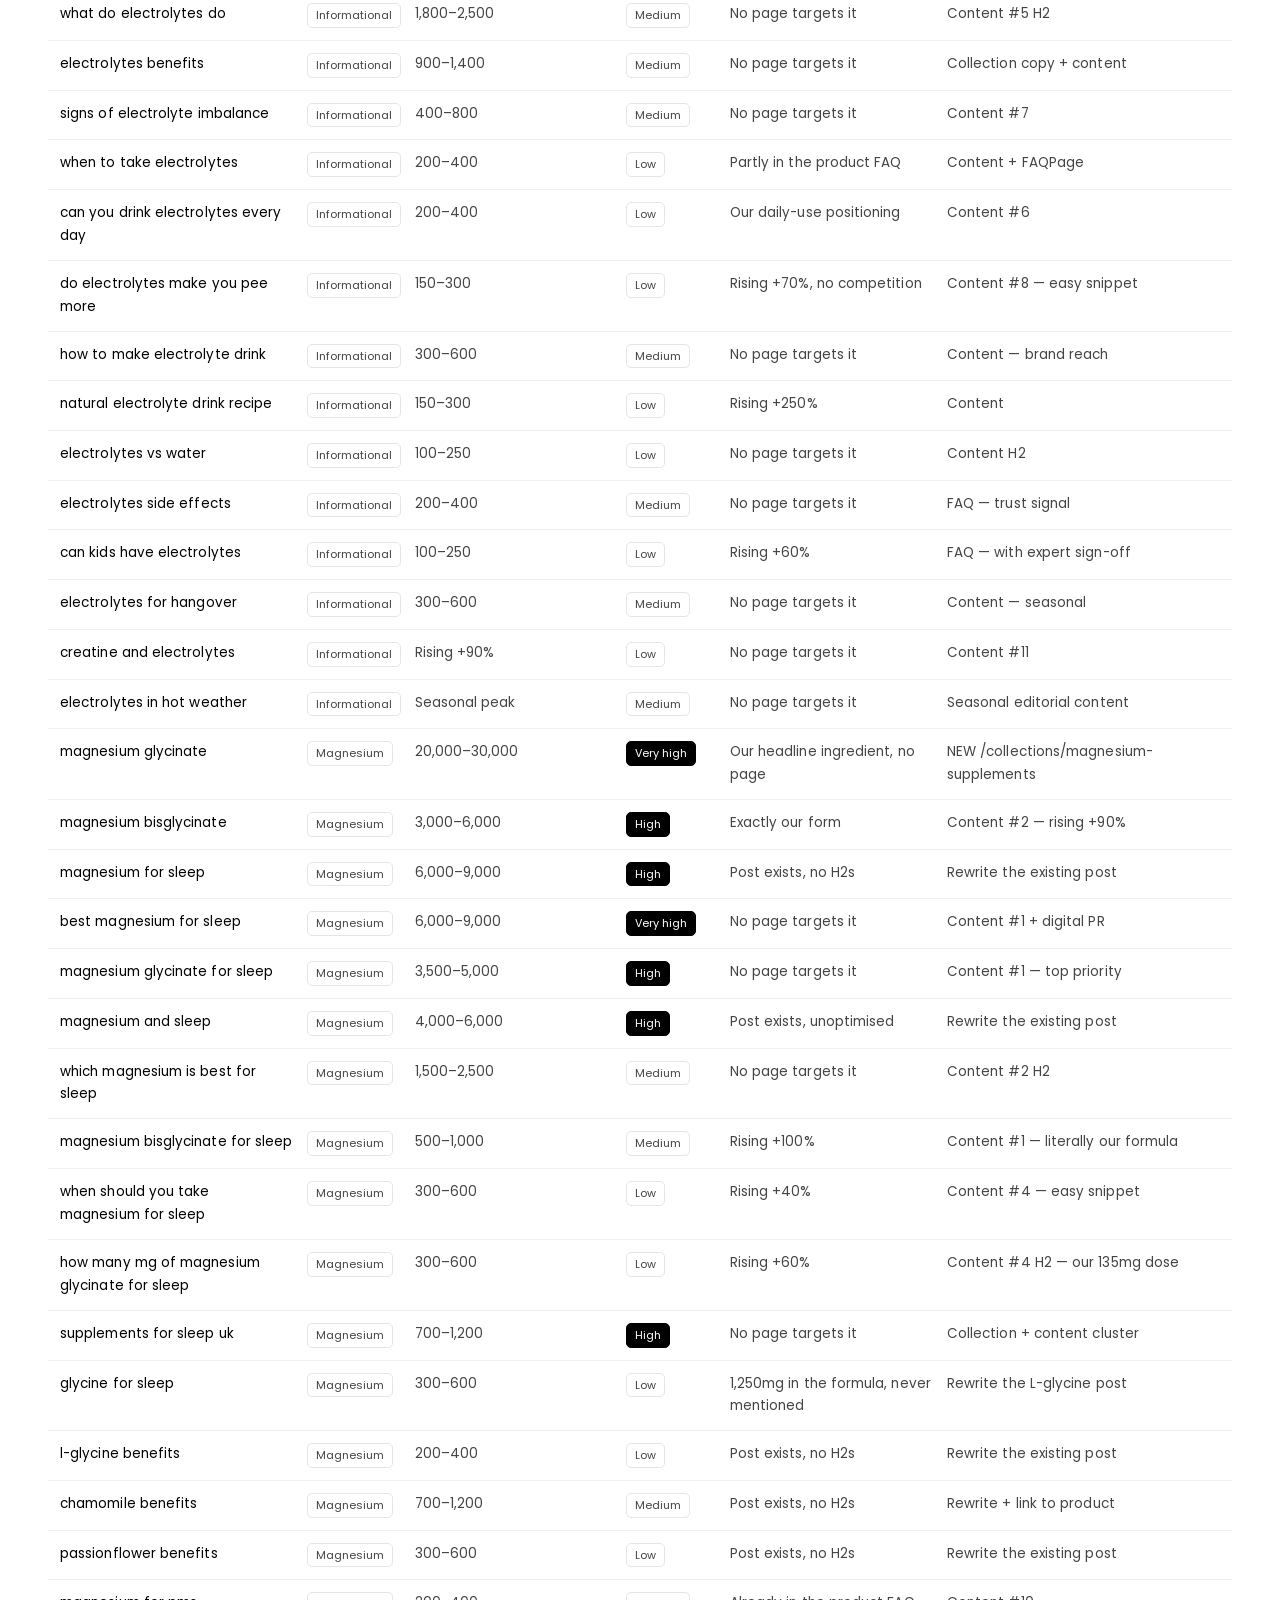
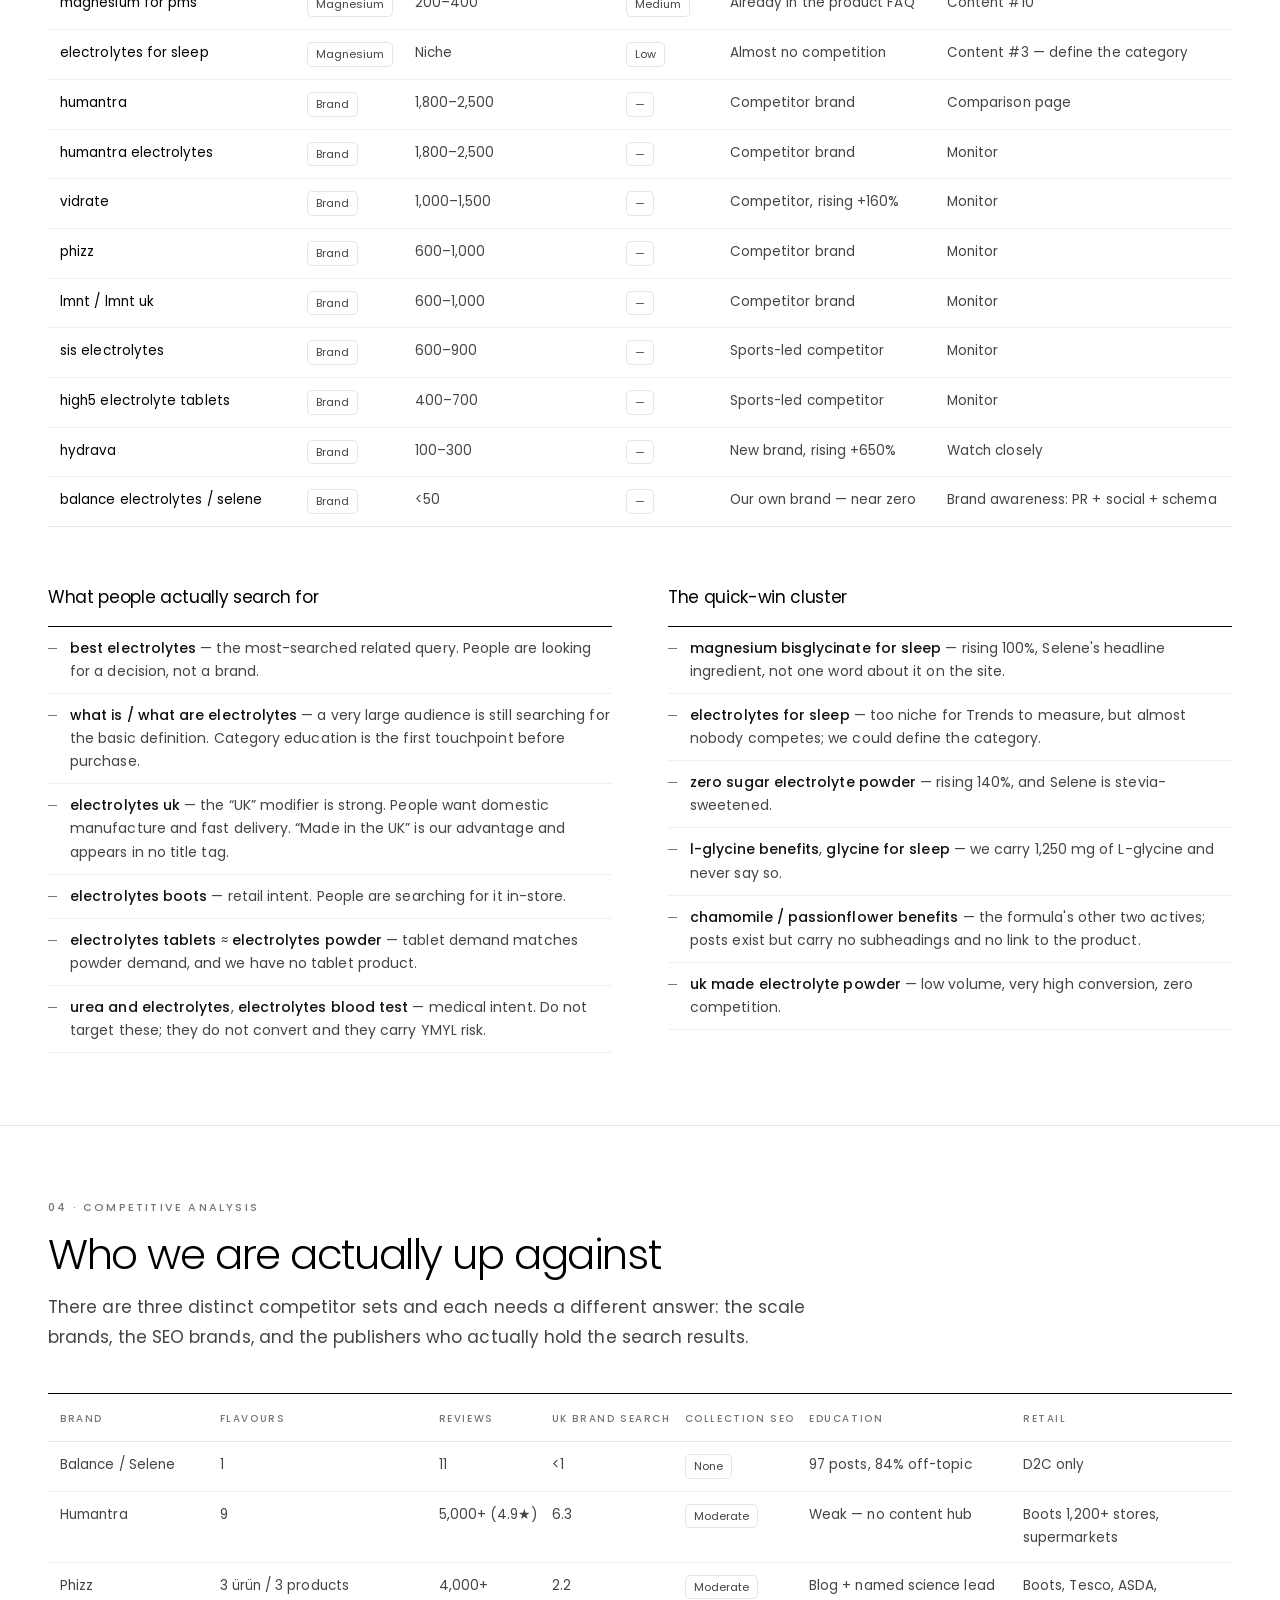
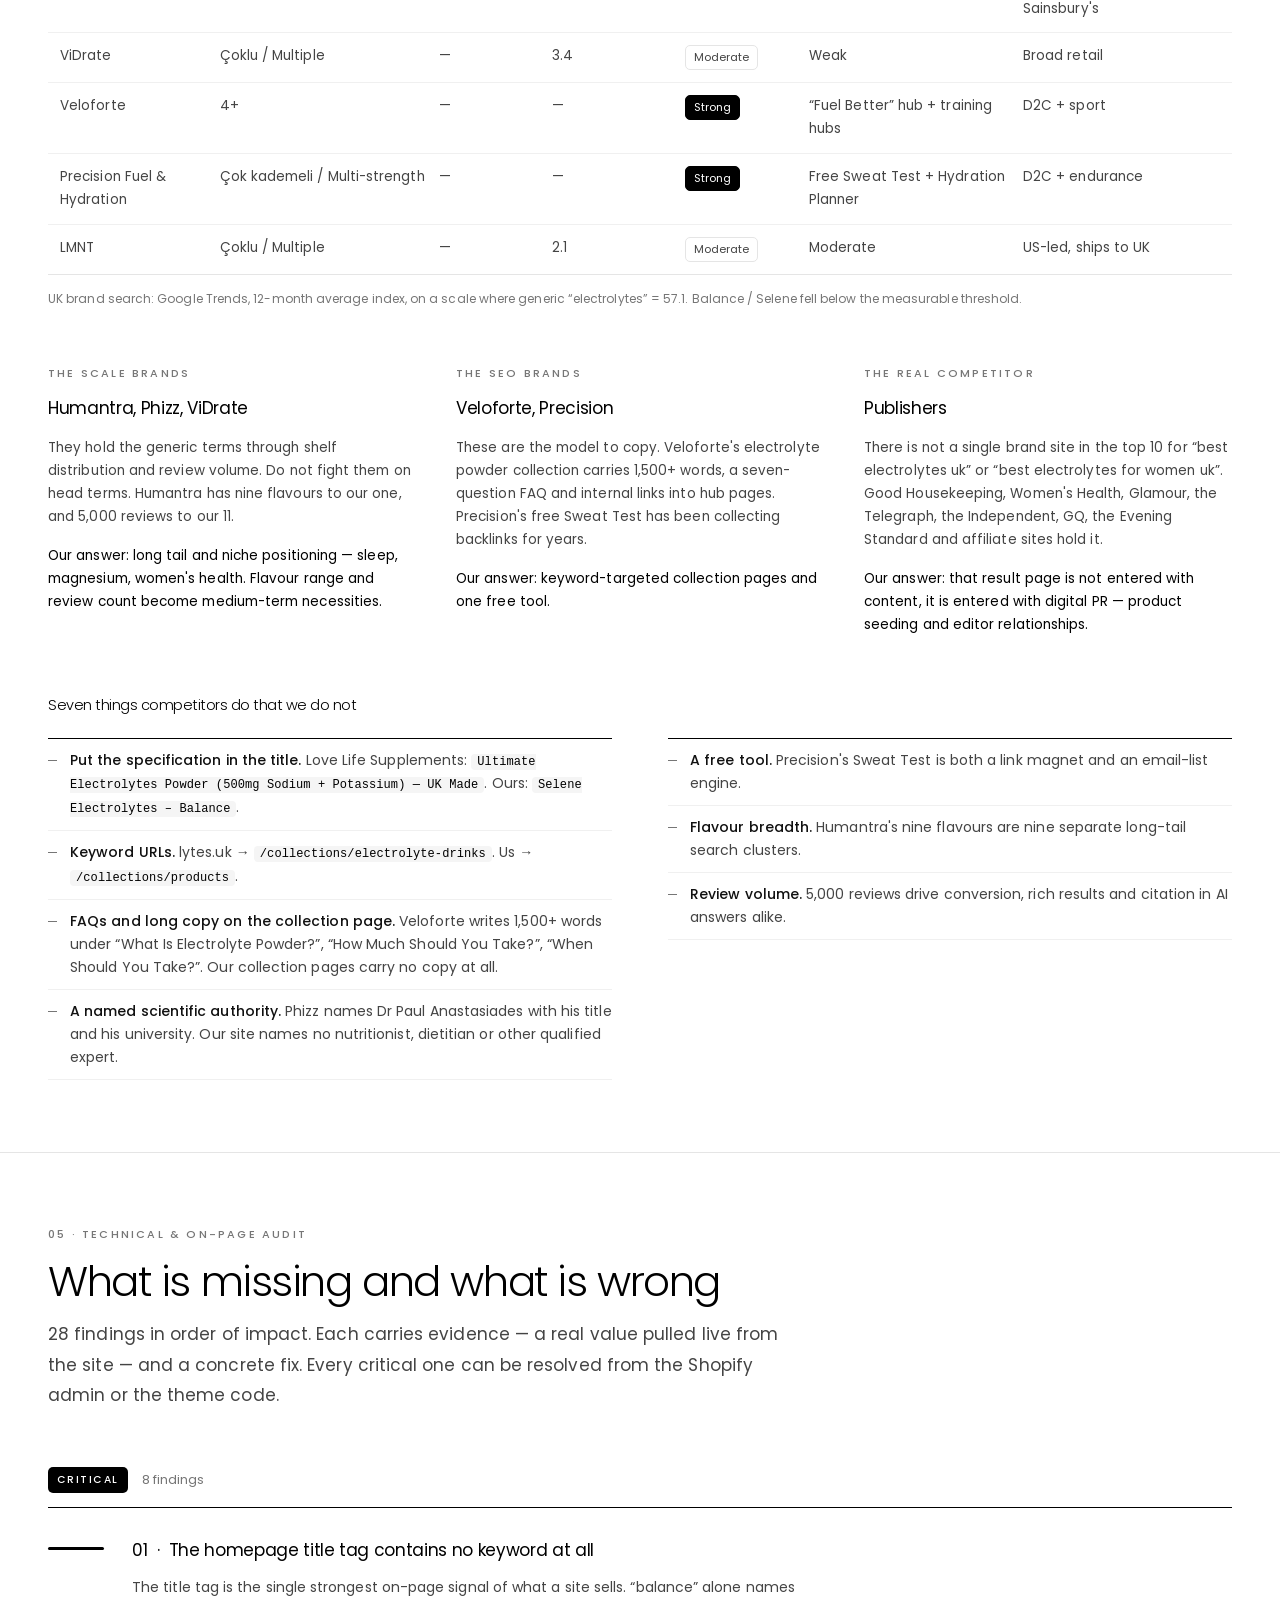
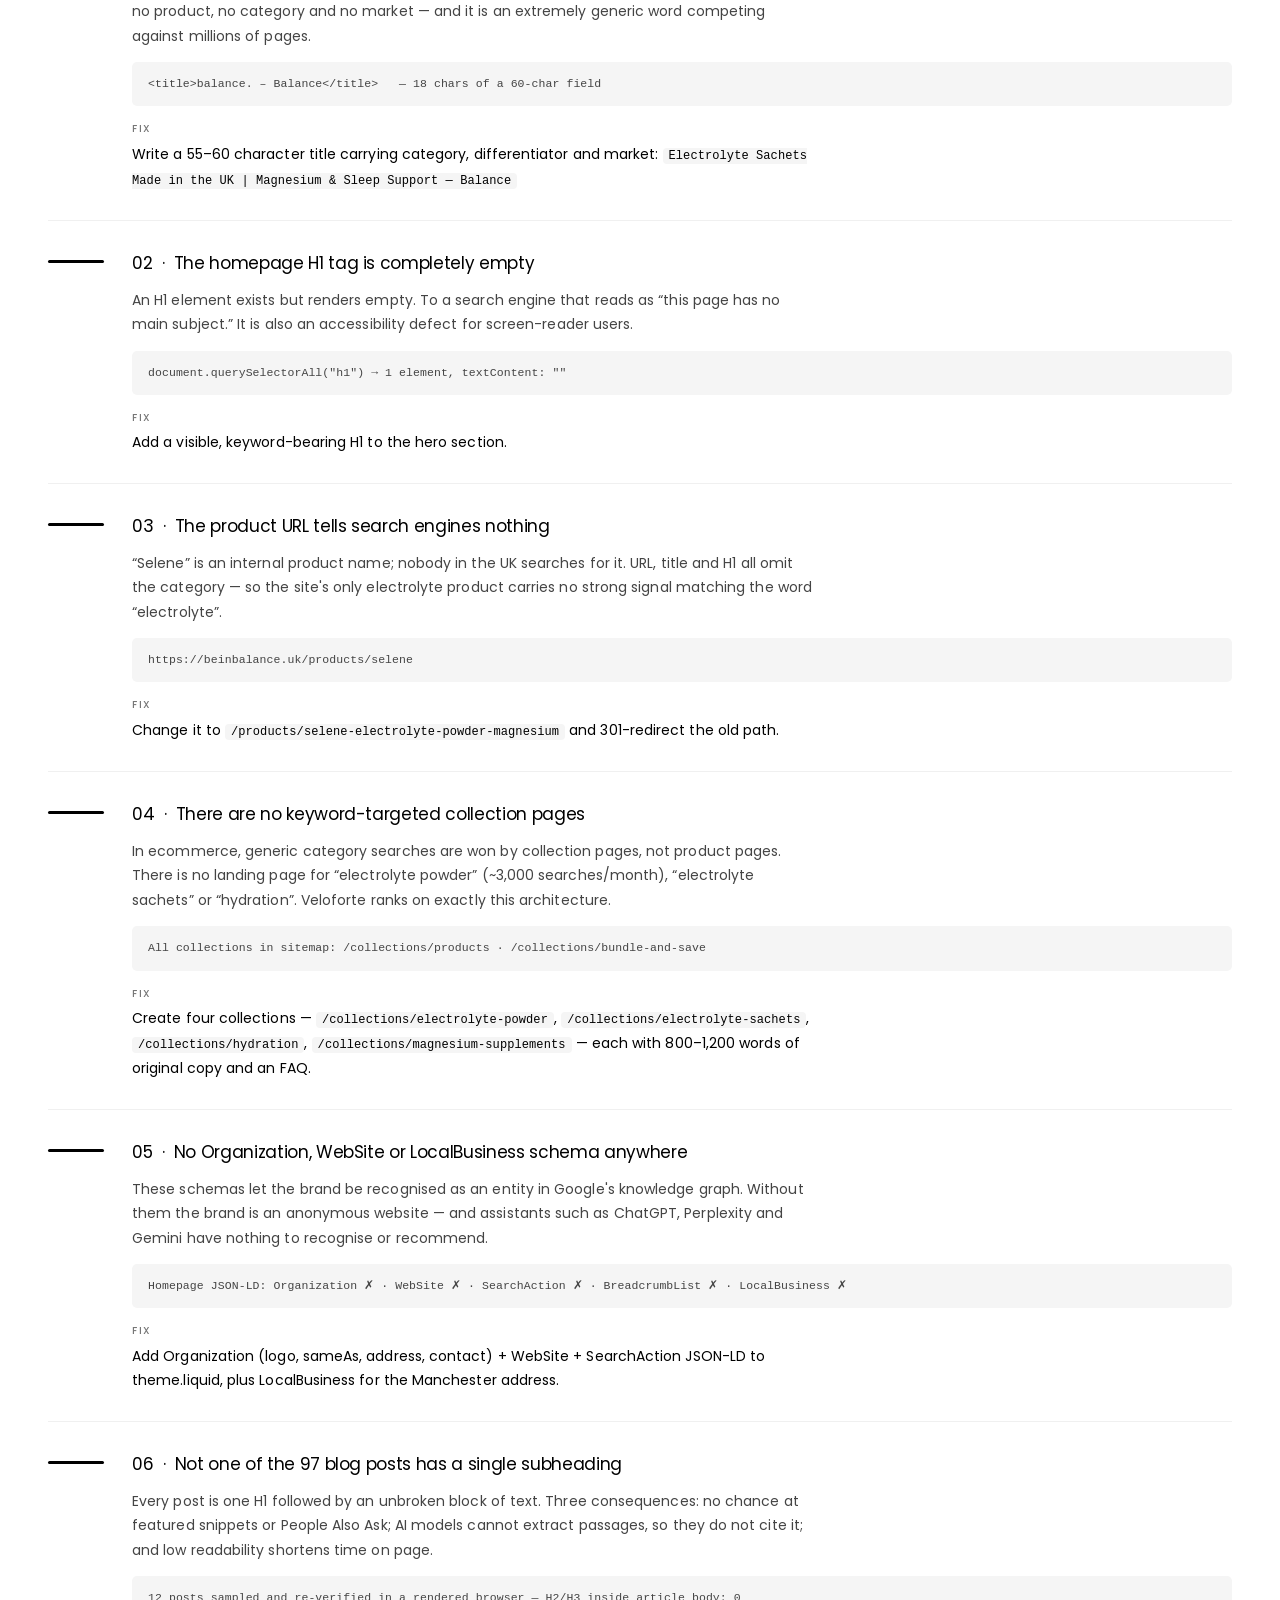
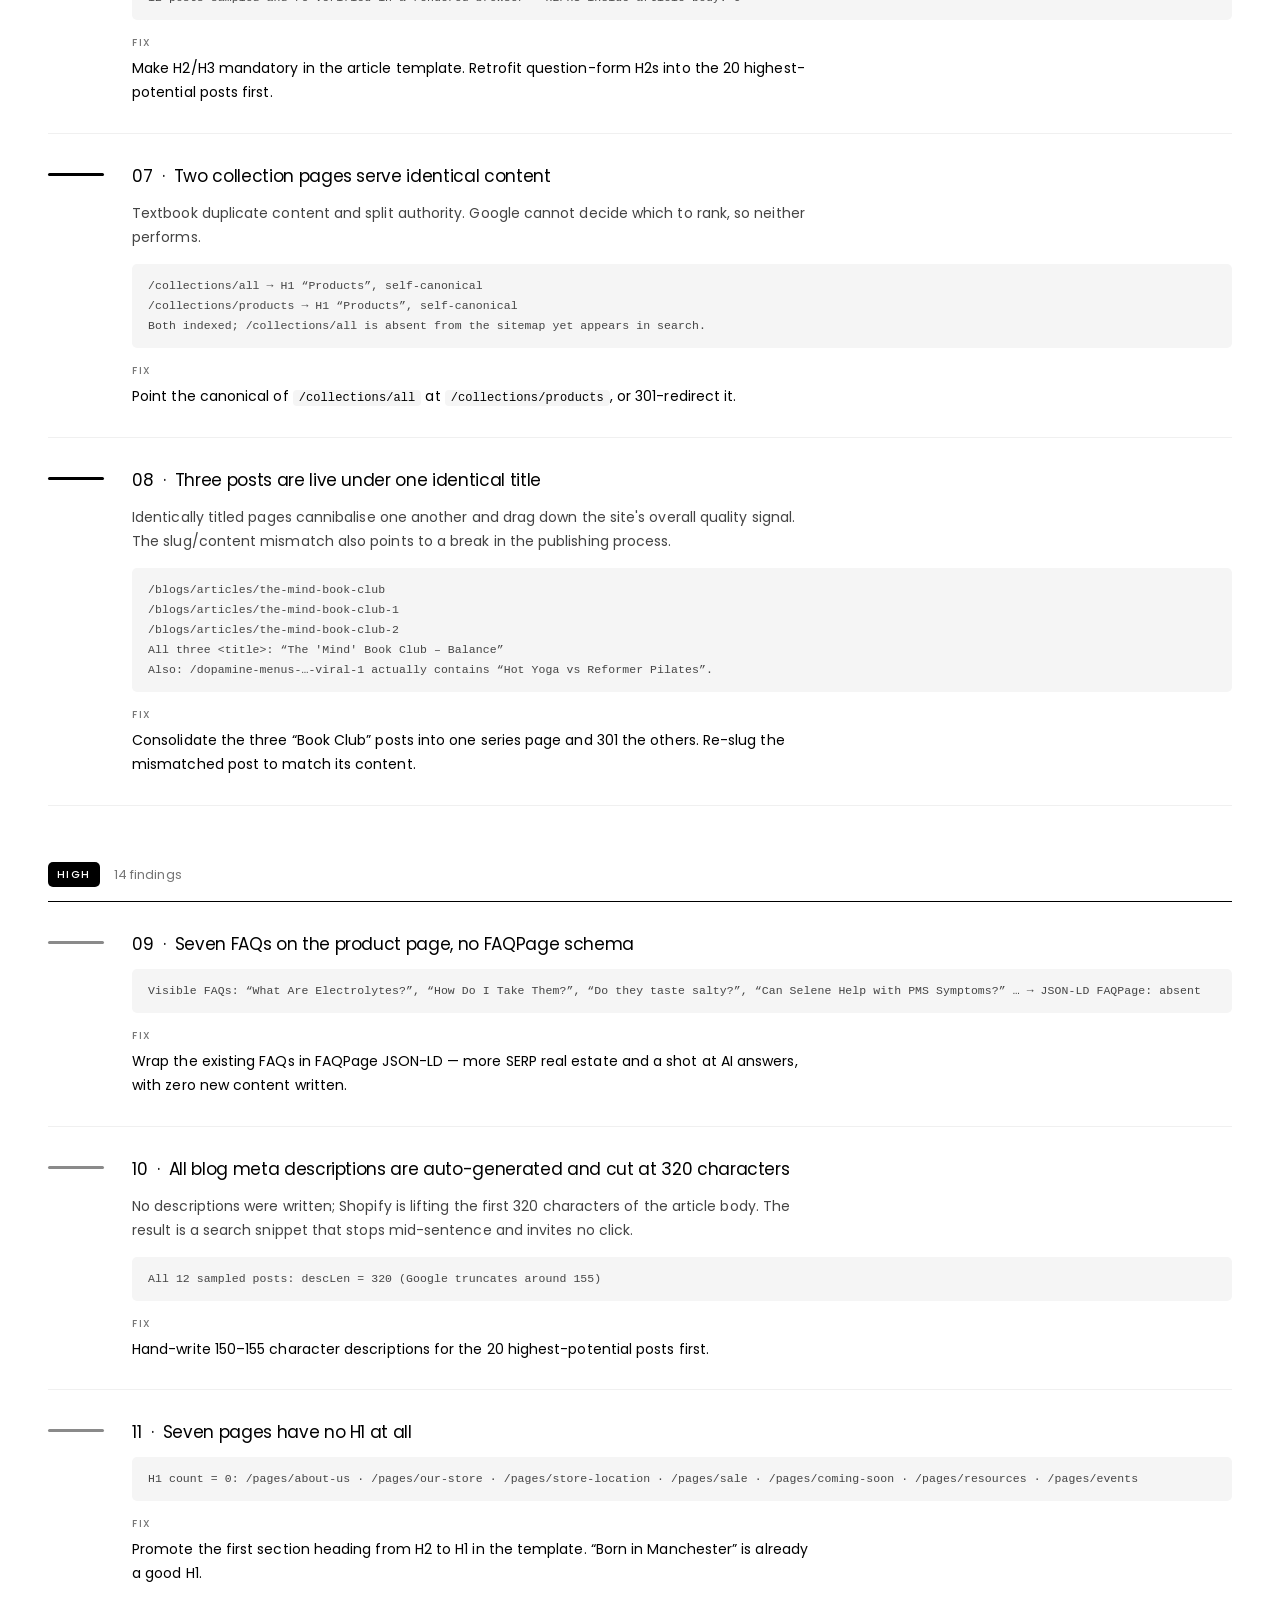
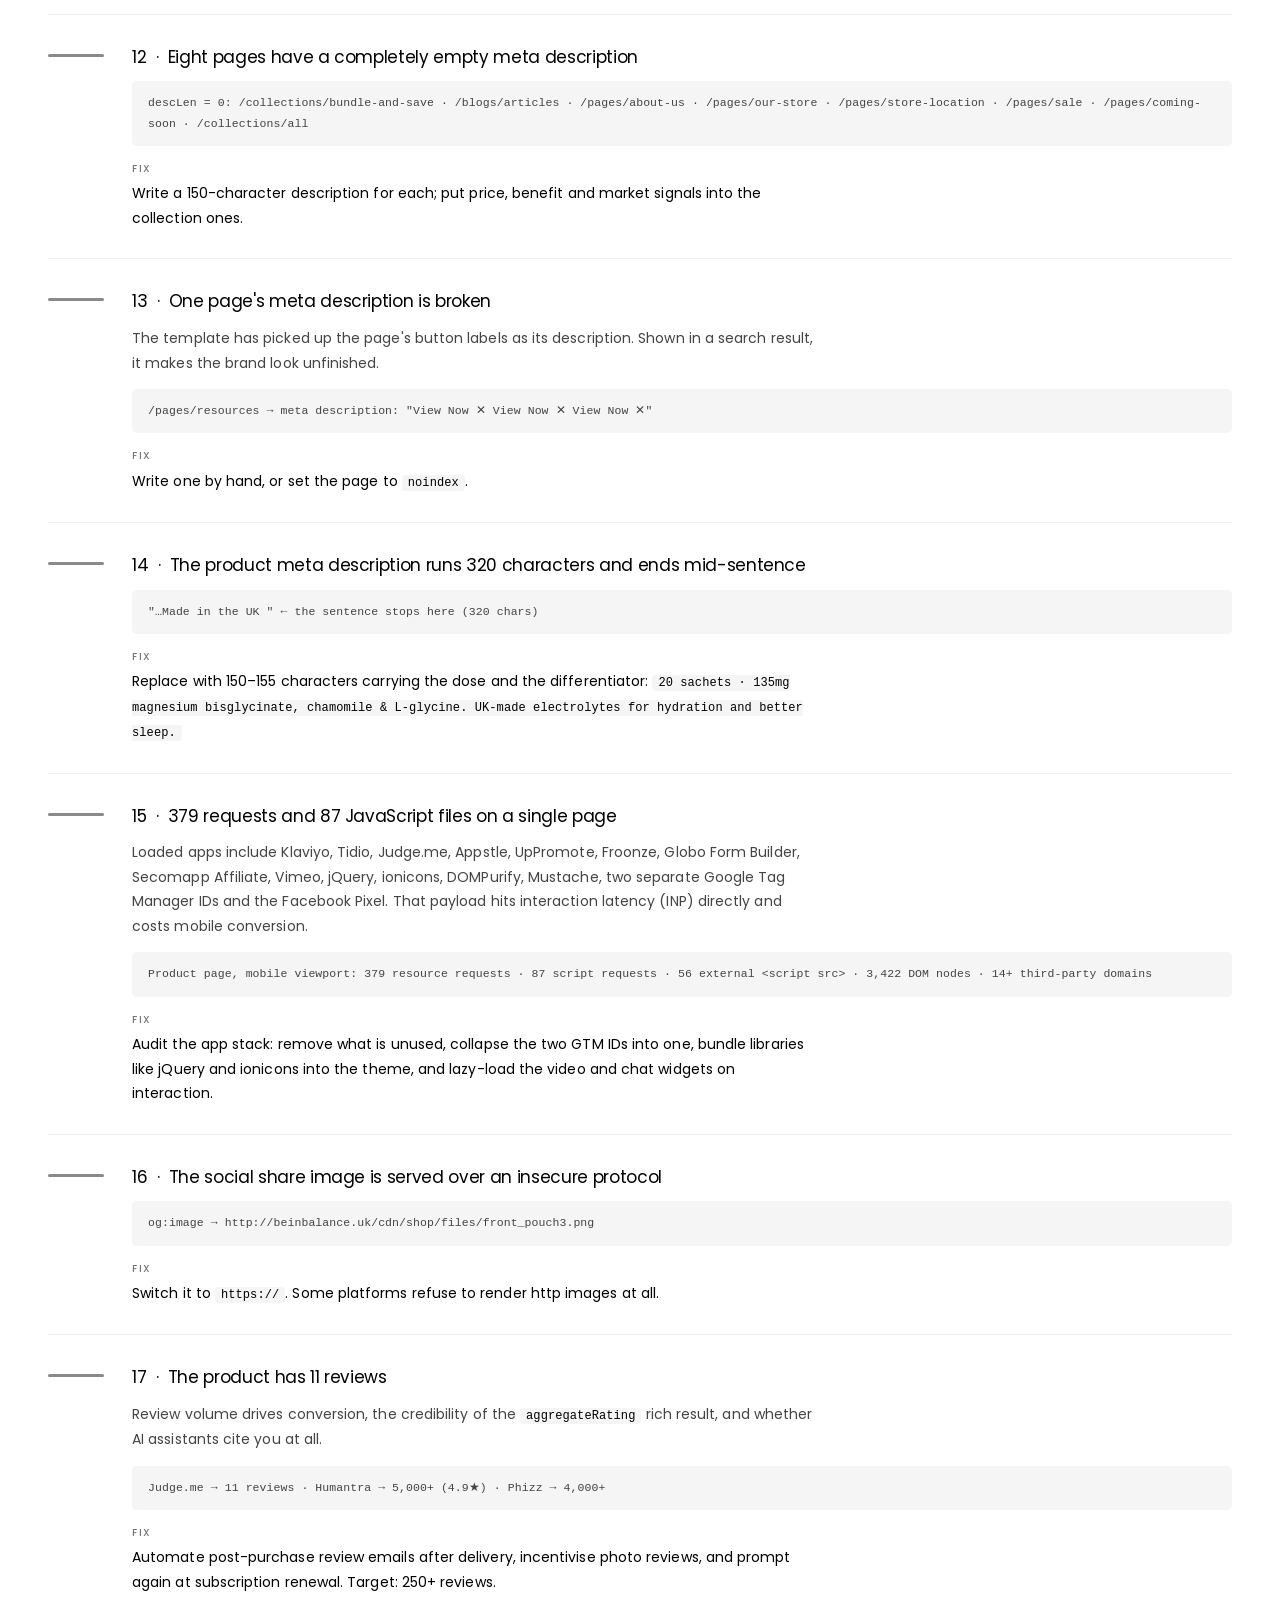
<file: seo-report.html>
<!doctype html>
<html lang="en">
<head>
<meta charset="utf-8">
<meta name="viewport" content="width=device-width, initial-scale=1">
<title>SEO Report · balance.</title>
<meta name="description" content="SEO and competitive report for beinbalance.uk: market demand, keyword universe, competitors, technical audit, content and a 90-day plan. Prepared by O. Gazi Kavak.">
<meta name="author" content="O. Gazi Kavak">
<meta name="robots" content="noindex,nofollow">
<meta name="theme-color" content="#000000">
<link rel="icon" href="data:image/svg+xml,%3Csvg xmlns='http://www.w3.org/2000/svg' viewBox='0 0 32 32'%3E%3Crect width='32' height='32' rx='7' fill='%23000'/%3E%3Ctext x='16' y='22' font-family='Poppins,Arial,sans-serif' font-size='17' font-weight='300' fill='%23fff' text-anchor='middle'%3Eb.%3C/text%3E%3C/svg%3E">
<link rel="preconnect" href="https://fonts.googleapis.com">
<link rel="preconnect" href="https://fonts.gstatic.com" crossorigin>
<link href="https://fonts.googleapis.com/css2?family=Inter+Tight:wght@300;400;500;600;700&family=JetBrains+Mono:wght@400;600&family=Fraunces:opsz,wght@9..144,300;9..144,400&family=Poppins:wght@300;400;500;600&family=Montserrat:wght@800&family=Inter:wght@300;400;700&family=Space+Mono:wght@700&family=Asul&family=Nunito+Sans:wght@400&family=Space+Grotesk:wght@400;600&family=Work+Sans:wght@400&family=Bebas+Neue&family=Figtree:wght@400;700&family=DM+Sans:wght@400&family=Archivo:wght@800&family=Outfit:wght@600&family=Arima:wght@700&display=swap" rel="stylesheet">
<link rel="stylesheet" href="site.css">
</head>
<body class="rp">
<div class="top"><div class="wrap">
  <a class="logo" href="index.html#/" aria-label="balance. Brand Radar"><svg class="blogo" viewBox="0 0 107 30" xmlns="http://www.w3.org/2000/svg" role="img" aria-label="balance."><g fill="currentColor"><path d="M14.84,18.46c0,3.85-3.13,6.98-6.98,6.98-1.68,0-3.22-.6-4.43-1.59v.31c0,.7-.57,1.28-1.28,1.28s-1.28-.57-1.28-1.28v-5.7h0V5.84c0-.7.57-1.27,1.28-1.27s1.28.57,1.28,1.27v7.23c1.2-.99,2.75-1.59,4.43-1.59,3.85,0,6.98,3.13,6.98,6.98ZM12.29,18.46c0-2.44-1.99-4.43-4.430-4.43s-4.42,1.98-4.43,4.42h0c0,2.45,1.99,4.43,4.43,4.43s4.43-1.99,4.43-4.43Z"/><path d="M31.34,18.46s0,0,0,0v5.69c0,.7-.57,1.28-1.28,1.28s-1.27-.57-1.27-1.28v-.31c-1.21.99-2.75,1.59-4.43,1.59-3.85,0-6.98-3.13-6.98-6.98s3.13-6.98,6.98-6.98c1.68,0,3.22.6,4.42,1.59v-.31c0-.7.57-1.28,1.28-1.28s1.28.57,1.28,1.28v5.69h0ZM28.79,18.45c0-2.44-1.99-4.42-4.42-4.42s-4.43,1.98-4.43,4.43,1.99,4.43,4.43,4.43,4.42-1.98,4.42-4.42h0Z"/><path d="M37.48,5.86v18.3c0,.71-.57,1.28-1.28,1.28s-1.28-.57-1.28-1.28V5.86c0-.7.57-1.28,1.28-1.28s1.28.57,1.28,1.28Z"/><path d="M54.73,18.46s0,0,0,0v5.69c0,.7-.57,1.28-1.27,1.28s-1.28-.57-1.28-1.28v-.31c-1.21.99-2.75,1.59-4.43,1.59-3.85,0-6.98-3.13-6.98-6.98s3.13-6.98,6.98-6.98c1.68,0,3.22.6,4.42,1.59v-.31c0-.7.57-1.28,1.28-1.28s1.28.57,1.28,1.28v5.69h0ZM52.18,18.45c0-2.44-1.99-4.42-4.42-4.42s-4.43,1.98-4.43,4.43,1.99,4.43,4.43,4.43,4.42-1.98,4.42-4.42h0Z"/><path d="M70.6,17.62v6.54c0,.7-.57,1.28-1.28,1.28s-1.27-.57-1.27-1.28v-6.54c0-1.98-1.61-3.59-3.59-3.59s-3.59,1.61-3.59,3.59v6.54c0,.71-.57,1.28-1.28,1.28s-1.280-.57-1.28-1.28v-11.4c0-.7.57-1.27,1.28-1.27s1.21.52,1.27,1.18c1.01-.74,2.25-1.18,3.6-1.18,3.39,0,6.14,2.75,6.14,6.14Z"/><path d="M85.08,23.39c-1.36,1.36-3.15,2.04-4.93,2.04s-3.57-.68-4.93-2.04c-2.72-2.72-2.72-7.15,0-9.87,1.32-1.32,3.07-2.04,4.93-2.04s3.62.73,4.93,2.05c.5.5.5,1.31,0,1.8-.5.5-1.31.5-1.8,0-.84-.84-1.95-1.3-3.13-1.3s-2.29.46-3.13,1.3c-1.73,1.73-1.73,4.53,0,6.26s4.53,1.73,6.26,0c.5-.5,1.3-.5,1.8,0s.5,1.31,0,1.8Z"/><path d="M101.96,18.46c0,.7-.57,1.28-1.27,1.28h-9.94c.2.68.57,1.32,1.11,1.85,1.73,1.73,4.53,1.73,6.26,0,.5-.5,1.3-.5,1.8,0,.5.5.5,1.3,0,1.8-1.36,1.36-3.15,2.04-4.93,2.04s-3.57-.68-4.93-2.04c-1.33-1.33-2.01-3.08-2.04-4.83,0-.03,0-.07,0-.1s0-.07,0-.1c.03-1.75.71-3.5,2.04-4.83,2.72-2.72,7.15-2.72,9.87,0,1.32,1.32,2.04,3.07,2.04,4.93ZM99.23,17.19c-.21-.69-.58-1.33-1.11-1.85-1.73-1.73-4.53-1.73-6.26,0-.54.54-.9,1.18-1.11,1.85h8.48Z"/><path d="M103.35,24.01c0-.76.62-1.380,1.38-1.38s1.38.62,1.38,1.38-.62,1.38-1.38,1.38-1.38-.62-1.38-1.38Z"/></g></svg></a>
  <nav class="menu" id="menu">
    <a href="index.html#/">Overview</a>
    <a href="index.html#/brands">Brands</a>
    <a href="index.html#/maps">Market maps</a>
    <a href="index.html#/compare">Compare</a>
    <a href="index.html#/seo">SEO</a>
    <a href="index.html#/social">Social &amp; Ads</a>
    <a href="index.html#/packaging">Packaging</a>
    <a href="index.html#/design">Design &amp; Type</a>
    <div class="mfoot"><a class="mfind mapps" href="apps.html">Apps</a><a class="mfind" href="seo-report.html">What is next<svg viewBox="0 0 24 24" fill="none" stroke="currentColor" stroke-width="1.4" stroke-linecap="round" stroke-linejoin="round" aria-hidden="true"><path d="M5 12h14M13 6l6 6-6 6"/></svg></a><p>Prepared by O. Gazi Kavak</p></div>
  </nav>
  <div class="tools">
    <button class="ib" id="findbtn" type="button" aria-label="Find a brand" aria-expanded="false" aria-controls="finder"><svg viewBox="0 0 24 24" fill="none" stroke="currentColor" stroke-width="1.4" stroke-linecap="round" aria-hidden="true"><circle cx="11" cy="11" r="6.5"/><path d="M16 16l4.5 4.5"/></svg><span class="lbl">Brands</span><kbd>/</kbd></button>
    <a class="apb" href="apps.html">Apps</a>
    <a class="wn" href="seo-report.html" aria-current="page">What is next<svg viewBox="0 0 24 24" fill="none" stroke="currentColor" stroke-width="1.4" stroke-linecap="round" stroke-linejoin="round" aria-hidden="true"><path d="M5 12h14M13 6l6 6-6 6"/></svg></a>
    <button class="ib burger" id="burger" type="button" aria-label="Open menu" aria-expanded="false" aria-controls="menu"><svg class="l" viewBox="0 0 24 24" fill="none" stroke="currentColor" stroke-width="1.4" stroke-linecap="round" aria-hidden="true"><path d="M4 7h16M4 12h16M4 17h16"/></svg><svg class="x" viewBox="0 0 24 24" fill="none" stroke="currentColor" stroke-width="1.4" stroke-linecap="round" aria-hidden="true"><path d="M6 6l12 12M18 6L6 18"/></svg></button>
  </div>
  <div class="finder" id="finder" role="dialog" aria-label="Find a brand" hidden>
    <div class="q"><svg viewBox="0 0 24 24" fill="none" stroke="currentColor" stroke-width="1.4" stroke-linecap="round" aria-hidden="true"><circle cx="11" cy="11" r="6.5"/><path d="M16 16l4.5 4.5"/></svg><input id="findq" type="search" placeholder="Find a brand" autocomplete="off" spellcheck="false" aria-label="Brand name"></div>
    <ul id="findlist"></ul>
  </div>
</div></div>
<main>
<header class="hero"><div class="wrap">
  <a class="btn primary seowork" href="https://fstopcreative-my.sharepoint.com/:x:/g/personal/orhan_fstopcreative_co_uk/IQDsxXFlSnchQ7VPyuIQwsMMAexbjASgsmLNXqE-VAzwEsE?e=6zLm8E" target="_blank" rel="noopener">SEO Work<svg viewBox="0 0 24 24" fill="none" stroke="currentColor" stroke-width="1.4" stroke-linecap="round" stroke-linejoin="round" aria-hidden="true"><path d="M5 12h14M13 6l6 6-6 6"/></svg></a>
    <div class="eyebrow" style="margin-top:36px">SEO &amp; competitive report</div>
  <h1 style="margin-top:18px">beinbalance.uk</h1>
  <div class="toc2"><a href="#summary">Summary</a><a href="#market">Market</a><a href="#keywords">Keywords</a><a href="#competitors">Competitors</a><a href="#technical">Technical</a><a href="#content">Content</a><a href="#plan">Plan</a><a href="#method">Method</a></div>
  <div class="verdict">
    <p class="vl">The short verdict</p>
    <p>The product is good, the formula is genuinely differentiated and the brand voice is strong. The problem is not the product — it is that the site never tells a search engine what it sells. The homepage title is <code>balance. – Balance</code>, the H1 tag is empty, and the product lives at <code>/products/selene</code>. Nobody in the UK searches for “selene”.</p>
    <p>There are 97 blog posts, but only 16 touch hydration, sleep or the product's own ingredients — and not one carries a subheading. Meanwhile the category has grown sixfold in five years and competitors have settled in.</p>
  </div>
  <div class="stats"><div class="stat"><div class="k">0</div><div class="l">Generic search terms where the site ranks in the top 10</div><div class="s">DuckDuckGo UK · 5 head terms</div></div><div class="stat"><div class="k">6×</div><div class="l">Five-year growth in UK “electrolytes” searches</div><div class="s">Google Trends UK · 2021→2026</div></div><div class="stat"><div class="k">28</div><div class="l">Technical and content defects found</div><div class="s">8 critical · 14 high · 6 medium</div></div><div class="stat"><div class="k">11</div><div class="l">Product reviews — Humantra has 5,000+</div><div class="s">Judge.me · product page</div></div></div>
</div></header>
<section class="dark" id="summary"><div class="wrap">
  <div class="sechead"><p class="eyebrow">01 · Executive Summary</p><h2>The situation in five sentences</h2></div>
  <ol class="take"><li><span class="n">01</span><div><div class="b">The site is effectively closed to search.</div><div class="d">The homepage title is 18 characters with no keywords, the H1 tag is empty, and there is no Organization, WebSite, FAQPage or BreadcrumbList schema anywhere. Nothing on the site answers the question “what is sold here?”</div></div></li><li><span class="n">02</span><div><div class="b">No keyword-targeted page architecture was ever built.</div><div class="d">Only two collections exist. There is no landing page for “electrolyte powder”, “electrolyte sachets” or “hydration” — terms drawing thousands of UK searches a month. Veloforte's single electrolyte collection carries 1,500+ words of copy and a seven-question FAQ.</div></div></li><li><span class="n">03</span><div><div class="b">The biggest opportunity is magnesium, not electrolytes.</div><div class="d">In the UK, “magnesium” draws roughly three times the search interest of “electrolytes”, and “magnesium glycinate” alone is about half of it. Selene's headline ingredient is magnesium bisglycinate — the formula already earns the right to that demand — yet no page targets those terms.</div></div></li><li><span class="n">04</span><div><div class="b">81 of the 97 blog posts are trend journalism with no commercial value.</div><div class="d">Labubu toys, the Met Gala, the Yo-Chi chain. They carry no search volume, they do not connect to the product, and none of them has a subheading — which rules them out of featured snippets and AI answers. Three posts are live under one identical title.</div></div></li><li><span class="n">05</span><div><div class="b">“Best electrolytes UK” cannot be won with a product page.</div><div class="d">Publishers own that result page: Good Housekeeping, Women's Health, Glamour, the Telegraph, the Independent, GQ and the Evening Standard. The only route in is digital PR — seeding product and getting into those lists. Balance appears in none of them.</div></div></li></ol>
</div></section>

<section id="market"><div class="wrap">
  <div class="sechead"><p class="eyebrow">02 · Market &amp; Demand</p><h2>The category exploded. We missed it.</h2><p class="lede">Every chart below is United Kingdom data pulled live from Google Trends for this report. Trends reports a relative interest index from 0–100, not absolute search counts; see the method section for how volumes were estimated.</p></div>
  <div class="chart"><h4>“electrolytes” — UK search interest, monthly average</h4><p class="cap">The index stood at 9 in September 2021 and reached 74 in June 2026. The category has grown roughly sixfold in five years and is still climbing.</p><svg viewBox="0 0 1000 300" role="img" class="chart-svg">
  <rect x="34" y="24" width="950" height="242" fill="none"/>
  <line x1="34" x2="984" y1="266.0" y2="266.0" stroke="#e4e4e4" stroke-width="1"/><text x="25" y="270.0" text-anchor="end" class="ax">0</text><line x1="34" x2="984" y1="205.5" y2="205.5" stroke="#e4e4e4" stroke-width="1"/><text x="25" y="209.5" text-anchor="end" class="ax">20</text><line x1="34" x2="984" y1="145.0" y2="145.0" stroke="#e4e4e4" stroke-width="1"/><text x="25" y="149.0" text-anchor="end" class="ax">40</text><line x1="34" x2="984" y1="84.5" y2="84.5" stroke="#e4e4e4" stroke-width="1"/><text x="25" y="88.5" text-anchor="end" class="ax">60</text><line x1="34" x2="984" y1="24.0" y2="24.0" stroke="#e4e4e4" stroke-width="1"/><text x="25" y="28.0" text-anchor="end" class="ax">80</text><text x="97.3" y="289" text-anchor="middle" class="ax">2022</text><text x="287.3" y="289" text-anchor="middle" class="ax">2023</text><text x="477.3" y="289" text-anchor="middle" class="ax">2024</text><text x="667.3" y="289" text-anchor="middle" class="ax">2025</text><text x="857.3" y="289" text-anchor="middle" class="ax">2026</text><path d="M34.0 266.0 L34.0 238.8 L49.8 244.8 L65.7 241.8 L81.5 244.8 L97.3 238.8 L113.2 235.8 L129.0 232.7 L144.8 232.7 L160.7 229.7 L176.5 226.7 L192.3 217.6 L208.2 223.7 L224.0 232.7 L239.8 229.7 L255.7 235.8 L271.5 235.8 L287.3 223.7 L303.2 220.6 L319.0 217.6 L334.8 220.6 L350.7 214.6 L366.5 202.5 L382.3 208.5 L398.2 208.5 L414.0 208.5 L429.8 217.6 L445.7 211.6 L461.5 211.6 L477.3 196.4 L493.2 199.4 L509.0 184.3 L524.8 187.3 L540.7 184.3 L556.5 181.3 L572.3 172.2 L588.2 175.3 L604.0 178.3 L619.8 187.3 L635.7 193.4 L651.5 190.4 L667.3 157.1 L683.2 148.0 L699.0 126.9 L714.8 111.7 L730.7 117.8 L746.5 93.6 L762.3 87.5 L778.2 99.6 L794.0 132.9 L809.8 132.9 L825.7 135.9 L841.5 132.9 L857.3 84.5 L873.2 90.6 L889.0 84.5 L904.8 75.4 L920.7 69.4 L936.5 42.1 L952.3 45.2 L968.2 90.6 L984.0 123.8 L984.0 266.0Z" fill="#f2f2f2"/><path d="M34.0 238.8 L49.8 244.8 L65.7 241.8 L81.5 244.8 L97.3 238.8 L113.2 235.8 L129.0 232.7 L144.8 232.7 L160.7 229.7 L176.5 226.7 L192.3 217.6 L208.2 223.7 L224.0 232.7 L239.8 229.7 L255.7 235.8 L271.5 235.8 L287.3 223.7 L303.2 220.6 L319.0 217.6 L334.8 220.6 L350.7 214.6 L366.5 202.5 L382.3 208.5 L398.2 208.5 L414.0 208.5 L429.8 217.6 L445.7 211.6 L461.5 211.6 L477.3 196.4 L493.2 199.4 L509.0 184.3 L524.8 187.3 L540.7 184.3 L556.5 181.3 L572.3 172.2 L588.2 175.3 L604.0 178.3 L619.8 187.3 L635.7 193.4 L651.5 190.4 L667.3 157.1 L683.2 148.0 L699.0 126.9 L714.8 111.7 L730.7 117.8 L746.5 93.6 L762.3 87.5 L778.2 99.6 L794.0 132.9 L809.8 132.9 L825.7 135.9 L841.5 132.9 L857.3 84.5 L873.2 90.6 L889.0 84.5 L904.8 75.4 L920.7 69.4 L936.5 42.1 L952.3 45.2 L968.2 90.6 L984.0 123.8 " fill="none" stroke="#000000" stroke-width="2" stroke-linejoin="round" stroke-linecap="round"/><circle cx="34.0" cy="238.8" r="4" fill="#000000" stroke="#ffffff" stroke-width="2"/><text x="43.0" y="227.8" text-anchor="start" class="vl">9</text><circle cx="936.5" cy="42.1" r="4" fill="#000000" stroke="#ffffff" stroke-width="2"/><text x="927.5" y="30.1" text-anchor="end" class="vl">74</text><circle cx="984.0" cy="123.8" r="4" fill="#000000" stroke="#ffffff" stroke-width="2"/><text x="975.0" y="140.8" text-anchor="end" class="vl">47</text></svg></div>
  <div class="two">
    <div class="chart"><h4>Which category is searched more?</h4><p class="cap">Last 12 months, UK, same scale. “Magnesium” draws roughly three times the interest of electrolytes — and magnesium bisglycinate is Selene's headline ingredient.</p><svg viewBox="0 0 740 230" role="img" class="chart-svg"><text x="136" y="27" text-anchor="end" class="lb">collagen</text><rect x="150" y="14" width="520" height="18" fill="#f4f4f4"/><rect x="150" y="14" width="485.6" height="18" fill="#c9c9c9"/><text x="646.6" y="27" class="vl">74.7</text><text x="136" y="67" text-anchor="end" class="lb">magnesium</text><rect x="150" y="54" width="520" height="18" fill="#f4f4f4"/><rect x="150" y="54" width="436.1" height="18" fill="#c9c9c9"/><text x="597.1" y="67" class="vl">67.1</text><text x="136" y="107" text-anchor="end" class="lb">creatine</text><rect x="150" y="94" width="520" height="18" fill="#f4f4f4"/><rect x="150" y="94" width="295.1" height="18" fill="#c9c9c9"/><text x="456.1" y="107" class="vl">45.4</text><text x="136" y="147" text-anchor="end" class="lb em">electrolytes</text><rect x="150" y="134" width="520" height="18" fill="#f4f4f4"/><rect x="150" y="134" width="133.9" height="18" fill="#000000"/><text x="294.9" y="147" class="vl">20.6</text><text x="136" y="187" text-anchor="end" class="lb em">hydration</text><rect x="150" y="174" width="520" height="18" fill="#f4f4f4"/><rect x="150" y="174" width="107.3" height="18" fill="#000000"/><text x="268.3" y="187" class="vl">16.5</text><text x="150" y="223" class="fn">Google Trends UK · 12-month average index</text></svg></div>
    <div class="chart"><h4>Who owns brand search in the UK?</h4><p class="cap">Last 12 months, UK, same scale. Humantra alone approaches the combined total of LMNT, Phizz and ViDrate. Generic “electrolytes” sits at 57.1 on the same scale.</p><svg viewBox="0 0 740 230" role="img" class="chart-svg"><text x="166" y="27" text-anchor="end" class="lb">Humantra</text><rect x="180" y="14" width="490" height="18" fill="#f4f4f4"/><rect x="180" y="14" width="441.0" height="18" fill="#c9c9c9"/><text x="632.0" y="27" class="vl">6.3</text><text x="166" y="67" text-anchor="end" class="lb">ViDrate</text><rect x="180" y="54" width="490" height="18" fill="#f4f4f4"/><rect x="180" y="54" width="238.0" height="18" fill="#c9c9c9"/><text x="429.0" y="67" class="vl">3.4</text><text x="166" y="107" text-anchor="end" class="lb">Phizz</text><rect x="180" y="94" width="490" height="18" fill="#f4f4f4"/><rect x="180" y="94" width="154.0" height="18" fill="#c9c9c9"/><text x="345.0" y="107" class="vl">2.2</text><text x="166" y="147" text-anchor="end" class="lb">LMNT</text><rect x="180" y="134" width="490" height="18" fill="#f4f4f4"/><rect x="180" y="134" width="147.0" height="18" fill="#c9c9c9"/><text x="338.0" y="147" class="vl">2.1</text><text x="166" y="187" text-anchor="end" class="lb em">Balance / Selene</text><rect x="180" y="174" width="490" height="18" fill="#f4f4f4"/><rect x="180" y="174" width="17.5" height="18" fill="#000000"/><text x="208.5" y="187" class="vl">&lt;1</text><text x="180" y="223" class="fn">Google Trends UK · 12-month average index</text></svg></div>
  </div>
  <div class="chart"><h4>Seasonality within the year</h4><p class="cap">Monthly index for 2024 and 2025 normalised against each year's own average; 100 = the year's mean. The peak is July. Weekly data also shows a sharp step at the turn of the year (36 → 59).</p><svg viewBox="0 0 1000 210" role="img" class="chart-svg"><line x1="34" x2="984" y1="174.0" y2="174.0" stroke="#e4e4e4" stroke-width="1"/><text x="25" y="178.0" text-anchor="end" class="ax">0</text><line x1="34" x2="984" y1="114.8" y2="114.8" stroke="#e4e4e4" stroke-width="1"/><text x="25" y="118.8" text-anchor="end" class="ax">50</text><line x1="34" x2="984" y1="55.5" y2="55.5" stroke="#8a8a8a" stroke-width="1" stroke-dasharray="4 4"/><text x="25" y="59.5" text-anchor="end" class="ax">100</text><rect x="39.0" y="76.9" width="69.2" height="97.1" fill="#c9c9c9"/><text x="73.6" y="68.9" text-anchor="middle" class="vl">82</text><text x="73.6" y="197" text-anchor="middle" class="ax">Jan</text><rect x="118.2" y="75.7" width="69.2" height="98.3" fill="#c9c9c9"/><text x="152.8" y="67.7" text-anchor="middle" class="vl">83</text><text x="152.8" y="197" text-anchor="middle" class="ax">Feb</text><rect x="197.3" y="55.5" width="69.2" height="118.5" fill="#c9c9c9"/><text x="231.9" y="47.5" text-anchor="middle" class="vl">100</text><text x="231.9" y="197" text-anchor="middle" class="ax">Mar</text><rect x="276.5" y="52.0" width="69.2" height="122.0" fill="#c9c9c9"/><text x="311.1" y="44.0" text-anchor="middle" class="vl">103</text><text x="311.1" y="197" text-anchor="middle" class="ax">Apr</text><rect x="355.7" y="52.0" width="69.2" height="122.0" fill="#c9c9c9"/><text x="390.3" y="44.0" text-anchor="middle" class="vl">103</text><text x="390.3" y="197" text-anchor="middle" class="ax">May</text><rect x="434.8" y="39.0" width="69.2" height="135.0" fill="#000000"/><text x="469.4" y="31.0" text-anchor="middle" class="vl">114</text><text x="469.4" y="197" text-anchor="middle" class="ax">Jun</text><rect x="514.0" y="30.7" width="69.2" height="143.3" fill="#000000"/><text x="548.6" y="22.7" text-anchor="middle" class="vl">121</text><text x="548.6" y="197" text-anchor="middle" class="ax">Jul</text><rect x="593.2" y="37.8" width="69.2" height="136.2" fill="#000000"/><text x="627.8" y="29.8" text-anchor="middle" class="vl">115</text><text x="627.8" y="197" text-anchor="middle" class="ax">Aug</text><rect x="672.3" y="54.4" width="69.2" height="119.6" fill="#c9c9c9"/><text x="706.9" y="46.4" text-anchor="middle" class="vl">101</text><text x="706.9" y="197" text-anchor="middle" class="ax">Sep</text><rect x="751.5" y="60.3" width="69.2" height="113.7" fill="#c9c9c9"/><text x="786.1" y="52.3" text-anchor="middle" class="vl">96</text><text x="786.1" y="197" text-anchor="middle" class="ax">Oct</text><rect x="830.7" y="66.2" width="69.2" height="107.8" fill="#c9c9c9"/><text x="865.3" y="58.2" text-anchor="middle" class="vl">91</text><text x="865.3" y="197" text-anchor="middle" class="ax">Nov</text><rect x="909.8" y="62.6" width="69.2" height="111.4" fill="#c9c9c9"/><text x="944.4" y="54.6" text-anchor="middle" class="vl">94</text><text x="944.4" y="197" text-anchor="middle" class="ax">Dec</text><text x="34" y="209" class="fn">100 = the year's average</text></svg></div>
  <div class="three">
    <div class="blk"><h4>Rising brands</h4><ul class="tight"><li>Hydrava +650%</li><li>Organika +300%</li><li>Vimto Electrolytes +190%</li><li>Optimum Nutrition +170%</li><li>ViDrate +160%</li><li>Humantra +150%</li><li>Holy +150%</li><li>Zooki +100%</li><li>Free Soul +100%</li></ul><p class="note">Vimto and Optimum Nutrition entering the category is the signal that electrolytes have moved from niche to supermarket shelf.</p></div>
    <div class="blk"><h4>Rising question searches</h4><ul class="tight"><li>do electrolytes make you pee more +70%</li><li>best electrolytes for pregnancy +60%</li><li>can kids have electrolytes +60%</li><li>creatine and electrolytes +90%</li><li>sugar free electrolyte powder +80%</li><li>zero sugar electrolyte powder +140%</li></ul><p class="note">None of these has a strong incumbent. The easy snippets are here.</p></div>
    <div class="blk"><h4>Regional spread</h4><ul class="tight"><li>Wales 100</li><li>Northern Ireland 98</li><li>England 89</li><li>Scotland 87</li></ul><p class="note">A Manchester-based brand has a regional advantage — but local SEO has never been set up.</p></div>
  </div>
</div></section>

<section id="keywords"><div class="wrap">
  <div class="sechead"><p class="eyebrow">03 · Keyword Universe</p><h2>What we should be targeting</h2><p class="lede">72 terms, grouped by search intent. Volumes are estimated ranges, derived by anchoring the relative ratios Google Trends measures to an absolute reference — verify them in Google Keyword Planner before committing budget. The “status” column shows whether any page on the site targets that term today.</p></div>
  <div class="tablewrap"><table><thead><tr><th>Keyword</th><th>Group</th><th class="num">Est. monthly searches (UK)</th><th>Competition</th><th>Status today</th><th>Target page / action</th></tr></thead><tbody><tr>
   <td class="kw">electrolytes</td>
   <td><span class="tag">Commercial</span></td>
   <td class="num">40,000–60,000</td>
   <td><span class="tag on">Very high</span></td>
   <td>No page targets it</td>
   <td>Main collection + homepage title</td></tr><tr>
   <td class="kw">electrolytes uk</td>
   <td><span class="tag">Commercial</span></td>
   <td class="num">2,500–3,500</td>
   <td><span class="tag on">High</span></td>
   <td>No page targets it</td>
   <td>Main collection — put “UK made” in the title</td></tr><tr>
   <td class="kw">electrolyte powder</td>
   <td><span class="tag">Commercial</span></td>
   <td class="num">2,500–3,500</td>
   <td><span class="tag on">High</span></td>
   <td>No page targets it</td>
   <td>NEW /collections/electrolyte-powder</td></tr><tr>
   <td class="kw">electrolyte powder uk</td>
   <td><span class="tag">Commercial</span></td>
   <td class="num">1,500–2,500</td>
   <td><span class="tag on">High</span></td>
   <td>No page targets it</td>
   <td>NEW /collections/electrolyte-powder</td></tr><tr>
   <td class="kw">electrolyte drink</td>
   <td><span class="tag">Commercial</span></td>
   <td class="num">2,500–3,500</td>
   <td><span class="tag on">High</span></td>
   <td>No page targets it</td>
   <td>NEW /collections/hydration</td></tr><tr>
   <td class="kw">electrolyte drinks uk</td>
   <td><span class="tag">Commercial</span></td>
   <td class="num">400–700</td>
   <td><span class="tag">Medium</span></td>
   <td>No page targets it</td>
   <td>NEW /collections/hydration</td></tr><tr>
   <td class="kw">electrolyte tablets</td>
   <td><span class="tag">Commercial</span></td>
   <td class="num">2,500–3,500</td>
   <td><span class="tag on">High</span></td>
   <td>No such product</td>
   <td>Roadmap — tablet format</td></tr><tr>
   <td class="kw">electrolyte sachets</td>
   <td><span class="tag">Commercial</span></td>
   <td class="num">500–900</td>
   <td><span class="tag">Medium</span></td>
   <td>Format matches, no page</td>
   <td>NEW /collections/electrolyte-sachets</td></tr><tr>
   <td class="kw">electrolyte powder sachets</td>
   <td><span class="tag">Commercial</span></td>
   <td class="num">200–400</td>
   <td><span class="tag">Low</span></td>
   <td>No page targets it</td>
   <td>Product page H2</td></tr><tr>
   <td class="kw">hydration powder</td>
   <td><span class="tag">Commercial</span></td>
   <td class="num">700–1,100</td>
   <td><span class="tag">Medium</span></td>
   <td>No page targets it</td>
   <td>NEW /collections/hydration</td></tr><tr>
   <td class="kw">hydration sachets</td>
   <td><span class="tag">Commercial</span></td>
   <td class="num">300–600</td>
   <td><span class="tag">Medium</span></td>
   <td>No page targets it</td>
   <td>Collection FAQ</td></tr><tr>
   <td class="kw">hydration tablets</td>
   <td><span class="tag">Commercial</span></td>
   <td class="num">1,500–2,500</td>
   <td><span class="tag on">High</span></td>
   <td>No such product</td>
   <td>Roadmap</td></tr><tr>
   <td class="kw">electrolytes boots</td>
   <td><span class="tag">Commercial</span></td>
   <td class="num">700–1,000</td>
   <td><span class="tag on">High</span></td>
   <td>Not on shelf</td>
   <td>Retail distribution</td></tr><tr>
   <td class="kw">electrolyte supplements uk</td>
   <td><span class="tag">Commercial</span></td>
   <td class="num">400–800</td>
   <td><span class="tag">Medium</span></td>
   <td>No page targets it</td>
   <td>Main collection</td></tr><tr>
   <td class="kw">sugar free electrolyte powder</td>
   <td><span class="tag">Commercial</span></td>
   <td class="num">200–400</td>
   <td><span class="tag">Low</span></td>
   <td>Product qualifies, no page</td>
   <td>Product page + content #9</td></tr><tr>
   <td class="kw">zero sugar electrolyte powder</td>
   <td><span class="tag">Commercial</span></td>
   <td class="num">200–400</td>
   <td><span class="tag">Low</span></td>
   <td>Product qualifies, no page</td>
   <td>Rising +140% — content #9</td></tr><tr>
   <td class="kw">natural electrolyte powder</td>
   <td><span class="tag">Commercial</span></td>
   <td class="num">150–300</td>
   <td><span class="tag">Low</span></td>
   <td>Product qualifies, no page</td>
   <td>Collection copy</td></tr><tr>
   <td class="kw">magnesium electrolyte powder</td>
   <td><span class="tag">Commercial</span></td>
   <td class="num">150–350</td>
   <td><span class="tag">Low</span></td>
   <td>Exact product match</td>
   <td>NEW /collections/magnesium-supplements</td></tr><tr>
   <td class="kw">uk made electrolyte powder</td>
   <td><span class="tag">Commercial</span></td>
   <td class="num">Low volume</td>
   <td><span class="tag">Low</span></td>
   <td>A real advantage, unused</td>
   <td>Content #12 + title tags</td></tr><tr>
   <td class="kw">electrolyte subscription uk</td>
   <td><span class="tag">Commercial</span></td>
   <td class="num">Low volume</td>
   <td><span class="tag">Low</span></td>
   <td>Subscription exists, no page</td>
   <td>Subscription landing page</td></tr><tr>
   <td class="kw">best electrolytes</td>
   <td><span class="tag">“Best of”</span></td>
   <td class="num">3,500–5,000</td>
   <td><span class="tag on">Very high</span></td>
   <td>Publisher SERP — absent</td>
   <td>Digital PR</td></tr><tr>
   <td class="kw">best electrolytes uk</td>
   <td><span class="tag">“Best of”</span></td>
   <td class="num">600–900</td>
   <td><span class="tag on">Very high</span></td>
   <td>Publisher SERP — absent</td>
   <td>Digital PR</td></tr><tr>
   <td class="kw">best electrolyte powder</td>
   <td><span class="tag">“Best of”</span></td>
   <td class="num">1,500–2,500</td>
   <td><span class="tag on">Very high</span></td>
   <td>Publisher SERP — absent</td>
   <td>Digital PR</td></tr><tr>
   <td class="kw">best electrolyte powder uk</td>
   <td><span class="tag">“Best of”</span></td>
   <td class="num">300–600</td>
   <td><span class="tag on">High</span></td>
   <td>Publisher SERP — absent</td>
   <td>Digital PR</td></tr><tr>
   <td class="kw">best electrolyte drink</td>
   <td><span class="tag">“Best of”</span></td>
   <td class="num">700–1,200</td>
   <td><span class="tag on">High</span></td>
   <td>Publisher SERP — absent</td>
   <td>Digital PR</td></tr><tr>
   <td class="kw">best electrolyte tablets</td>
   <td><span class="tag">“Best of”</span></td>
   <td class="num">700–1,200</td>
   <td><span class="tag on">High</span></td>
   <td>No such product</td>
   <td>Roadmap</td></tr><tr>
   <td class="kw">best electrolytes for women</td>
   <td><span class="tag">“Best of”</span></td>
   <td class="num">200–400</td>
   <td><span class="tag on">High</span></td>
   <td>Positioning fits</td>
   <td>Digital PR — Women's Health, Glamour</td></tr><tr>
   <td class="kw">best hydration powder</td>
   <td><span class="tag">“Best of”</span></td>
   <td class="num">300–600</td>
   <td><span class="tag">Medium</span></td>
   <td>Publisher SERP — absent</td>
   <td>Digital PR</td></tr><tr>
   <td class="kw">best electrolytes for pregnancy</td>
   <td><span class="tag">“Best of”</span></td>
   <td class="num">150–300</td>
   <td><span class="tag">Medium</span></td>
   <td>Rising +60%</td>
   <td>Caution: medical-claim risk, needs expert sign-off</td></tr><tr>
   <td class="kw">lmnt alternative uk</td>
   <td><span class="tag">“Best of”</span></td>
   <td class="num">Low volume</td>
   <td><span class="tag">Low</span></td>
   <td>No page</td>
   <td>Comparison page</td></tr><tr>
   <td class="kw">what are electrolytes</td>
   <td><span class="tag">Informational</span></td>
   <td class="num">2,000–3,000</td>
   <td><span class="tag on">High</span></td>
   <td>In the product FAQ, no page</td>
   <td>Content #5 + FAQPage schema</td></tr><tr>
   <td class="kw">what is electrolytes</td>
   <td><span class="tag">Informational</span></td>
   <td class="num">2,500–3,500</td>
   <td><span class="tag on">High</span></td>
   <td>No page targets it</td>
   <td>Content #5</td></tr><tr>
   <td class="kw">what do electrolytes do</td>
   <td><span class="tag">Informational</span></td>
   <td class="num">1,800–2,500</td>
   <td><span class="tag">Medium</span></td>
   <td>No page targets it</td>
   <td>Content #5 H2</td></tr><tr>
   <td class="kw">electrolytes benefits</td>
   <td><span class="tag">Informational</span></td>
   <td class="num">900–1,400</td>
   <td><span class="tag">Medium</span></td>
   <td>No page targets it</td>
   <td>Collection copy + content</td></tr><tr>
   <td class="kw">signs of electrolyte imbalance</td>
   <td><span class="tag">Informational</span></td>
   <td class="num">400–800</td>
   <td><span class="tag">Medium</span></td>
   <td>No page targets it</td>
   <td>Content #7</td></tr><tr>
   <td class="kw">when to take electrolytes</td>
   <td><span class="tag">Informational</span></td>
   <td class="num">200–400</td>
   <td><span class="tag">Low</span></td>
   <td>Partly in the product FAQ</td>
   <td>Content + FAQPage</td></tr><tr>
   <td class="kw">can you drink electrolytes every day</td>
   <td><span class="tag">Informational</span></td>
   <td class="num">200–400</td>
   <td><span class="tag">Low</span></td>
   <td>Our daily-use positioning</td>
   <td>Content #6</td></tr><tr>
   <td class="kw">do electrolytes make you pee more</td>
   <td><span class="tag">Informational</span></td>
   <td class="num">150–300</td>
   <td><span class="tag">Low</span></td>
   <td>Rising +70%, no competition</td>
   <td>Content #8 — easy snippet</td></tr><tr>
   <td class="kw">how to make electrolyte drink</td>
   <td><span class="tag">Informational</span></td>
   <td class="num">300–600</td>
   <td><span class="tag">Medium</span></td>
   <td>No page targets it</td>
   <td>Content — brand reach</td></tr><tr>
   <td class="kw">natural electrolyte drink recipe</td>
   <td><span class="tag">Informational</span></td>
   <td class="num">150–300</td>
   <td><span class="tag">Low</span></td>
   <td>Rising +250%</td>
   <td>Content</td></tr><tr>
   <td class="kw">electrolytes vs water</td>
   <td><span class="tag">Informational</span></td>
   <td class="num">100–250</td>
   <td><span class="tag">Low</span></td>
   <td>No page targets it</td>
   <td>Content H2</td></tr><tr>
   <td class="kw">electrolytes side effects</td>
   <td><span class="tag">Informational</span></td>
   <td class="num">200–400</td>
   <td><span class="tag">Medium</span></td>
   <td>No page targets it</td>
   <td>FAQ — trust signal</td></tr><tr>
   <td class="kw">can kids have electrolytes</td>
   <td><span class="tag">Informational</span></td>
   <td class="num">100–250</td>
   <td><span class="tag">Low</span></td>
   <td>Rising +60%</td>
   <td>FAQ — with expert sign-off</td></tr><tr>
   <td class="kw">electrolytes for hangover</td>
   <td><span class="tag">Informational</span></td>
   <td class="num">300–600</td>
   <td><span class="tag">Medium</span></td>
   <td>No page targets it</td>
   <td>Content — seasonal</td></tr><tr>
   <td class="kw">creatine and electrolytes</td>
   <td><span class="tag">Informational</span></td>
   <td class="num">Rising +90%</td>
   <td><span class="tag">Low</span></td>
   <td>No page targets it</td>
   <td>Content #11</td></tr><tr>
   <td class="kw">electrolytes in hot weather</td>
   <td><span class="tag">Informational</span></td>
   <td class="num">Seasonal peak</td>
   <td><span class="tag">Medium</span></td>
   <td>No page targets it</td>
   <td>Seasonal editorial content</td></tr><tr>
   <td class="kw">magnesium glycinate</td>
   <td><span class="tag">Magnesium</span></td>
   <td class="num">20,000–30,000</td>
   <td><span class="tag on">Very high</span></td>
   <td>Our headline ingredient, no page</td>
   <td>NEW /collections/magnesium-supplements</td></tr><tr>
   <td class="kw">magnesium bisglycinate</td>
   <td><span class="tag">Magnesium</span></td>
   <td class="num">3,000–6,000</td>
   <td><span class="tag on">High</span></td>
   <td>Exactly our form</td>
   <td>Content #2 — rising +90%</td></tr><tr>
   <td class="kw">magnesium for sleep</td>
   <td><span class="tag">Magnesium</span></td>
   <td class="num">6,000–9,000</td>
   <td><span class="tag on">High</span></td>
   <td>Post exists, no H2s</td>
   <td>Rewrite the existing post</td></tr><tr>
   <td class="kw">best magnesium for sleep</td>
   <td><span class="tag">Magnesium</span></td>
   <td class="num">6,000–9,000</td>
   <td><span class="tag on">Very high</span></td>
   <td>No page targets it</td>
   <td>Content #1 + digital PR</td></tr><tr>
   <td class="kw">magnesium glycinate for sleep</td>
   <td><span class="tag">Magnesium</span></td>
   <td class="num">3,500–5,000</td>
   <td><span class="tag on">High</span></td>
   <td>No page targets it</td>
   <td>Content #1 — top priority</td></tr><tr>
   <td class="kw">magnesium and sleep</td>
   <td><span class="tag">Magnesium</span></td>
   <td class="num">4,000–6,000</td>
   <td><span class="tag on">High</span></td>
   <td>Post exists, unoptimised</td>
   <td>Rewrite the existing post</td></tr><tr>
   <td class="kw">which magnesium is best for sleep</td>
   <td><span class="tag">Magnesium</span></td>
   <td class="num">1,500–2,500</td>
   <td><span class="tag">Medium</span></td>
   <td>No page targets it</td>
   <td>Content #2 H2</td></tr><tr>
   <td class="kw">magnesium bisglycinate for sleep</td>
   <td><span class="tag">Magnesium</span></td>
   <td class="num">500–1,000</td>
   <td><span class="tag">Medium</span></td>
   <td>Rising +100%</td>
   <td>Content #1 — literally our formula</td></tr><tr>
   <td class="kw">when should you take magnesium for sleep</td>
   <td><span class="tag">Magnesium</span></td>
   <td class="num">300–600</td>
   <td><span class="tag">Low</span></td>
   <td>Rising +40%</td>
   <td>Content #4 — easy snippet</td></tr><tr>
   <td class="kw">how many mg of magnesium glycinate for sleep</td>
   <td><span class="tag">Magnesium</span></td>
   <td class="num">300–600</td>
   <td><span class="tag">Low</span></td>
   <td>Rising +60%</td>
   <td>Content #4 H2 — our 135mg dose</td></tr><tr>
   <td class="kw">supplements for sleep uk</td>
   <td><span class="tag">Magnesium</span></td>
   <td class="num">700–1,200</td>
   <td><span class="tag on">High</span></td>
   <td>No page targets it</td>
   <td>Collection + content cluster</td></tr><tr>
   <td class="kw">glycine for sleep</td>
   <td><span class="tag">Magnesium</span></td>
   <td class="num">300–600</td>
   <td><span class="tag">Low</span></td>
   <td>1,250mg in the formula, never mentioned</td>
   <td>Rewrite the L-glycine post</td></tr><tr>
   <td class="kw">l-glycine benefits</td>
   <td><span class="tag">Magnesium</span></td>
   <td class="num">200–400</td>
   <td><span class="tag">Low</span></td>
   <td>Post exists, no H2s</td>
   <td>Rewrite the existing post</td></tr><tr>
   <td class="kw">chamomile benefits</td>
   <td><span class="tag">Magnesium</span></td>
   <td class="num">700–1,200</td>
   <td><span class="tag">Medium</span></td>
   <td>Post exists, no H2s</td>
   <td>Rewrite + link to product</td></tr><tr>
   <td class="kw">passionflower benefits</td>
   <td><span class="tag">Magnesium</span></td>
   <td class="num">300–600</td>
   <td><span class="tag">Low</span></td>
   <td>Post exists, no H2s</td>
   <td>Rewrite the existing post</td></tr><tr>
   <td class="kw">magnesium for pms</td>
   <td><span class="tag">Magnesium</span></td>
   <td class="num">200–400</td>
   <td><span class="tag">Medium</span></td>
   <td>Already in the product FAQ</td>
   <td>Content #10</td></tr><tr>
   <td class="kw">electrolytes for sleep</td>
   <td><span class="tag">Magnesium</span></td>
   <td class="num">Niche</td>
   <td><span class="tag">Low</span></td>
   <td>Almost no competition</td>
   <td>Content #3 — define the category</td></tr><tr>
   <td class="kw">humantra</td>
   <td><span class="tag">Brand</span></td>
   <td class="num">1,800–2,500</td>
   <td><span class="tag">—</span></td>
   <td>Competitor brand</td>
   <td>Comparison page</td></tr><tr>
   <td class="kw">humantra electrolytes</td>
   <td><span class="tag">Brand</span></td>
   <td class="num">1,800–2,500</td>
   <td><span class="tag">—</span></td>
   <td>Competitor brand</td>
   <td>Monitor</td></tr><tr>
   <td class="kw">vidrate</td>
   <td><span class="tag">Brand</span></td>
   <td class="num">1,000–1,500</td>
   <td><span class="tag">—</span></td>
   <td>Competitor, rising +160%</td>
   <td>Monitor</td></tr><tr>
   <td class="kw">phizz</td>
   <td><span class="tag">Brand</span></td>
   <td class="num">600–1,000</td>
   <td><span class="tag">—</span></td>
   <td>Competitor brand</td>
   <td>Monitor</td></tr><tr>
   <td class="kw">lmnt / lmnt uk</td>
   <td><span class="tag">Brand</span></td>
   <td class="num">600–1,000</td>
   <td><span class="tag">—</span></td>
   <td>Competitor brand</td>
   <td>Monitor</td></tr><tr>
   <td class="kw">sis electrolytes</td>
   <td><span class="tag">Brand</span></td>
   <td class="num">600–900</td>
   <td><span class="tag">—</span></td>
   <td>Sports-led competitor</td>
   <td>Monitor</td></tr><tr>
   <td class="kw">high5 electrolyte tablets</td>
   <td><span class="tag">Brand</span></td>
   <td class="num">400–700</td>
   <td><span class="tag">—</span></td>
   <td>Sports-led competitor</td>
   <td>Monitor</td></tr><tr>
   <td class="kw">hydrava</td>
   <td><span class="tag">Brand</span></td>
   <td class="num">100–300</td>
   <td><span class="tag">—</span></td>
   <td>New brand, rising +650%</td>
   <td>Watch closely</td></tr><tr>
   <td class="kw">balance electrolytes / selene</td>
   <td><span class="tag">Brand</span></td>
   <td class="num">&lt;50</td>
   <td><span class="tag">—</span></td>
   <td>Our own brand — near zero</td>
   <td>Brand awareness: PR + social + schema</td></tr></tbody></table></div>
  <div class="two" style="margin-top:56px">
    <div class="blk"><h4>What people actually search for</h4><ul class="tight"><li><b>best electrolytes</b> — the most-searched related query. People are looking for a decision, not a brand.</li><li><b>what is / what are electrolytes</b> — a very large audience is still searching for the basic definition. Category education is the first touchpoint before purchase.</li><li><b>electrolytes uk</b> — the “UK” modifier is strong. People want domestic manufacture and fast delivery. “Made in the UK” is our advantage and appears in no title tag.</li><li><b>electrolytes boots</b> — retail intent. People are searching for it in-store.</li><li><b>electrolytes tablets</b> ≈ <b>electrolytes powder</b> — tablet demand matches powder demand, and we have no tablet product.</li><li><b>urea and electrolytes</b>, <b>electrolytes blood test</b> — medical intent. Do not target these; they do not convert and they carry YMYL risk.</li></ul></div>
    <div class="blk"><h4>The quick-win cluster</h4><ul class="tight"><li><b>magnesium bisglycinate for sleep</b> — rising 100%, Selene's headline ingredient, not one word about it on the site.</li><li><b>electrolytes for sleep</b> — too niche for Trends to measure, but almost nobody competes; we could define the category.</li><li><b>zero sugar electrolyte powder</b> — rising 140%, and Selene is stevia-sweetened.</li><li><b>l-glycine benefits</b>, <b>glycine for sleep</b> — we carry 1,250 mg of L-glycine and never say so.</li><li><b>chamomile / passionflower benefits</b> — the formula's other two actives; posts exist but carry no subheadings and no link to the product.</li><li><b>uk made electrolyte powder</b> — low volume, very high conversion, zero competition.</li></ul></div>
  </div>
</div></section>

<section id="competitors"><div class="wrap">
  <div class="sechead"><p class="eyebrow">04 · Competitive Analysis</p><h2>Who we are actually up against</h2><p class="lede">There are three distinct competitor sets and each needs a different answer: the scale brands, the SEO brands, and the publishers who actually hold the search results.</p></div>
  <div class="tablewrap"><table><thead><tr><th>Brand</th><th>Flavours</th><th>Reviews</th><th>UK brand search</th><th>Collection SEO</th><th>Education</th><th>Retail</th></tr></thead><tbody><tr>
   <td>Balance / Selene</td><td class="num">1</td><td class="num">11</td><td class="num">&lt;1</td>
   <td><span class="tag">None</span></td>
   <td>97 posts, 84% off-topic</td><td>D2C only</td></tr><tr>
   <td>Humantra</td><td class="num">9</td><td class="num">5,000+ (4.9★)</td><td class="num">6.3</td>
   <td><span class="tag">Moderate</span></td>
   <td>Weak — no content hub</td><td>Boots 1,200+ stores, supermarkets</td></tr><tr>
   <td>Phizz</td><td class="num">3 ürün / 3 products</td><td class="num">4,000+</td><td class="num">2.2</td>
   <td><span class="tag">Moderate</span></td>
   <td>Blog + named science lead</td><td>Boots, Tesco, ASDA, Sainsbury's</td></tr><tr>
   <td>ViDrate</td><td class="num">Çoklu / Multiple</td><td class="num">—</td><td class="num">3.4</td>
   <td><span class="tag">Moderate</span></td>
   <td>Weak</td><td>Broad retail</td></tr><tr>
   <td>Veloforte</td><td class="num">4+</td><td class="num">—</td><td class="num">—</td>
   <td><span class="tag on">Strong</span></td>
   <td>“Fuel Better” hub + training hubs</td><td>D2C + sport</td></tr><tr>
   <td>Precision Fuel &amp; Hydration</td><td class="num">Çok kademeli / Multi-strength</td><td class="num">—</td><td class="num">—</td>
   <td><span class="tag on">Strong</span></td>
   <td>Free Sweat Test + Hydration Planner</td><td>D2C + endurance</td></tr><tr>
   <td>LMNT</td><td class="num">Çoklu / Multiple</td><td class="num">—</td><td class="num">2.1</td>
   <td><span class="tag">Moderate</span></td>
   <td>Moderate</td><td>US-led, ships to UK</td></tr></tbody></table></div>
  <p class="tfoot">UK brand search: Google Trends, 12-month average index, on a scale where generic “electrolytes” = 57.1. Balance / Selene fell below the measurable threshold.</p>
  <div class="three" style="margin-top:56px">
    <div class="blk"><p class="eyebrow" style="margin-bottom:12px">The scale brands</p><h4 style="margin-bottom:14px">Humantra, Phizz, ViDrate</h4><p class="small">They hold the generic terms through shelf distribution and review volume. Do not fight them on head terms. Humantra has nine flavours to our one, and 5,000 reviews to our 11.</p><p class="small" style="margin:0;color:var(--black)">Our answer: long tail and niche positioning — sleep, magnesium, women's health. Flavour range and review count become medium-term necessities.</p></div><div class="blk"><p class="eyebrow" style="margin-bottom:12px">The SEO brands</p><h4 style="margin-bottom:14px">Veloforte, Precision</h4><p class="small">These are the model to copy. Veloforte's electrolyte powder collection carries 1,500+ words, a seven-question FAQ and internal links into hub pages. Precision's free Sweat Test has been collecting backlinks for years.</p><p class="small" style="margin:0;color:var(--black)">Our answer: keyword-targeted collection pages and one free tool.</p></div><div class="blk"><p class="eyebrow" style="margin-bottom:12px">The real competitor</p><h4 style="margin-bottom:14px">Publishers</h4><p class="small">There is not a single brand site in the top 10 for “best electrolytes uk” or “best electrolytes for women uk”. Good Housekeeping, Women's Health, Glamour, the Telegraph, the Independent, GQ, the Evening Standard and affiliate sites hold it.</p><p class="small" style="margin:0;color:var(--black)">Our answer: that result page is not entered with content, it is entered with digital PR — product seeding and editor relationships.</p></div>
  </div>
  <div style="margin-top:56px"><h4 style="margin-bottom:20px">Seven things competitors do that we do not</h4>
    <div class="two"><ul class="tight"><li><b>Put the specification in the title.</b> Love Life Supplements: <code>Ultimate Electrolytes Powder (500mg Sodium + Potassium) — UK Made</code>. Ours: <code>Selene Electrolytes – Balance</code>.</li><li><b>Keyword URLs.</b> lytes.uk → <code>/collections/electrolyte-drinks</code>. Us → <code>/collections/products</code>.</li><li><b>FAQs and long copy on the collection page.</b> Veloforte writes 1,500+ words under “What Is Electrolyte Powder?”, “How Much Should You Take?”, “When Should You Take?”. Our collection pages carry no copy at all.</li><li><b>A named scientific authority.</b> Phizz names Dr Paul Anastasiades with his title and his university. Our site names no nutritionist, dietitian or other qualified expert.</li></ul><ul class="tight"><li><b>A free tool.</b> Precision's Sweat Test is both a link magnet and an email-list engine.</li><li><b>Flavour breadth.</b> Humantra's nine flavours are nine separate long-tail search clusters.</li><li><b>Review volume.</b> 5,000 reviews drive conversion, rich results and citation in AI answers alike.</li></ul></div>
  </div>
</div></section>

<section id="technical"><div class="wrap">
  <div class="sechead"><p class="eyebrow">05 · Technical &amp; On-Page Audit</p><h2>What is missing and what is wrong</h2><p class="lede">28 findings in order of impact. Each carries evidence — a real value pulled live from the site — and a concrete fix. Every critical one can be resolved from the Shopify admin or the theme code.</p></div>
  <div class="sevhead"><span class="lab">CRITICAL</span><span class="cnt">8 findings</span></div>
    <div class="find c"><div class="rule"></div><div>
      <h4>01 &nbsp;·&nbsp; The homepage title tag contains no keyword at all</h4>
      <p>The title tag is the single strongest on-page signal of what a site sells. “balance” alone names no product, no category and no market — and it is an extremely generic word competing against millions of pages.</p>
      <pre class="ev">&lt;title&gt;balance. – Balance&lt;/title&gt;   — 18 chars of a 60-char field</pre>
      <div class="fix"><span class="fl">Fix</span>Write a 55–60 character title carrying category, differentiator and market: <code>Electrolyte Sachets Made in the UK | Magnesium &amp; Sleep Support — Balance</code></div>
    </div></div>
    <div class="find c"><div class="rule"></div><div>
      <h4>02 &nbsp;·&nbsp; The homepage H1 tag is completely empty</h4>
      <p>An H1 element exists but renders empty. To a search engine that reads as “this page has no main subject.” It is also an accessibility defect for screen-reader users.</p>
      <pre class="ev">document.querySelectorAll("h1") → 1 element, textContent: ""</pre>
      <div class="fix"><span class="fl">Fix</span>Add a visible, keyword-bearing H1 to the hero section.</div>
    </div></div>
    <div class="find c"><div class="rule"></div><div>
      <h4>03 &nbsp;·&nbsp; The product URL tells search engines nothing</h4>
      <p>“Selene” is an internal product name; nobody in the UK searches for it. URL, title and H1 all omit the category — so the site's only electrolyte product carries no strong signal matching the word “electrolyte”.</p>
      <pre class="ev">https://beinbalance.uk/products/selene</pre>
      <div class="fix"><span class="fl">Fix</span>Change it to <code>/products/selene-electrolyte-powder-magnesium</code> and 301-redirect the old path.</div>
    </div></div>
    <div class="find c"><div class="rule"></div><div>
      <h4>04 &nbsp;·&nbsp; There are no keyword-targeted collection pages</h4>
      <p>In ecommerce, generic category searches are won by collection pages, not product pages. There is no landing page for “electrolyte powder” (~3,000 searches/month), “electrolyte sachets” or “hydration”. Veloforte ranks on exactly this architecture.</p>
      <pre class="ev">All collections in sitemap: /collections/products · /collections/bundle-and-save</pre>
      <div class="fix"><span class="fl">Fix</span>Create four collections — <code>/collections/electrolyte-powder</code>, <code>/collections/electrolyte-sachets</code>, <code>/collections/hydration</code>, <code>/collections/magnesium-supplements</code> — each with 800–1,200 words of original copy and an FAQ.</div>
    </div></div>
    <div class="find c"><div class="rule"></div><div>
      <h4>05 &nbsp;·&nbsp; No Organization, WebSite or LocalBusiness schema anywhere</h4>
      <p>These schemas let the brand be recognised as an entity in Google's knowledge graph. Without them the brand is an anonymous website — and assistants such as ChatGPT, Perplexity and Gemini have nothing to recognise or recommend.</p>
      <pre class="ev">Homepage JSON-LD: Organization ✗ · WebSite ✗ · SearchAction ✗ · BreadcrumbList ✗ · LocalBusiness ✗</pre>
      <div class="fix"><span class="fl">Fix</span>Add Organization (logo, sameAs, address, contact) + WebSite + SearchAction JSON-LD to theme.liquid, plus LocalBusiness for the Manchester address.</div>
    </div></div>
    <div class="find c"><div class="rule"></div><div>
      <h4>06 &nbsp;·&nbsp; Not one of the 97 blog posts has a single subheading</h4>
      <p>Every post is one H1 followed by an unbroken block of text. Three consequences: no chance at featured snippets or People Also Ask; AI models cannot extract passages, so they do not cite it; and low readability shortens time on page.</p>
      <pre class="ev">12 posts sampled and re-verified in a rendered browser — H2/H3 inside article body: 0</pre>
      <div class="fix"><span class="fl">Fix</span>Make H2/H3 mandatory in the article template. Retrofit question-form H2s into the 20 highest-potential posts first.</div>
    </div></div>
    <div class="find c"><div class="rule"></div><div>
      <h4>07 &nbsp;·&nbsp; Two collection pages serve identical content</h4>
      <p>Textbook duplicate content and split authority. Google cannot decide which to rank, so neither performs.</p>
      <pre class="ev">/collections/all → H1 “Products”, self-canonical
/collections/products → H1 “Products”, self-canonical
Both indexed; /collections/all is absent from the sitemap yet appears in search.</pre>
      <div class="fix"><span class="fl">Fix</span>Point the canonical of <code>/collections/all</code> at <code>/collections/products</code>, or 301-redirect it.</div>
    </div></div>
    <div class="find c"><div class="rule"></div><div>
      <h4>08 &nbsp;·&nbsp; Three posts are live under one identical title</h4>
      <p>Identically titled pages cannibalise one another and drag down the site's overall quality signal. The slug/content mismatch also points to a break in the publishing process.</p>
      <pre class="ev">/blogs/articles/the-mind-book-club
/blogs/articles/the-mind-book-club-1
/blogs/articles/the-mind-book-club-2
All three &lt;title&gt;: “The 'Mind' Book Club – Balance”
Also: /dopamine-menus-…-viral-1 actually contains “Hot Yoga vs Reformer Pilates”.</pre>
      <div class="fix"><span class="fl">Fix</span>Consolidate the three “Book Club” posts into one series page and 301 the others. Re-slug the mismatched post to match its content.</div>
    </div></div><div class="sevhead"><span class="lab">HIGH</span><span class="cnt">14 findings</span></div>
    <div class="find h"><div class="rule"></div><div>
      <h4>09 &nbsp;·&nbsp; Seven FAQs on the product page, no FAQPage schema</h4>
      
      <pre class="ev">Visible FAQs: “What Are Electrolytes?”, “How Do I Take Them?”, “Do they taste salty?”, “Can Selene Help with PMS Symptoms?” … → JSON-LD FAQPage: absent</pre>
      <div class="fix"><span class="fl">Fix</span>Wrap the existing FAQs in FAQPage JSON-LD — more SERP real estate and a shot at AI answers, with zero new content written.</div>
    </div></div>
    <div class="find h"><div class="rule"></div><div>
      <h4>10 &nbsp;·&nbsp; All blog meta descriptions are auto-generated and cut at 320 characters</h4>
      <p>No descriptions were written; Shopify is lifting the first 320 characters of the article body. The result is a search snippet that stops mid-sentence and invites no click.</p>
      <pre class="ev">All 12 sampled posts: descLen = 320 (Google truncates around 155)</pre>
      <div class="fix"><span class="fl">Fix</span>Hand-write 150–155 character descriptions for the 20 highest-potential posts first.</div>
    </div></div>
    <div class="find h"><div class="rule"></div><div>
      <h4>11 &nbsp;·&nbsp; Seven pages have no H1 at all</h4>
      
      <pre class="ev">H1 count = 0: /pages/about-us · /pages/our-store · /pages/store-location · /pages/sale · /pages/coming-soon · /pages/resources · /pages/events</pre>
      <div class="fix"><span class="fl">Fix</span>Promote the first section heading from H2 to H1 in the template. “Born in Manchester” is already a good H1.</div>
    </div></div>
    <div class="find h"><div class="rule"></div><div>
      <h4>12 &nbsp;·&nbsp; Eight pages have a completely empty meta description</h4>
      
      <pre class="ev">descLen = 0: /collections/bundle-and-save · /blogs/articles · /pages/about-us · /pages/our-store · /pages/store-location · /pages/sale · /pages/coming-soon · /collections/all</pre>
      <div class="fix"><span class="fl">Fix</span>Write a 150-character description for each; put price, benefit and market signals into the collection ones.</div>
    </div></div>
    <div class="find h"><div class="rule"></div><div>
      <h4>13 &nbsp;·&nbsp; One page's meta description is broken</h4>
      <p>The template has picked up the page's button labels as its description. Shown in a search result, it makes the brand look unfinished.</p>
      <pre class="ev">/pages/resources → meta description: "View Now ✕ View Now ✕ View Now ✕"</pre>
      <div class="fix"><span class="fl">Fix</span>Write one by hand, or set the page to <code>noindex</code>.</div>
    </div></div>
    <div class="find h"><div class="rule"></div><div>
      <h4>14 &nbsp;·&nbsp; The product meta description runs 320 characters and ends mid-sentence</h4>
      
      <pre class="ev">"…Made in the UK " ← the sentence stops here (320 chars)</pre>
      <div class="fix"><span class="fl">Fix</span>Replace with 150–155 characters carrying the dose and the differentiator: <code>20 sachets · 135mg magnesium bisglycinate, chamomile &amp; L-glycine. UK-made electrolytes for hydration and better sleep.</code></div>
    </div></div>
    <div class="find h"><div class="rule"></div><div>
      <h4>15 &nbsp;·&nbsp; 379 requests and 87 JavaScript files on a single page</h4>
      <p>Loaded apps include Klaviyo, Tidio, Judge.me, Appstle, UpPromote, Froonze, Globo Form Builder, Secomapp Affiliate, Vimeo, jQuery, ionicons, DOMPurify, Mustache, two separate Google Tag Manager IDs and the Facebook Pixel. That payload hits interaction latency (INP) directly and costs mobile conversion.</p>
      <pre class="ev">Product page, mobile viewport: 379 resource requests · 87 script requests · 56 external &lt;script src&gt; · 3,422 DOM nodes · 14+ third-party domains</pre>
      <div class="fix"><span class="fl">Fix</span>Audit the app stack: remove what is unused, collapse the two GTM IDs into one, bundle libraries like jQuery and ionicons into the theme, and lazy-load the video and chat widgets on interaction.</div>
    </div></div>
    <div class="find h"><div class="rule"></div><div>
      <h4>16 &nbsp;·&nbsp; The social share image is served over an insecure protocol</h4>
      
      <pre class="ev">og:image → http://beinbalance.uk/cdn/shop/files/front_pouch3.png</pre>
      <div class="fix"><span class="fl">Fix</span>Switch it to <code>https://</code>. Some platforms refuse to render http images at all.</div>
    </div></div>
    <div class="find h"><div class="rule"></div><div>
      <h4>17 &nbsp;·&nbsp; The product has 11 reviews</h4>
      <p>Review volume drives conversion, the credibility of the <code>aggregateRating</code> rich result, and whether AI assistants cite you at all.</p>
      <pre class="ev">Judge.me → 11 reviews · Humantra → 5,000+ (4.9★) · Phizz → 4,000+</pre>
      <div class="fix"><span class="fl">Fix</span>Automate post-purchase review emails after delivery, incentivise photo reviews, and prompt again at subscription renewal. Target: 250+ reviews.</div>
    </div></div>
    <div class="find h"><div class="rule"></div><div>
      <h4>18 &nbsp;·&nbsp; The blog has no category or tag structure</h4>
      <p>With 97 uncategorised posts, neither a reader nor Google can build a mental map of what this site is an authority on.</p>
      <pre class="ev">/blogs/articles → 97 posts in one flat list; a category block exists in the template but is empty</pre>
      <div class="fix"><span class="fl">Fix</span>Create five categories — Hydration &amp; Electrolytes, Sleep &amp; Recovery, Women's Health, Nutrition, Culture — each with 300+ words of intro copy.</div>
    </div></div>
    <div class="find h"><div class="rule"></div><div>
      <h4>19 &nbsp;·&nbsp; The product page carries only ~897 visible words</h4>
      
      <pre class="ev">Product page visible words: 897 · Veloforte collection page: 1,500+</pre>
      <div class="fix"><span class="fl">Fix</span>Take it past 1,800: what each ingredient does, a milligram table, a competitor comparison table, a “who it's for / when to take it” section and an expanded FAQ.</div>
    </div></div>
    <div class="find h"><div class="rule"></div><div>
      <h4>20 &nbsp;·&nbsp; Thin and empty pages are left indexable</h4>
      
      <pre class="ev">No H1 and no original copy: /pages/coming-soon · /pages/sale · /pages/store-location · /pages/wishlist · /pages/recently-viewed-products · /pages/discount5 · /pages/giveaway · /pages/giveaway-register</pre>
      <div class="fix"><span class="fl">Fix</span>Set <code>noindex,follow</code> on the ones with a user function, delete the empty ones, and drop both from the sitemap.</div>
    </div></div>
    <div class="find h"><div class="rule"></div><div>
      <h4>21 &nbsp;·&nbsp; One product, one flavour</h4>
      <p>Each flavour is its own long-tail search cluster. A single flavour caps both the searchable surface and repeat-purchase variety.</p>
      <pre class="ev">Selene → “Summer Berry” only · Humantra → 9 flavours</pre>
      <div class="fix"><span class="fl">Fix</span>Put 2–3 flavours on the roadmap, each with its own variant URL and copy.</div>
    </div></div>
    <div class="find h"><div class="rule"></div><div>
      <h4>22 &nbsp;·&nbsp; No E-E-A-T signals — the most dangerous gap in a supplements category</h4>
      <p>Supplements sit inside Google's “Your Money or Your Life” category, where ranking without visible expertise, experience, authoritativeness and trust is close to impossible. Phizz names its science lead with title and university.</p>
      <pre class="ev">Nowhere on the site: nutritionist or dietitian name and credentials · company address · author profiles · scientific references</pre>
      <div class="fix"><span class="fl">Fix</span>Name the consulting nutritionist with their accreditation (AfN/BDA registration) on a dedicated expert page, have them review the product page and every health-related article with a visible “Reviewed by” line, add an author box to every post, cite sources under health claims, and show the full company address and number.</div>
    </div></div><div class="sevhead"><span class="lab">MEDIUM</span><span class="cnt">6 findings</span></div>
    <div class="find m"><div class="rule"></div><div>
      <h4>23 &nbsp;·&nbsp; No BreadcrumbList schema on any page</h4>
      
      
      <div class="fix"><span class="fl">Fix</span>Add it to the product and collection templates — the SERP then shows a navigation path instead of a raw URL, which lifts click-through.</div>
    </div></div>
    <div class="find m"><div class="rule"></div><div>
      <h4>24 &nbsp;·&nbsp; The product page carries two separate Product schemas</h4>
      
      <pre class="ev">JSON-LD blocks: ["Product", "Product"] — most likely the theme and an app both emitting one</pre>
      <div class="fix"><span class="fl">Fix</span>Remove one — conflicting schemas can make Google discard the rich result entirely.</div>
    </div></div>
    <div class="find m"><div class="rule"></div><div>
      <h4>25 &nbsp;·&nbsp; The Manchester presence is doing no work in search</h4>
      
      <pre class="ev">A real address sits on /pages/events — 130 Bury New Road, Prestwich, Manchester — but there is no LocalBusiness schema, and /pages/our-store and /pages/store-location are empty</pre>
      <div class="fix"><span class="fl">Fix</span>Open or optimise a Google Business Profile, add LocalBusiness schema, and build a real local page for “electrolytes Manchester” and “wellness events Manchester”.</div>
    </div></div>
    <div class="find m"><div class="rule"></div><div>
      <h4>26 &nbsp;·&nbsp; Brand-name collision: “Balance Journal”</h4>
      <p>A publication trading under the same name and publishing in your category muddies your brand searches.</p>
      <pre class="ev">balancejournal.co ranks in your exact category with “Best Electrolytes UK”, “Best Electrolyte Powder UK” and “Electrolyte Statistics UK 2026”</pre>
      <div class="fix"><span class="fl">Fix</span>Always position the name alongside the product (“Balance Selene Electrolytes”) and disambiguate the entity with brand schema and sameAs links.</div>
    </div></div>
    <div class="find m"><div class="rule"></div><div>
      <h4>27 &nbsp;·&nbsp; No hreflang tags</h4>
      
      <pre class="ev">link[rel=alternate][hreflang] → 0</pre>
      <div class="fix"><span class="fl">Fix</span>Not a problem today with a single market — but if Ireland or the EU is on the roadmap, build the architecture before you need it.</div>
    </div></div>
    <div class="find m"><div class="rule"></div><div>
      <h4>28 &nbsp;·&nbsp; Almost no internal linking from blog to product</h4>
      <p>You already have posts on magnesium, L-glycine, chamomile and passionflower — all four are Selene ingredients. None links to the product page in context.</p>
      
      <div class="fix"><span class="fl">Fix</span>Two in-copy, keyword-bearing links from each ingredient post to the product, and links back from the product page to the posts.</div>
    </div></div>
  <div style="margin-top:56px"><h4 style="margin-bottom:20px">What is already right</h4>
    <div class="two"><ul class="tight"><li>All 115 images carry alt text — usually missing on Shopify stores.</li><li>Canonical tags are correct and consistent on every page.</li><li>robots.txt is clean; filter and sort parameters are properly blocked.</li><li>The sitemap structure is complete and current.</li></ul><ul class="tight"><li>The product schema includes <code>aggregateRating</code>.</li><li>Blog posts carry Article and Organization schema.</li><li>87% of images are lazy-loaded.</li><li>The writing and brand voice are strong — the problem is distribution, not craft.</li></ul></div>
  </div>
</div></section>

<section id="content"><div class="wrap">
  <div class="sechead"><p class="eyebrow">06 · Content Gap</p><h2>97 posts written. The wrong 97.</h2><p class="lede">The blog is run like a magazine — well written, current, true to the brand voice. But an ecommerce blog's job is not to comment on trends; it is to catch the questions people ask at the start of a purchase. That job is not being done.</p></div>
  <div class="two">
    <div class="chart"><h4>What the posts are about</h4><p class="cap">All 97 published posts in the sitemap, classified by slug and title. “Product-relevant” means the post covers hydration, electrolytes, magnesium, sleep or one of the formula's ingredients.</p><svg viewBox="0 0 740 88" role="img" class="chart-svg"><text x="146" y="27" text-anchor="end" class="lb">Trend / culture</text><rect x="160" y="14" width="510" height="18" fill="#f4f4f4"/><rect x="160" y="14" width="425.9" height="18" fill="#c9c9c9"/><text x="596.9" y="27" class="vl">81 posts</text><text x="146" y="67" text-anchor="end" class="lb em">Product-relevant</text><rect x="160" y="54" width="510" height="18" fill="#f4f4f4"/><rect x="160" y="54" width="84.1" height="18" fill="#000000"/><text x="255.1" y="67" class="vl">16 posts</text></svg></div>
    <div class="blk">
      <h4 style="margin-bottom:12px">Examples with no commercial value (81 posts)</h4><ul class="tight" style="margin-bottom:26px"><li>“Are Labubus and Jellycats the answer to your stress problems?”</li><li>“In defence of the Met Gala: joy, creativity and spectacle still matter”</li><li>“The Yo-Chi Effect: Is food social again?”</li><li>“Has Manchester become the fitness capital?”</li><li>“So, everything is kinda chic”</li></ul>
      <h4 style="margin-bottom:12px">Examples pointing the right way (16 posts) — all without subheadings and without a link to the product</h4><ul class="tight"><li>“Magnesium: the muscle-relaxing, sleep-boosting mineral…”</li><li>“L-Glycine: the calming, sleep-supporting amino acid…”</li><li>“Chamomile: the soothing, sleep-supporting herb…”</li><li>“The 'Eight Glasses a Day' rule is finally being rewritten”</li><li>“No, you don't need to 'earn' your electrolytes”</li></ul>
    </div>
  </div>
  <div style="margin-top:56px">
    <h4 style="margin-bottom:10px">Twelve pieces to write, in priority order</h4><p class="cap" style="margin-bottom:26px">The first four build the magnesium and sleep cluster — the cluster with both the largest search volume and the strongest overlap with our own formula. Each piece: 1,500–2,500 words, question-form subheadings, references, and in-context links to the product.</p>
    <div class="tablewrap"><table><thead><tr><th>#</th><th>Title / target</th><th>Head keyword</th><th>Est. volume</th><th>Why us</th></tr></thead><tbody><tr>
   <td class="num">1</td><td>Magnesium glycinate for sleep: dose, timing and what to expect</td><td class="kw">magnesium glycinate for sleep</td>
   <td class="num">3,500–5,000</td><td>Magnesium bisglycinate is our headline ingredient</td></tr><tr>
   <td class="num">2</td><td>Magnesium bisglycinate vs glycinate vs citrate — which one?</td><td class="kw">magnesium bisglycinate</td>
   <td class="num">3,000–6,000</td><td>Rising +90%, and exactly our form</td></tr><tr>
   <td class="num">3</td><td>Can electrolytes help you sleep? The magnesium connection</td><td class="kw">electrolytes for sleep</td>
   <td class="num">Niche · zero competition</td><td>We can define the category</td></tr><tr>
   <td class="num">4</td><td>When should you take magnesium for sleep?</td><td class="kw">when to take magnesium for sleep</td>
   <td class="num">300–600</td><td>Rising +40%, easy snippet</td></tr><tr>
   <td class="num">5</td><td>What are electrolytes? A plain-English UK guide</td><td class="kw">what are electrolytes</td>
   <td class="num">2,000–3,000</td><td>Category entry point, feeds the whole funnel</td></tr><tr>
   <td class="num">6</td><td>Do you actually need electrolytes every day?</td><td class="kw">can you drink electrolytes every day</td>
   <td class="num">200–400</td><td>Our daily-use positioning</td></tr><tr>
   <td class="num">7</td><td>Signs of electrolyte imbalance — and what to do</td><td class="kw">signs of electrolyte imbalance</td>
   <td class="num">400–800</td><td>High-intent informational search</td></tr><tr>
   <td class="num">8</td><td>Do electrolytes make you pee more?</td><td class="kw">do electrolytes make you pee more</td>
   <td class="num">150–300</td><td>Rising +70%, nobody owns it</td></tr><tr>
   <td class="num">9</td><td>Sugar-free electrolytes: why stevia, and what to avoid</td><td class="kw">zero sugar electrolyte powder</td>
   <td class="num">200–400</td><td>Rising +140%, Selene is stevia-sweetened</td></tr><tr>
   <td class="num">10</td><td>Electrolytes and PMS: what the evidence says</td><td class="kw">magnesium for pms</td>
   <td class="num">200–400</td><td>We carry passionflower and magnesium</td></tr><tr>
   <td class="num">11</td><td>Creatine and electrolytes: can you take them together?</td><td class="kw">creatine and electrolytes</td>
   <td class="num">Rising +90%</td><td>A fast-growing pairing</td></tr><tr>
   <td class="num">12</td><td>UK-made electrolytes: why manufacturing origin matters</td><td class="kw">uk made electrolyte powder</td>
   <td class="num">Low · high conversion</td><td>“Made in the UK” is a real advantage</td></tr></tbody></table></div>
  </div>
  <div class="two" style="margin-top:56px">
    <div class="blk"><h4 style="margin-bottom:14px">What to do with the existing 97</h4><ul class="tight"><li><b>Update (16 posts):</b> add subheadings to the hydration and ingredient pieces, rewrite title and meta description around the target keyword, link to the product.</li><li><b>Consolidate (≈15 posts):</b> merge pieces circling the same subject into one strong page and 301 the rest.</li><li><b>Keep but categorise (≈56 posts):</b> the trend writing is valuable for brand voice and social — do not delete it. Move it into a “Culture” category and separate it from the blog's front page.</li><li><b>Remove (≈10 posts):</b> mis-slugged, duplicated or now-invalid content.</li></ul></div>
    <div class="blk"><h4 style="margin-bottom:14px">Visibility in AI search</h4><p class="small" style="margin-bottom:14px">When ChatGPT, Perplexity and Gemini answer “what are the best electrolytes in the UK?”, they draw on three sources: publisher lists, independent review sites, and the site's own structured data. Balance is present in none of the three.</p><ul class="tight"><li>Add Organization, Product and FAQPage schema — models prefer structured data to prose.</li><li>Put a clear “what / who for / why” block on every page; models quote those blocks.</li><li>Get into the publisher lists — models cite them as sources.</li><li>Build a Trustpilot and independent review presence.</li><li>Establish an organic presence in places like <code>r/ukfitness</code> — models lean heavily on Reddit.</li></ul></div>
  </div>
</div></section>

<section id="plan"><div class="wrap">
  <div class="sechead"><p class="eyebrow">07 · Action Plan</p><h2>What to do, and in what order</h2><p class="lede">Sequence matters: producing content before the basic technical fixes are in place is wasted effort, because Google still cannot tell what the pages are about. The three phases below build on one another.</p></div>
  <div class="phase">
   <div class="phase-h"><span class="n">01</span><h3>Fix the foundation</h3><span class="sub">developer + SEO · high impact, low effort</span></div>
   <div class="task"><div class="t"><b>Write the homepage title and H1</b><span>A 55–60 character title with category, differentiator and market; fill the empty H1.</span></div><div class="m">IMPACT: VERY HIGH</div></div><div class="task"><div class="t"><b>Rebuild every title and meta description template</b><span>Set a formula for product, collection, blog and page templates; hand-write the 8 missing descriptions and the broken /pages/resources one.</span></div><div class="m">IMPACT: HIGH</div></div><div class="task"><div class="t"><b>Change the product URL and 301 the old one</b><span>/products/selene → /products/selene-electrolyte-powder-magnesium</span></div><div class="m">IMPACT: HIGH</div></div><div class="task"><div class="t"><b>Install the schema layer</b><span>Organization, WebSite + SearchAction, BreadcrumbList, FAQPage. Remove one of the duplicate Product schemas.</span></div><div class="m">IMPACT: VERY HIGH</div></div><div class="task"><div class="t"><b>Clear the duplicate content</b><span>Fix the /collections/all canonical, consolidate the three “Mind Book Club” posts, re-slug the mismatched article.</span></div><div class="m">IMPACT: MEDIUM</div></div><div class="task"><div class="t"><b>Add the missing H1s, noindex the thin pages</b><span>H1 on 7 pages; noindex,follow on 8 thin pages; drop them from the sitemap.</span></div><div class="m">IMPACT: MEDIUM</div></div><div class="task"><div class="t"><b>Set up measurement</b><span>Verify Search Console and Bing Webmaster, submit the sitemap, wire GA4 ecommerce events, start rank tracking on the first 30 terms.</span></div><div class="m">IMPACT: MEASUREMENT</div></div><div class="task"><div class="t"><b>Audit apps and scripts</b><span>Remove unused Shopify apps, collapse the two GTM IDs, lazy-load the chat and video widgets on interaction.</span></div><div class="m">IMPACT: HIGH</div></div>
 </div><div class="phase">
   <div class="phase-h"><span class="n">02</span><h3>Build the architecture</h3><span class="sub">content + SEO · where durable organic traffic comes from</span></div>
   <div class="task"><div class="t"><b>Launch four keyword-targeted collections</b><span>electrolyte-powder · electrolyte-sachets · hydration · magnesium-supplements — each with 800–1,200 words of original copy, a 6–8 question FAQ and FAQPage schema.</span></div><div class="m">IMPACT: VERY HIGH</div></div><div class="task"><div class="t"><b>Rewrite the product page</b><span>897 → 1,800+ words. Ingredient-by-ingredient benefits, a milligram table, a competitor comparison, “who it's for / when”, an expanded FAQ.</span></div><div class="m">IMPACT: VERY HIGH</div></div><div class="task"><div class="t"><b>Publish the magnesium &amp; sleep cluster</b><span>The first four pieces on the list (1,500–2,500 words, question-form H2s, references, in-copy links to the product).</span></div><div class="m">IMPACT: VERY HIGH</div></div><div class="task"><div class="t"><b>Build the blog category architecture</b><span>Five categories with intro copy; classify all 97 posts.</span></div><div class="m">IMPACT: HIGH</div></div><div class="task"><div class="t"><b>Rework the top 20 posts</b><span>Add H2s, rewrite title and meta description, add in-context links to the product.</span></div><div class="m">IMPACT: HIGH</div></div><div class="task"><div class="t"><b>Automate review collection</b><span>Judge.me + Klaviyo: emails after delivery, photo-review incentive, a reminder at subscription renewal.</span></div><div class="m">IMPACT: HIGH</div></div>
 </div><div class="phase">
   <div class="phase-h"><span class="n">03</span><h3>Build authority</h3><span class="sub">PR + brand · where the real competition sits</span></div>
   <div class="task"><div class="t"><b>Ship the E-E-A-T package</b><span>An accredited nutritionist profile (AfN/BDA registration) with their credentials, a “Reviewed by” line from the nutritionist on the product page and health articles, nutritionist-led answers in the product FAQ, an author box on every post, references under claims, the full company address.</span></div><div class="m">IMPACT: VERY HIGH</div></div><div class="task"><div class="t"><b>Start the digital PR campaign</b><span>Targets: Good Housekeeping, Women's Health UK, Glamour UK, the Telegraph, the Independent (IndyBest), British GQ, the Evening Standard, Men's Health UK. Samples, a press kit and editor relationships.</span></div><div class="m">IMPACT: VERY HIGH</div></div><div class="task"><div class="t"><b>Build a free tool</b><span>A “Hydration &amp; Sleep Check” — 6–8 questions returning a personalised recommendation. Precision's Sweat Test proves the model.</span></div><div class="m">IMPACT: HIGH</div></div><div class="task"><div class="t"><b>Switch on local SEO</b><span>Google Business Profile, LocalBusiness schema, a real Manchester page, balanceclub events used as local content.</span></div><div class="m">IMPACT: MEDIUM</div></div><div class="task"><div class="t"><b>Complete the cluster to 12 pieces</b><span>Items 5 through 12 on the content list.</span></div><div class="m">IMPACT: HIGH</div></div><div class="task"><div class="t"><b>Widen distribution</b><span>Amazon UK, marketplaces such as Healf, and retail conversations. Searches like “electrolytes boots” are only won from the shelf.</span></div><div class="m">IMPACT: HIGH</div></div><div class="task"><div class="t"><b>Extend the range</b><span>Two or three new flavours for long-tail surface, and an assessment of a tablet format.</span></div><div class="m">IMPACT: MEDIUM</div></div>
 </div>
  <div style="margin-top:64px"><h4 style="margin-bottom:24px">How we measure progress</h4>
    <div class="three"><div class="blk"><p class="eyebrow" style="margin-bottom:12px">Technical</p><ul class="tight"><li>Pages indexed in Search Console</li><li>Valid Product, FAQ and Breadcrumb items in the rich-result reports</li><li>Mobile Core Web Vitals, INP in particular, should have moved to passing</li></ul></div><div class="blk"><p class="eyebrow" style="margin-bottom:12px">Visibility</p><ul class="tight"><li>Average position across the first 30 target terms — today: none</li><li>Search Console impressions; this is the first metric to move</li><li>Non-brand organic click-through rate</li></ul></div><div class="blk"><p class="eyebrow" style="margin-bottom:12px">Commercial</p><ul class="tight"><li>Organic sessions and revenue</li><li>Product review count — target 250+</li><li>Placements in publisher lists — target at least 2</li></ul></div></div>
  </div>
</div></section>

<section id="method"><div class="wrap">
  <div class="sechead"><p class="eyebrow">08 · Method &amp; Sources</p><h2>How this report was produced</h2></div>
  <div class="two">
    <div class="blk"><h4 style="margin-bottom:16px">Method</h4><ul class="tight"><li><b>Technical audit:</b> 20 pages of beinbalance.uk were fetched live and their HTML parsed — title, meta, canonical, heading hierarchy, JSON-LD schema, image alt text, internal and external links, resource requests and DOM count.</li><li><b>Demand data:</b> United Kingdom Google Trends data pulled live for this report — five-year time series, top and rising related queries, regional spread and category comparisons.</li><li><b>Volume estimates:</b> Trends reports relative index only. Terms were compared on one scale and anchored to a reference of 40–60k/month for “electrolytes” (UK); results are presented as ranges.</li><li><b>SERP analysis:</b> UK search results were reviewed for five head terms, via DuckDuckGo UK because Google could not be queried directly.</li><li><b>Competitive analysis:</b> seven brands' sites were reviewed against the same criteria; review and distribution figures come from the brands' own pages and the trade press.</li></ul></div>
    <div class="blk"><h4 style="margin-bottom:16px">Limits</h4><ul class="tight" style="margin-bottom:30px"><li>The backlink profile could not be measured — it requires a paid tool.</li><li>Core Web Vitals field data was unavailable; the speed findings rest on live in-browser measurement and resource counts.</li><li>Search volumes are estimates, not measurements.</li><li>Blog findings were verified on a sample of 12 of the 97 posts.</li><li>Market size figures were excluded because they could not be independently verified.</li></ul>
      <h4 style="margin-bottom:14px">Sources</h4>
      <p class="sources">
        <a href="https://trends.google.com/trends/explore?date=today%205-y&amp;geo=GB&amp;q=electrolytes">Google Trends — electrolytes, UK</a> ·
        <a href="https://beinbalance.uk/">beinbalance.uk</a> ·
        <a href="https://humantra.co.uk/">Humantra UK</a> ·
        <a href="https://www.phizz.co/">Phizz</a> ·
        <a href="https://veloforte.com/collections/electrolyte-powder">Veloforte</a> ·
        <a href="https://www.precisionhydration.com/">Precision Fuel &amp; Hydration</a> ·
        <a href="https://www.thegrocer.co.uk/news/humantra-set-for-boots-rollout-following-investment-from-jamjar/705000.article">The Grocer</a> ·
        <a href="https://www.goodhousekeeping.com/uk/product-reviews/health-leisure/g60319999/best-electrolyte-powders-drinks/">Good Housekeeping UK</a> ·
        <a href="https://www.womenshealthmag.com/uk/food/a71770109/best-electrolyte-supplements/">Women's Health UK</a> ·
        <a href="https://www.independent.co.uk/extras/indybest/outdoor-activity/best-electrolytes-b2992324.html">The Independent</a> ·
        <a href="https://www.telegraph.co.uk/recommended/leisure/fitness/best-electrolytes/">The Telegraph</a> ·
        <a href="https://www.hollandandbarrett.com/shop/sports-nutrition/hydration-gels/electrolytes/">Holland &amp; Barrett</a> ·
        <a href="https://www.boots.com/wellness/rehydration-products">Boots</a>
      </p>
    </div>
  </div>
</div></section>

</main>
<footer class="foot"><div class="wrap">
  <p class="credit" style="margin-top:0">Prepared by O. Gazi Kavak</p>
</div></footer>
<script>
const BRANDS=[{"id": "selene", "name": "balance. Selene", "short": "Selene", "accent": "#1C2235", "note": "Reference"}, {"id": "ab", "name": "Ancient + Brave", "short": "A+B", "accent": "#535F4A", "note": "£1.07/serving"}, {"id": "artah", "name": "ARTAH", "short": "ARTAH", "accent": "#000000", "note": "£1.07/serving"}, {"id": "drvegan", "name": "DR.VEGAN", "short": "DR.VEGAN", "accent": "#C2185B", "note": "£1.33/serving"}, {"id": "freesoul", "name": "Free Soul", "short": "Free Soul", "accent": "#39000B", "note": "£1.08/serving"}, {"id": "heights", "name": "Heights", "short": "Heights", "accent": "#010071", "note": "£1.21/serving"}, {"id": "humantra", "name": "Humantra", "short": "Humantra", "accent": "#75DFE3", "note": "£1.40/serving"}, {"id": "innermost", "name": "Innermost", "short": "Innermost", "accent": "#BFE0E6", "note": "£1.10/serving"}, {"id": "liquidiv", "name": "Liquid I.V.", "short": "Liquid I.V.", "accent": "#1B75BB", "note": "£1.27/serving"}, {"id": "lmnt", "name": "LMNT", "short": "LMNT", "accent": "#FFF200", "note": "£1.27/serving"}, {"id": "pfh", "name": "Precision Fuel & Hydration", "short": "PF&H", "accent": "#6A2C91", "note": "£0.90/serving"}, {"id": "punchy", "name": "Punchy", "short": "Punchy", "accent": "#D1E2A9", "note": "£1.35/serving"}, {"id": "puresport", "name": "Puresport", "short": "Puresport", "accent": "#E8476A", "note": "£1.10/serving"}, {"id": "sis", "name": "Science in Sport (SiS)", "short": "SiS", "accent": "#E6007E", "note": "£0.38/serving"}, {"id": "spacegoods", "name": "Spacegoods", "short": "Spacegoods", "accent": "#8E7BD6", "note": "£2.00/serving"}, {"id": "styrkr", "name": "STYRKR", "short": "STYRKR", "accent": "#1D1D1B", "note": "£1.00/serving"}, {"id": "sult", "name": "SULT", "short": "SULT", "accent": "#CDFF00", "note": "£1.19/serving"}, {"id": "veloforte", "name": "Veloforte", "short": "Veloforte", "accent": "#F28C28", "note": "£2.08/serving"}, {"id": "zooki", "name": "Zooki", "short": "Zooki", "accent": "#D85418", "note": "£2.14/serving"}];
const esc=s=>String(s).replace(/[&<>"]/g,c=>({"&":"&amp;","<":"&lt;",">":"&gt;",'"':"&quot;"}[c]));
const TOP=document.querySelector(".top"), burger=document.getElementById("burger");
const finder=document.getElementById("finder"), findbtn=document.getElementById("findbtn"), findq=document.getElementById("findq"), findlist=document.getElementById("findlist");
let act=0;
function renderFind(){
  const q=findq.value.trim().toLowerCase();
  const hits=BRANDS.filter(b=>!q||b.name.toLowerCase().includes(q)||b.short.toLowerCase().includes(q));
  act=Math.min(act,Math.max(0,hits.length-1));
  findlist.innerHTML=hits.length?hits.map((b,i)=>`<li><a href="index.html#/brand/${b.id}" class="${i===act?"act":""}"><i style="background:${b.accent}"></i><span>${esc(b.name)}</span><small>${b.note}</small></a></li>`).join(""):`<li class="empty">No brand matches “${esc(findq.value)}”.</li>`;
}
function setMenu(open){TOP.classList.toggle("open",open); document.body.classList.toggle("lock",open); burger.setAttribute("aria-expanded",open); burger.setAttribute("aria-label",open?"Close menu":"Open menu"); if(open) setFinder(false);}
function setFinder(open){finder.hidden=!open; findbtn.setAttribute("aria-expanded",open); if(open){setMenu(false); findq.value=""; act=0; renderFind(); setTimeout(()=>findq.focus(),0);}}
burger.addEventListener("click",()=>setMenu(!TOP.classList.contains("open")));
findbtn.addEventListener("click",()=>setFinder(finder.hidden));
findq.addEventListener("input",()=>{act=0; renderFind();});
findq.addEventListener("keydown",e=>{
  const items=findlist.querySelectorAll("a");
  if(e.key==="ArrowDown"||e.key==="ArrowUp"){e.preventDefault(); act=(act+(e.key==="ArrowDown"?1:-1)+items.length)%Math.max(1,items.length); renderFind(); const a=findlist.querySelectorAll("a")[act]; a&&a.scrollIntoView({block:"nearest"});}
  else if(e.key==="Enter"&&items[act]){e.preventDefault(); location.href=items[act].getAttribute("href");}
});
document.addEventListener("keydown",e=>{
  if(e.key==="Escape"){if(!finder.hidden){setFinder(false); findbtn.focus();} setMenu(false);}
  else if(e.key==="/"&&finder.hidden&&!/INPUT|TEXTAREA|SELECT/.test(document.activeElement.tagName)){e.preventDefault(); setFinder(true);}
});
document.addEventListener("click",e=>{if(!TOP.contains(e.target)){setFinder(false); setMenu(false);}});
document.getElementById("menu").addEventListener("click",e=>{if(e.target.closest("a")) setMenu(false);});
document.querySelectorAll(".toc2 a").forEach(a=>a.addEventListener("click",e=>{const el=document.querySelector(a.getAttribute("href")); if(el){e.preventDefault(); el.scrollIntoView({behavior:"smooth"}); history.replaceState(null,"",a.getAttribute("href"));}}));
</script>
</body>
</html>
</file>
<file: site.css>
/* balance. design tokens — from beinbalance.uk theme + SEO report */
:root{
 --k:#000;--ink:#111;--w:#fff;
 --g1:#f5f5f5;--g2:#e5e5e5;--g3:#c4c4c4;--g4:#767676;--g5:#444;
 --line:#e5e5e5;--hair:#f0f0f0;
 --beige:#eee4d3;--beige2:#f5f5f5;--olive:#4c5a48;
 --r:7px;
 --f:"Poppins","Century Gothic","Futura",-apple-system,BlinkMacSystemFont,"Segoe UI",Roboto,"Helvetica Neue",Arial,sans-serif;
 --ls:-.034em;
}
*,*::before,*::after{box-sizing:border-box}
html{scroll-behavior:smooth;-webkit-text-size-adjust:100%}
html,body{overflow-x:clip}
body{margin:0;background:var(--w);color:var(--g5);font-family:var(--f);font-size:14.5px;font-weight:400;line-height:1.7;letter-spacing:.005em;-webkit-font-smoothing:antialiased}
a{color:inherit}
img{display:block;max-width:100%}
b,strong{font-weight:500;color:var(--ink)}
.mono{font-family:var(--f);font-variant-numeric:tabular-nums}
.wrap{max-width:1240px;margin:0 auto;padding:0 28px}

/* header */
.top{position:sticky;top:0;z-index:50;background:rgba(255,255,255,.97);-webkit-backdrop-filter:saturate(1.4) blur(10px);backdrop-filter:saturate(1.4) blur(10px);color:var(--k);border-bottom:1px solid var(--line)}
.top .wrap{position:relative;display:flex;align-items:center;gap:20px;height:68px}
.logo{display:flex;align-items:baseline;gap:10px;text-decoration:none;white-space:nowrap;color:var(--k)}
.blogo{height:21px;width:auto;color:var(--k);display:block;align-self:center}
.menu{display:flex;gap:2px;flex:1;justify-content:center;height:100%}
.menu a{position:relative;display:flex;align-items:center;text-decoration:none;font-size:13.5px;font-weight:300;letter-spacing:-.01em;color:var(--g5);padding:0 10px;white-space:nowrap;transition:color .15s}
.menu a:hover{color:var(--k)}
.menu a.on{color:var(--k);font-weight:400}
.menu a.on::after{content:"";position:absolute;left:10px;right:10px;bottom:-1px;height:2px;background:var(--k);border-radius:2px}
.tools{display:flex;align-items:center;gap:4px}
.ib{display:inline-flex;align-items:center;justify-content:center;gap:8px;height:38px;min-width:38px;padding:0 10px;border:0;background:transparent;color:var(--k);border-radius:var(--r);font:inherit;font-size:13px;font-weight:300;cursor:pointer;transition:background .15s}
.ib:hover,.ib[aria-expanded="true"]{background:var(--g1)}
.ib:focus{outline:none}
.ib:focus-visible,.menu a:focus-visible,.mfind:focus-visible{outline:2px solid var(--k);outline-offset:2px}
.mfoot{display:none}
.ib svg{width:18px;height:18px;flex:none}
.ib kbd{font:inherit;font-size:11px;color:var(--g4);border:1px solid var(--line);border-radius:4px;padding:0 5px;line-height:18px}
.wn{display:inline-flex;align-items:center;gap:8px;height:38px;margin-left:8px;padding:0 16px;border-radius:var(--r);background:var(--ink);color:var(--w);text-decoration:none;font-size:13px;font-weight:400;letter-spacing:-.01em;white-space:nowrap;box-shadow:inset 0 0 0 1px var(--ink);transition:background .2s,color .2s}
.wn svg{width:15px;height:15px;transition:transform .2s}
.wn:hover{background:var(--w);color:var(--ink);box-shadow:inset 0 0 0 1px var(--ink)}
.wn:hover svg{transform:translateX(2px)}
.wn:focus-visible{outline:2px solid var(--k);outline-offset:2px}
.apb{display:inline-flex;align-items:center;height:38px;margin-left:8px;padding:0 16px;border-radius:var(--r);background:var(--w);color:var(--ink);box-shadow:inset 0 0 0 1px var(--ink);text-decoration:none;font-size:13px;font-weight:400;letter-spacing:-.01em;white-space:nowrap;transition:background .2s,color .2s}
.apb:hover,.apb[aria-current="page"]{background:var(--ink);color:var(--w)}
.apb:focus-visible{outline:2px solid var(--k);outline-offset:2px}
.apb+.wn{margin-left:6px}
.burger{display:none}
.burger .x{display:none}.top.open .burger .x{display:block}.top.open .burger .l{display:none}
/* brand finder */
.finder{position:absolute;top:calc(100% + 8px);right:28px;width:340px;background:var(--w);border:1px solid var(--line);border-radius:var(--r);box-shadow:0 18px 50px rgba(0,0,0,.12);overflow:hidden}
.finder[hidden]{display:none}
.finder .q{display:flex;align-items:center;gap:10px;padding:0 16px;border-bottom:1px solid var(--line)}
.finder .q svg{width:16px;height:16px;color:var(--g4);flex:none}
.finder input{flex:1;min-width:0;border:0;outline:0;background:transparent;font:inherit;font-size:14.5px;font-weight:300;padding:15px 0;color:var(--k)}
.finder input::-webkit-search-cancel-button{display:none}
.finder ul{list-style:none;margin:0;padding:6px;max-height:min(420px,60vh);overflow:auto;overscroll-behavior:contain}
.finder li a{display:flex;align-items:center;gap:12px;padding:9px 10px;border-radius:5px;text-decoration:none;color:var(--k);font-size:14px}
.finder li a i{width:10px;height:10px;border-radius:50%;flex:none;box-shadow:inset 0 0 0 1px rgba(0,0,0,.15)}
.finder li a span{flex:1;min-width:0;overflow:hidden;text-overflow:ellipsis;white-space:nowrap}
.finder li a small{font-size:12px;color:var(--g4);font-variant-numeric:tabular-nums}
.finder li a:hover,.finder li a.act{background:var(--g1)}
.finder li a.cur{font-weight:500}
.finder .empty{padding:18px 16px;font-size:13px;color:var(--g4)}

/* type */
h1,h2,h3,h4{color:var(--k);font-weight:300;letter-spacing:var(--ls);text-wrap:balance}
h1{font-size:clamp(36px,6vw,76px);line-height:1.06;margin:0}
h1 em{font-style:normal;font-weight:300;color:var(--g4)}
h2{font-size:clamp(26px,3.4vw,42px);line-height:1.12;margin:0 0 10px}
h3{font-size:18px;line-height:1.3;margin:0 0 10px;font-weight:400;letter-spacing:-.02em}
.eyebrow{font-family:var(--f);font-size:11px;font-weight:500;letter-spacing:.2em;text-transform:uppercase;color:var(--g4)}
.lead{font-size:17px;line-height:1.8;max-width:760px;color:var(--g5)}
.muted{color:var(--g4)}
section.blk{padding:72px 0;border-top:1px solid var(--line)}
[id]{scroll-margin-top:84px}
section.blk:first-of-type{border-top:0}
.sechead{display:flex;justify-content:space-between;align-items:end;gap:20px;margin-bottom:34px;flex-wrap:wrap}
.sechead h2{margin-top:14px}
.sechead p{margin:8px 0 0;color:var(--g4);max-width:660px}

/* hero */
.hero{padding:88px 0 64px;border-bottom:1px solid var(--line)}
.hero .meta{display:grid;grid-template-columns:repeat(5,1fr);margin-top:56px;border-top:1px solid var(--k)}
.hero .meta div{font-size:13px;line-height:1.55;padding:26px 20px 0 0;color:var(--g5)}
.hero .meta b{display:block;font-size:clamp(28px,3.4vw,42px);font-weight:300;letter-spacing:-.05em;line-height:1;margin-bottom:12px;color:var(--k);font-variant-numeric:tabular-nums}

/* grid helpers */
.g2{display:grid;grid-template-columns:1fr 1fr;gap:28px}
.g3{display:grid;grid-template-columns:repeat(3,1fr);gap:28px}
.g4{display:grid;grid-template-columns:repeat(4,1fr);gap:0;border-top:1px solid var(--k)}
.g4>div{background:var(--w);padding:26px 20px 26px 0;border-right:1px solid var(--line)}
.g4>div:last-child{border-right:0}
.stat b{display:block;font-size:clamp(28px,3.4vw,40px);letter-spacing:-.05em;font-weight:300;line-height:1.1;font-variant-numeric:tabular-nums}
.stat small{color:var(--g4);font-size:12.5px}
.box{border:1px solid var(--line);border-radius:var(--r);padding:24px;background:var(--w)}
.box.inv{background:var(--k);color:#d6d6d6;border-color:var(--k)}
.box.inv b,.box.inv h3{color:var(--w)}
.box.inv .muted{color:#9a9a9a}

/* brand index */
.index{display:grid;grid-template-columns:repeat(auto-fill,minmax(230px,1fr));gap:16px}
.tile{border:1px solid var(--line);border-radius:var(--r);overflow:hidden;text-decoration:none;display:flex;flex-direction:column;transition:border-color .15s,transform .15s}
.tile:hover{border-color:var(--ink)}
.tile .ph{aspect-ratio:1/1;background:var(--g1);display:flex;align-items:center;justify-content:center;overflow:hidden;position:relative}
.tile .ph img{width:100%;height:100%;object-fit:contain;padding:22px;transition:transform .3s}
.tile:hover .ph img{transform:scale(1.03)}
.tile .info{padding:14px 16px 16px;display:flex;justify-content:space-between;gap:10px;align-items:end}
.tile .info b{font-size:16px;font-weight:400;letter-spacing:-.02em}
.tile .info small{display:block;color:var(--g4);font-size:12px}
.tile .score{font-size:12px;font-weight:500;font-variant-numeric:tabular-nums;border:1px solid var(--ink);border-radius:5px;padding:3px 8px;white-space:nowrap}
.tile.me{background:var(--k);color:var(--w);border-color:var(--k)}
.tile.me .info b{color:var(--w)}
.tile.me .info small{color:#a8a8a8}
.tile.me .score{border-color:var(--w)}
.tile.me .ph{background:var(--beige)}
.ph .fb{display:none;position:absolute;inset:0;align-items:center;justify-content:center;font-weight:300;font-size:20px;color:var(--g4);text-align:center;padding:16px}
.ph.err img,.pic.err img{display:none}.ph.err .fb,.pic.err .fb{display:flex}
.pic .fb{display:none;position:absolute;inset:0;align-items:center;justify-content:center;font-weight:300;font-size:40px;letter-spacing:-.04em;color:var(--g4)}
.badge{position:absolute;top:10px;left:10px;font-size:10px;font-weight:500;letter-spacing:.12em;text-transform:uppercase;background:var(--w);color:var(--k);border-radius:5px;padding:4px 8px}
.badge.k{background:var(--k);color:var(--w)}

/* bars */
.bars .row{display:grid;grid-template-columns:150px 1fr 80px;gap:14px;align-items:center;padding:8px 0;border-bottom:1px solid var(--hair);font-size:13.5px}
.bars .row:last-child{border-bottom:0}
.bars .tr{height:12px;background:var(--g1);position:relative;border-radius:3px;overflow:hidden}
.bars .fl{position:absolute;inset:0 auto 0 0;background:var(--g3);border-radius:3px}
.bars .row.me .fl{background:var(--k)}
.bars .row.me{font-weight:500;color:var(--k)}
.bars .v{text-align:right;font-size:13px;font-variant-numeric:tabular-nums}
.bars .fl.hatch{background:repeating-linear-gradient(45deg,var(--k) 0 2px,transparent 2px 6px)}

/* map */
.map{position:relative;height:520px;border:1px solid var(--line);border-radius:var(--r);background:
  linear-gradient(var(--g2),var(--g2)) 50% 0/1px 100% no-repeat,
  linear-gradient(var(--g2),var(--g2)) 0 50%/100% 1px no-repeat,var(--w)}
.map .ax{position:absolute;font-size:10px;font-weight:500;letter-spacing:.16em;text-transform:uppercase;color:var(--g4)}
.dot{position:absolute;transform:translate(-50%,-50%);display:flex;align-items:center;gap:7px;font-size:12.5px;white-space:nowrap;text-decoration:none;color:var(--g5)}
.dot i{width:11px;height:11px;border:1.5px solid var(--k);border-radius:50%;background:var(--w)}
.dot.me i{width:16px;height:16px;background:var(--k)}
.dot.me{font-weight:500;color:var(--k)}
.dot:hover span{text-decoration:underline}
.zone{position:absolute;right:16px;top:16px;width:46%;height:42%;border:1px dashed var(--g3);background:var(--beige2);border-radius:var(--r);display:flex;align-items:flex-end;justify-content:flex-end;padding:8px;font-size:10px;font-weight:500;text-transform:uppercase;letter-spacing:.14em}

/* tables */
.tw{overflow-x:auto;-webkit-overflow-scrolling:touch;border-top:1px solid var(--k);border-bottom:1px solid var(--line)}
table{border-collapse:collapse;width:100%;font-size:13.5px}
th,td{padding:12px 14px 12px 0;text-align:left;vertical-align:top;border-bottom:1px solid var(--hair)}
th{font-size:10px;letter-spacing:.16em;text-transform:uppercase;font-weight:500;background:var(--w);color:var(--g4);white-space:nowrap;position:sticky;top:0;border-bottom:1px solid var(--line);padding-top:16px;padding-bottom:14px}
th:first-child,td:first-child{padding-left:12px}
tr:last-child td{border-bottom:0}
tr.me td{background:var(--beige2);font-weight:500;color:var(--k)}
td.n{font-size:12.5px;white-space:nowrap;text-align:right;font-variant-numeric:tabular-nums}
td.c{text-align:center;font-variant-numeric:tabular-nums}
.mx td.c{min-width:46px}
.sym{display:inline-flex;width:20px;height:20px;align-items:center;justify-content:center;font-size:11px;font-weight:500;border-radius:4px}
.sym.p{background:var(--k);color:var(--w)}
.sym.w{border:1px solid var(--k);background:repeating-linear-gradient(45deg,var(--k) 0 1px,transparent 1px 4px)}
.sym.f{border:1px solid var(--g3);color:var(--g4)}
.legend{display:flex;gap:18px;flex-wrap:wrap;font-size:12.5px;color:var(--g4);margin-top:14px;align-items:center}
.legend span{display:inline-flex;gap:6px;align-items:center}

/* brand page */
.bhead{display:grid;grid-template-columns:1.05fr 1fr;border-bottom:1px solid var(--line)}
.bhead .pic{background:var(--g1);position:relative;min-height:480px;display:flex;align-items:center;justify-content:center}
.bhead .pic img{width:100%;height:100%;max-height:560px;object-fit:contain;padding:40px}
.bhead .txt{padding:56px 44px;display:flex;flex-direction:column;gap:18px}
.bhead h1{font-size:clamp(38px,5vw,68px)}
.facts{display:grid;grid-template-columns:repeat(3,1fr);border-top:1px solid var(--k);margin-top:auto}
.facts div{border-bottom:1px solid var(--line);padding:14px 14px 14px 0}
.facts small{display:block;font-size:10px;font-weight:500;letter-spacing:.16em;text-transform:uppercase;color:var(--g4)}
.facts b{font-size:18px;letter-spacing:-.02em;font-weight:400}
.kv{display:grid;grid-template-columns:170px 1fr;border-top:1px solid var(--k)}
.kv dt,.kv dd{margin:0;padding:12px 0;border-bottom:1px solid var(--hair);font-size:14px}
.kv dt{color:var(--g4);font-size:10.5px;font-weight:500;letter-spacing:.14em;text-transform:uppercase;padding-top:15px}
.chips{display:flex;flex-wrap:wrap;gap:6px}
.chip{border:1px solid var(--g2);background:var(--w);border-radius:5px;padding:4px 10px;font-size:12px;white-space:nowrap;color:var(--g5)}
.chip.k{background:var(--k);border-color:var(--k);color:var(--w)}
.hexes{display:flex;flex-wrap:wrap;gap:8px}
.hex{display:inline-flex;align-items:center;gap:8px;font-size:12px;font-variant-numeric:tabular-nums;border:1px solid var(--g2);border-radius:5px;padding:3px 8px}
.hex i,.sw{display:inline-block;width:18px;height:18px;border:1px solid rgba(0,0,0,.15);border-radius:3px}
.pal{display:flex;height:72px;border-radius:var(--r);overflow:hidden;border:1px solid var(--line)}
.pal div{flex:1;display:flex;align-items:flex-end;padding:8px;font-size:10.5px;font-variant-numeric:tabular-nums}
.cwrow{display:grid;grid-template-columns:150px minmax(0,1fr);gap:16px;align-items:center;text-decoration:none}
.pal div{min-width:0;overflow:hidden;white-space:nowrap}
.strip{display:flex;height:6px}.strip i{flex:1}
.fontcard{border:1px solid var(--line);border-radius:var(--r);padding:22px}
.fontcard .aa{font-size:56px;line-height:1;margin-bottom:10px;white-space:nowrap;overflow:hidden;text-overflow:ellipsis;color:var(--k)}
.fontcard .alpha{font-size:17px;color:var(--g5);margin-bottom:12px;word-break:break-all}
.fontcard small{font-size:12.5px;color:var(--g4)}
.fontcard small b{color:var(--k)}
.serp{border:1px solid var(--line);border-radius:var(--r);padding:18px 20px;font-family:Arial,sans-serif;max-width:640px;letter-spacing:0}
.serp .u{font-size:12.5px;color:var(--g5)}
.serp .t{font-size:19px;line-height:1.3;margin:4px 0;color:#1a0dab;text-decoration:none}
.serp .d{font-size:13.5px;color:var(--g5)}
.serp .cut{background:var(--k);color:var(--w);padding:0 4px;font-family:var(--f);font-size:10.5px;margin-left:4px;border-radius:3px}
.scorebig{display:flex;align-items:baseline;gap:8px}
.scorebig b{font-size:72px;letter-spacing:-.05em;line-height:1;font-weight:300;font-variant-numeric:tabular-nums}
.scorebig span{color:var(--g4)}
.meter{height:6px;background:var(--g2);margin:12px 0 4px;position:relative;border-radius:3px;overflow:hidden}
.meter i{position:absolute;inset:0 auto 0 0;background:var(--k);border-radius:3px}
.checks{border-top:1px solid var(--k)}
.checks .ck{display:grid;grid-template-columns:28px 1fr auto;gap:12px;padding:12px 0;border-bottom:1px solid var(--hair);align-items:start;font-size:14px}
.checks .ck small{display:block;color:var(--g4);font-size:12.5px;margin-top:2px}
.checks .ck .val{font-size:12px;color:var(--g5);text-align:right;max-width:260px;overflow-wrap:anywhere}
.list{margin:0;padding:0;list-style:none;border-top:1px solid var(--k)}
.list li{padding:13px 0 13px 28px;border-bottom:1px solid var(--hair);position:relative;font-size:14.5px}
.list li:before{content:"";position:absolute;left:0;top:25px;width:9px;height:1px;background:var(--g4)}
.list.plus li:before{content:"+";background:none;width:auto;height:auto;top:12px;color:var(--k)}
.list.minus li:before{content:"−";background:none;width:auto;height:auto;top:12px;color:var(--k)}
.list.arrow li:before{content:"→";background:none;width:auto;height:auto;top:12px;color:var(--k)}

/* buttons — beinbalance.uk: black primary, beige hover, 7px radius */
.btn,.toc2 a{display:inline-flex;align-items:center;justify-content:center;gap:8px;font-family:var(--f);font-size:12.5px;font-weight:400;letter-spacing:-.024em;text-decoration:none;border-radius:var(--r);padding:9px 18px;border:1px solid var(--ink);background:var(--w);color:var(--ink);transition:background .2s,color .2s,border-color .2s;cursor:pointer}
.toc2 a:hover,.btn:hover{background:var(--ink);color:var(--w)}
.btn.primary{background:var(--ink);color:var(--w)}
.btn.primary:hover{background:var(--w);color:var(--ink)}
.toc2{display:flex;gap:8px;flex-wrap:wrap;margin:28px 0 0}
.pager{display:grid;grid-template-columns:1fr 1fr;gap:16px;margin:8px 0 64px}
.pager a{display:block;padding:24px 26px;text-decoration:none;font-size:20px;font-weight:300;letter-spacing:var(--ls);color:var(--k);background:var(--ink);color:var(--w);border-radius:var(--r);transition:background .2s,color .2s}
.pager a+a{text-align:right}
.pager a:hover{background:var(--w);color:var(--ink);box-shadow:inset 0 0 0 1px var(--ink)}
.pager a:only-child{grid-column:1/-1}
.pager small{display:block;font-size:10.5px;font-weight:500;color:#a8a8a8;letter-spacing:.16em;text-transform:uppercase;margin-bottom:4px}
.pager a:hover small{color:var(--g5)}

.rec{display:grid;grid-template-columns:60px 1fr;border-top:1px solid var(--line);padding:26px 0;gap:16px}
.rec .num{font-size:12px;font-weight:500;letter-spacing:.12em;color:var(--g4);padding-top:4px}
.rec h3{margin-bottom:6px}
.rec p{margin:0;color:var(--g5);max-width:820px}
.rec .tags{margin-top:12px}

/* footer */
.foot{background:var(--k);color:#b4b4b4;padding:56px 0 64px;font-size:13px;font-weight:300}
.foot a{color:var(--w)}
.foot .credit{margin:14px 0 0;font-size:clamp(20px,2.4vw,28px);font-weight:300;letter-spacing:var(--ls);color:var(--w);line-height:1.3}
.foot .credit span{color:#8a8a8a}
.foot ol{padding-left:18px;color:#ccc}
.foot li{margin:6px 0}

/* packaging */
.pgrow{display:grid;grid-template-columns:220px 1fr;gap:24px;padding:24px 0;border-top:1px solid var(--line)}
.pgrow.me{background:var(--beige2);padding-left:18px;padding-right:18px;border-top:1px solid var(--k);border-radius:0 0 var(--r) var(--r)}
.pgmeta b{font-size:18px;font-weight:400}.pgmeta small{display:block;color:var(--g4);font-size:12.5px;margin:4px 0 10px}
.gal{display:grid;grid-auto-flow:column;grid-auto-columns:minmax(160px,1fr);gap:10px;overflow-x:auto;padding-bottom:4px;-webkit-overflow-scrolling:touch}
.gal.big{grid-auto-flow:row;grid-template-columns:repeat(auto-fill,minmax(150px,1fr));overflow:visible}
.g2>*,.g3>*,.pgrow>*{min-width:0}
.gal .gi{display:block;background:#fff;border:1px solid var(--line);border-radius:5px;aspect-ratio:1/1;overflow:hidden}
.gal .gi img{width:100%;height:100%;object-fit:cover;transition:transform .25s}
.gal .gi:hover img{transform:scale(1.04)}
.pips{display:inline-flex;gap:3px}.pips i{width:14px;height:8px;border:1px solid var(--k);border-radius:2px}.pips i.on{background:var(--k)}
.pgcards{display:grid;grid-template-columns:repeat(auto-fill,minmax(300px,1fr));gap:20px}
.pgc{border:1px solid var(--line);border-radius:var(--r);overflow:hidden;display:flex;flex-direction:column}
.pgc.me{border-color:var(--k);box-shadow:0 0 0 1px var(--k)}
.pgc-img{aspect-ratio:4/3;background:#fff;border-bottom:1px solid var(--line)}
.pgc-img img{width:100%;height:100%;object-fit:contain;padding:16px}
.pgc-body{padding:20px}
.hier{margin:0 0 12px;padding-left:20px;font-size:14px}.hier li{padding:2px 0}
.concept .mock{aspect-ratio:4/5;display:flex;align-items:center;justify-content:center;border-radius:var(--r);overflow:hidden}
.pouch{width:58%;aspect-ratio:3/4.2;border-radius:10px 10px 6px 6px;position:relative;padding:12% 10%;display:flex;flex-direction:column;box-shadow:0 18px 40px rgba(0,0,0,.25);overflow:hidden;letter-spacing:0}
.pouch:before{content:"";position:absolute;left:0;right:0;top:0;height:7%;background:rgba(255,255,255,.08);border-bottom:1px dashed rgba(128,128,128,.4)}
.pouch .pw{font-weight:600;font-size:12px;letter-spacing:-.01em;margin-top:6%;position:relative}
.pouch .pn{font-family:Fraunces,serif;font-size:30px;line-height:1;margin-top:auto;position:relative}
.pouch .ps{font-size:11px;letter-spacing:.06em;text-transform:uppercase;margin-top:6px;position:relative}
.pouch .pt{font-size:10px;letter-spacing:.12em;text-transform:uppercase;margin-top:8px;font-weight:600;position:relative}
.pouch .pm{font-family:"JetBrains Mono",monospace;font-size:8.5px;opacity:.8;margin-top:12px;line-height:1.5;position:relative}
.pouch .pc{font-size:9px;opacity:.6;margin-top:8px;position:relative}
.pouch .moon{position:absolute;right:-18%;top:12%;width:70%;aspect-ratio:1;border-radius:50%;border:10px solid;opacity:.9}
.pouch .band{position:absolute;right:12%;top:0;bottom:0;width:14%}
.pouch .leaf{position:absolute;right:10%;top:14%;width:34%;aspect-ratio:1/2;border:1.5px solid;border-radius:50% 0 50% 0;opacity:.6}

/* scatter maps */
.smap{position:relative;border:1px solid var(--line);border-radius:var(--r);background:var(--w);margin-top:28px}
.smap .gl{position:absolute;pointer-events:none}
.smap .gl.v{top:20px;bottom:44px;border-left:1px dashed var(--g2)}
.smap .gl.h{left:56px;right:20px;border-top:1px dashed var(--g2)}
.smap .tk{position:absolute;font-size:10.5px;color:var(--g4);white-space:nowrap;font-variant-numeric:tabular-nums}
.smap .tk.x{bottom:24px;transform:translateX(-50%)}
.smap .tk.y{left:6px;transform:translateY(-50%);width:48px;white-space:normal;line-height:1.15}
.smap .axl{position:absolute;font-size:10px;font-weight:500;letter-spacing:.16em;text-transform:uppercase;color:var(--k)}
.smap .axl.x{bottom:5px;left:56px;right:20px;text-align:center}
.smap .axl.y{top:-24px;left:0}
.zone2{position:absolute;border:1px dashed var(--g3);background:rgba(238,228,211,.35);border-radius:5px;display:flex;align-items:flex-end;justify-content:flex-end;padding:6px;pointer-events:none}
.zone2 span{font-size:10px;font-weight:500;text-transform:uppercase;letter-spacing:.14em}
.shots{display:grid;grid-template-columns:repeat(auto-fill,minmax(250px,1fr));gap:22px}
.shots figure{margin:0}
.shots img,.shot img{width:100%;border:1px solid var(--line);border-radius:5px;display:block}
.shots figcaption{font-size:13px;margin-top:10px}
.noshot{aspect-ratio:800/1027;background:var(--g1);border-radius:5px;display:flex;align-items:center;justify-content:center;color:var(--g4);font-size:13px;text-align:center;padding:20px}
.shot{display:block}

/* responsive */
@media (max-width:1220px){
  .top .wrap{gap:14px}
  .menu{justify-content:flex-start}
  .menu a{padding:0 7px;font-size:13px}
  .menu a.on::after{left:7px;right:7px}
  .wn{margin-left:2px;padding:0 13px}
  .apb{margin-left:2px;padding:0 12px}
  .wn svg{display:none}
  .ib .lbl,.ib kbd{display:none}
  .hero .meta{grid-template-columns:repeat(3,1fr)}
}
@media (max-width:1000px) and (min-width:901px){
  .menu a{padding:0 4px;font-size:12.5px}
  .menu a.on::after{left:4px;right:4px}
  .top .wrap{gap:8px}
  .apb,.wn{padding:0 10px;font-size:12.5px}
}
@media (max-width:900px){
  .wrap{padding:0 20px}
  .top .wrap{display:grid;grid-template-columns:1fr auto 1fr;height:60px;gap:0}
  .tools{display:contents}
  .logo{grid-column:2;grid-row:1}
  .burger{grid-column:1;grid-row:1;justify-self:start;margin-left:-10px}
  #findbtn{grid-column:3;grid-row:1;justify-self:end;margin-right:-10px}
  .burger{display:inline-flex}
  .burger:hover,.burger[aria-expanded="true"]{background:transparent}
  .menu{display:none;position:absolute;top:100%;left:0;right:0;height:calc(100vh - 60px);height:calc(100dvh - 60px);flex-direction:column;justify-content:flex-start;gap:0;background:var(--w);padding:12px 20px calc(24px + env(safe-area-inset-bottom));overflow-y:auto;overscroll-behavior:contain}
  .top.open .menu{display:flex;animation:mIn .22s ease both}
  @keyframes mIn{from{opacity:0;transform:translateY(-6px)}to{opacity:1;transform:none}}
  .menu a{justify-content:space-between;font-size:16px;font-weight:300;letter-spacing:-.02em;line-height:1.3;color:var(--k);padding:15px 0;border-bottom:1px solid var(--line)}
  .menu a::before{content:"";order:2;width:7px;height:7px;border-top:1px solid var(--g3);border-right:1px solid var(--g3);transform:rotate(45deg);margin-right:4px}
  .menu a.on{font-weight:400}
  .menu a.on::before{border:0;width:7px;height:7px;border-radius:50%;background:var(--k);transform:none;margin-right:2px}
  .menu a.on::after{display:none}
  .mfoot{display:block;margin-top:auto;padding-top:28px}
  .wn,.apb{display:none}
  .menu a.mfind.mapps{background:var(--w);color:var(--ink);box-shadow:inset 0 0 0 1px var(--ink);margin-bottom:10px}
  .menu a.mfind{display:flex;align-items:center;justify-content:center;gap:10px;width:100%;height:50px;padding:0;border:0;border-radius:var(--r);background:var(--ink);color:var(--w);font-size:14px;font-weight:400;letter-spacing:-.01em;text-decoration:none}
  .menu a.mfind::before{display:none}
  .mfind svg{width:16px;height:16px}
  .mfind:active{background:var(--w);color:var(--ink);box-shadow:inset 0 0 0 1px var(--ink)}
  .mfoot p{margin:14px 0 0;text-align:center;font-size:11.5px;color:var(--g4)}
  body.lock{overflow:hidden}
  .finder{left:20px;right:20px;width:auto}
  [id]{scroll-margin-top:76px}
  section.blk{padding:56px 0}
  .hero{padding:56px 0 44px}
  .hero .meta{grid-template-columns:1fr 1fr;margin-top:40px}
  .hero .meta div{padding:22px 16px 22px 0;border-bottom:1px solid var(--line)}
  .g2,.g3{grid-template-columns:1fr}
  .g4{grid-template-columns:1fr 1fr}
  .g4>div:nth-child(2n){border-right:0}
  .g4>div{border-bottom:1px solid var(--line);padding-right:16px}
  .bhead{grid-template-columns:1fr}
  .bhead .pic{border-bottom:1px solid var(--line);min-height:320px}
  .bhead .pic img{padding:28px}
  .bhead .txt{padding:32px 20px}
  .kv{grid-template-columns:1fr}
  .kv dt{border-bottom:0;padding-bottom:0}
  .bars .row{grid-template-columns:100px 1fr 64px;gap:10px}
  .map{height:440px}
  .zone{width:48%}
  .pgrow{grid-template-columns:1fr}
  .pager{grid-template-columns:1fr;gap:10px}
  .pager a+a{text-align:left}
}
@media (max-width:560px){
  body{font-size:14px}
  .wrap{padding:0 16px}
  .menu{padding:4px 16px 16px}
  .finder{left:12px;right:12px}
  .lead{font-size:15.5px}
  .hero{padding:44px 0 36px}
  .hero .meta b{font-size:28px}
  .index{grid-template-columns:1fr 1fr;gap:10px}
  .tile .ph img{padding:14px}
  .tile .info{flex-direction:column;align-items:flex-start;padding:12px}
  .tile .info b{font-size:14.5px}
  .facts{grid-template-columns:1fr 1fr}
  .fontcard .aa{font-size:40px}
  .dot{font-size:10.5px;gap:5px}
  .map{height:380px}
  .bars .row{grid-template-columns:84px 1fr 54px;font-size:12.5px}
  .checks .ck{grid-template-columns:24px 1fr}
  .checks .ck .val{grid-column:2;text-align:left;max-width:none}
  .scorebig b{font-size:56px}
  .pager a{font-size:17px;padding:20px}
  .rec{grid-template-columns:36px 1fr;gap:10px}
  .pgcards,.shots{grid-template-columns:1fr}
  .bhead .txt{padding:28px 16px}
  .cwrow{grid-template-columns:1fr;gap:6px}
  .pal div{font-size:9px;padding:6px 4px}
  th,td{padding-right:12px}
  .foot{padding:44px 0 52px}
}
@media print{.top{position:static;backdrop-filter:none}.tools{display:none}}

/* ======================================================
   SEO report page (body.rp) — same tokens as the atlas
   ====================================================== */
.rp{--black:var(--k)}
.rp p{margin:0 0 16px}
.rp code{font-family:ui-monospace,SFMono-Regular,Menlo,Consolas,monospace;font-size:.86em;background:var(--g1);border-radius:4px;padding:1px 6px;color:var(--k);overflow-wrap:anywhere;word-break:break-word}
.rp .small{font-size:13.5px;line-height:1.7}
.rp .lede{font-size:17px;line-height:1.8;max-width:760px;color:var(--g5);margin:0}
.rp .hero h1{max-width:15ch}
.rp .hero .seowork{margin-top:0;height:44px;padding:0 22px;font-size:13.5px;box-shadow:none}
.rp .hero .seowork svg{width:15px;height:15px;transition:transform .2s}
.rp .hero .seowork:hover svg{transform:translateX(2px)}
.rp .hero .toc2{margin-top:32px}
.rp .verdict{margin-top:56px;padding-top:28px;border-top:1px solid var(--k);max-width:82ch}
.rp .verdict .vl{font-size:11px;font-weight:500;letter-spacing:.2em;text-transform:uppercase;color:var(--k);margin:0 0 16px}
.rp .verdict p{font-size:16.5px;line-height:1.85}
.rp .verdict p:last-child{margin:0}
.rp .stats{display:grid;grid-template-columns:repeat(4,1fr);margin-top:56px;border-top:1px solid var(--line)}
.rp .stat{padding:26px 20px 0 0}
.rp .stat .k{font-size:clamp(28px,3.4vw,42px);font-weight:300;letter-spacing:-.05em;line-height:1;color:var(--k);font-variant-numeric:tabular-nums;margin-bottom:12px}
.rp .stat .l{font-size:13px;line-height:1.55;color:var(--g5);max-width:26ch}
.rp .stat .s{font-size:11px;color:var(--g4);margin-top:8px}

.rp main>section{padding:72px 0;border-top:1px solid var(--line)}
.rp .sechead{display:block;margin-bottom:40px}
.rp .sechead .eyebrow{margin:0}
.rp .sechead h2{margin:14px 0 14px}
.rp section.dark{background:var(--k);color:#b4b4b4;border-top:0}
.rp section.dark h2,.rp section.dark h3,.rp section.dark h4{color:var(--w)}
.rp section.dark .eyebrow{color:#8a8a8a}
.rp section.dark a{color:var(--w)}
.rp section.dark code{background:#1a1a1a;color:var(--w)}
.rp section.dark b{color:var(--w)}

.rp ol.take{list-style:none;margin:0;padding:0}
.rp ol.take li{padding:28px 0;border-top:1px solid #2a2a2a;display:grid;grid-template-columns:64px 1fr;gap:6px 28px;align-items:start}
.rp ol.take li:first-child{border-top:0;padding-top:0}
.rp ol.take .n{font-size:12px;font-weight:500;letter-spacing:.12em;color:#8a8a8a;padding-top:6px}
.rp ol.take .b{font-size:19px;font-weight:300;letter-spacing:-.02em;color:var(--w);line-height:1.4;margin-bottom:8px}
.rp ol.take .d{color:#b4b4b4;font-size:14.5px;line-height:1.8;max-width:70ch}

.rp .chart{margin-bottom:48px}
.rp .chart h4{font-size:17px;font-weight:400;letter-spacing:-.02em;margin:0 0 8px}
.rp .chart .cap{font-size:13.5px;line-height:1.7;color:var(--g4);margin:0 0 24px;max-width:80ch}
.rp .chart-svg{display:block;width:100%;height:auto}
.rp .chart-svg .ax,.rp .chart-svg .fn{fill:var(--g4);font-family:var(--f);font-size:11px;font-weight:300}
.rp .chart-svg .lb{fill:var(--g5);font-family:var(--f);font-size:13px;font-weight:300}
.rp .chart-svg .lb.em{fill:var(--k);font-weight:500}
.rp .chart-svg .vl{fill:var(--k);font-family:var(--f);font-size:13px;font-weight:500;font-variant-numeric:tabular-nums}
.rp .two{display:grid;grid-template-columns:1fr 1fr;gap:56px}
.rp .three{display:grid;grid-template-columns:repeat(3,1fr);gap:40px}
.rp .two>*,.rp .three>*{min-width:0}
.rp .blk h4{font-size:17px;font-weight:400;letter-spacing:-.02em;margin:0 0 14px}
.rp ul.tight{margin:0;padding:0;list-style:none;border-top:1px solid var(--k)}
.rp ul.tight li{position:relative;padding:10px 0 10px 22px;border-bottom:1px solid var(--hair);font-size:14px;line-height:1.65}
.rp ul.tight li::before{content:"";position:absolute;left:0;top:21px;width:9px;height:1px;background:var(--g4)}
.rp section.dark ul.tight{border-top-color:#444}
.rp section.dark ul.tight li{border-bottom-color:#2a2a2a;color:#b4b4b4}
.rp .note{font-size:13px;color:var(--g4);margin-top:16px}

.rp .tablewrap{overflow-x:auto;-webkit-overflow-scrolling:touch;border-top:1px solid var(--k);border-bottom:1px solid var(--line)}
.rp .tablewrap table{min-width:720px}
.rp .num{font-variant-numeric:tabular-nums;white-space:nowrap}
.rp tr.us td{background:var(--g1);font-weight:500;color:var(--k)}
.rp .kw{color:var(--k)}
.rp .tag{display:inline-block;font-size:11px;font-weight:400;letter-spacing:0;text-transform:none;border:1px solid var(--g2);border-radius:5px;padding:2px 8px;white-space:nowrap;color:var(--g5);background:var(--w)}
.rp .tag.on{background:var(--k);border-color:var(--k);color:var(--w)}
.rp .tfoot{font-size:12px;color:var(--g4);margin-top:14px;line-height:1.6}

.rp .sevhead{display:flex;align-items:center;gap:14px;flex-wrap:wrap;margin:56px 0 0;padding-bottom:14px;border-bottom:1px solid var(--k)}
.rp .sevhead:first-of-type{margin-top:0}
.rp .sevhead .lab{font-size:10.5px;font-weight:500;letter-spacing:.14em;background:var(--k);color:var(--w);border-radius:5px;padding:4px 9px}
.rp .sevhead .cnt{font-size:13px;color:var(--g4)}
.rp .find{display:grid;grid-template-columns:56px 1fr;gap:28px;padding:28px 0;border-bottom:1px solid var(--hair)}
.rp .find .rule{height:3px;margin-top:11px;border-radius:2px}
.rp .find.c .rule{background:var(--k)}
.rp .find.h .rule{background:#8a8a8a}
.rp .find.m .rule{background:#d2d2d2}
.rp .find h4{font-size:17px;font-weight:400;letter-spacing:-.02em;margin:0 0 10px}
.rp .find p{font-size:14px;line-height:1.75;margin:0 0 14px;max-width:76ch}
.rp .find .ev{font-family:ui-monospace,SFMono-Regular,Menlo,Consolas,monospace;font-size:11.5px;line-height:1.75;color:var(--g5);background:var(--g1);border-radius:5px;padding:12px 16px;margin:0 0 14px;white-space:pre-wrap;overflow-wrap:anywhere;word-break:break-word;max-width:100%;overflow-x:auto}
.rp .find .fix{font-size:14px;line-height:1.75;color:var(--k);max-width:76ch}
.rp .find .fix .fl{font-size:10px;font-weight:500;letter-spacing:.16em;text-transform:uppercase;color:var(--g4);display:block;margin-bottom:4px}

.rp .phase{margin-bottom:64px}
.rp .phase:last-child{margin-bottom:0}
.rp .phase-h{display:flex;align-items:baseline;gap:18px;flex-wrap:wrap;padding-bottom:18px;border-bottom:1px solid var(--k);margin-bottom:4px}
.rp .phase-h .n{font-size:11px;font-weight:500;letter-spacing:.2em;color:var(--g4)}
.rp .phase-h h3{flex:1 1 300px;font-size:clamp(19px,2.2vw,24px);font-weight:300;letter-spacing:var(--ls);margin:0}
.rp .phase-h .sub{font-size:12.5px;color:var(--g4)}
.rp .task{display:grid;grid-template-columns:1fr 150px;gap:24px;padding:18px 0;border-bottom:1px solid var(--hair);align-items:start}
.rp .task .t b{font-weight:500;color:var(--k);font-size:15px;display:block;margin-bottom:4px}
.rp .task .t span{font-size:13.5px;line-height:1.7;color:var(--g5)}
.rp .task .m{font-size:10.5px;font-weight:500;letter-spacing:.12em;text-transform:uppercase;color:var(--g4);padding-top:4px;white-space:nowrap}
.rp .sources{font-size:13px;line-height:2.1}
.rp .wn[aria-current="page"]{background:var(--w);color:var(--ink)}

@media (max-width:900px){
  .rp main>section{padding:56px 0}
  .rp .stats{grid-template-columns:1fr 1fr}
  .rp .stat{padding:22px 16px 22px 0;border-bottom:1px solid var(--line)}
  .rp .two,.rp .three{grid-template-columns:1fr;gap:40px}
  .rp .find{grid-template-columns:36px 1fr;gap:16px}
  .rp .task{grid-template-columns:1fr;gap:4px}
  .rp .task .m{display:inline-block;margin-right:14px;padding-top:0}
  .rp ol.take li{grid-template-columns:1fr;gap:6px}
}
@media (max-width:560px){
  .rp .lede{font-size:15.5px}
  .rp .verdict p{font-size:15px}
  .rp .hero .toc2 a{padding:7px 12px;font-size:12px}
}

/* ======================================================
   Apps pages (body.ap): app list + one page per tool
   ====================================================== */
.ap main>section{padding:64px 0 80px}
.ap .applist{display:grid;grid-template-columns:repeat(auto-fill,minmax(300px,1fr));gap:16px;margin:0;padding:0;list-style:none}
.ap .appcard{display:flex;flex-direction:column;height:100%;padding:28px 26px 24px;border:1px solid var(--line);border-radius:var(--r);text-decoration:none;color:var(--g5);background:var(--w);transition:border-color .2s}
.ap .appcard:hover{border-color:var(--ink)}
.ap .appcard:focus-visible{outline:2px solid var(--k);outline-offset:2px}
.ap .appcard .n{font-size:11px;font-weight:500;letter-spacing:.16em;color:var(--g4)}
.ap .appcard h2{font-size:22px;line-height:1.25;margin:14px 0 10px}
.ap .appcard p{margin:0 0 22px;font-size:14px;line-height:1.7}
.ap .appcard .go{margin-top:auto;display:inline-flex;align-items:center;gap:8px;font-size:13px;color:var(--ink)}
.ap .appcard .go svg{width:15px;height:15px;transition:transform .2s}
.ap .appcard:hover .go svg{transform:translateX(3px)}
.ap .apptool{max-width:40em}
.ap .appnav{display:flex;flex-wrap:wrap;gap:8px;margin-top:28px}
.ap .appnav a{display:inline-flex;align-items:center;gap:8px}
.ap .appnav svg{width:15px;height:15px}
.ap .apppager{display:flex;justify-content:space-between;gap:16px;flex-wrap:wrap;margin-top:56px;padding-top:24px;border-top:1px solid var(--line)}
.ap .apppager a{font-size:14px;color:var(--ink);text-decoration:none}
.ap .apppager a small{display:block;font-size:10.5px;font-weight:500;letter-spacing:.16em;text-transform:uppercase;color:var(--g4);margin-bottom:2px}
.ap .apppager a:hover span{text-decoration:underline;text-underline-offset:3px}
.ap .apppager a.nx{text-align:right;margin-left:auto}
@media (max-width:560px){
  .ap main>section{padding:40px 0 56px}
  .ap .applist{grid-template-columns:1fr}
  .ap .appcard{padding:22px 20px 20px}
}
</file>
